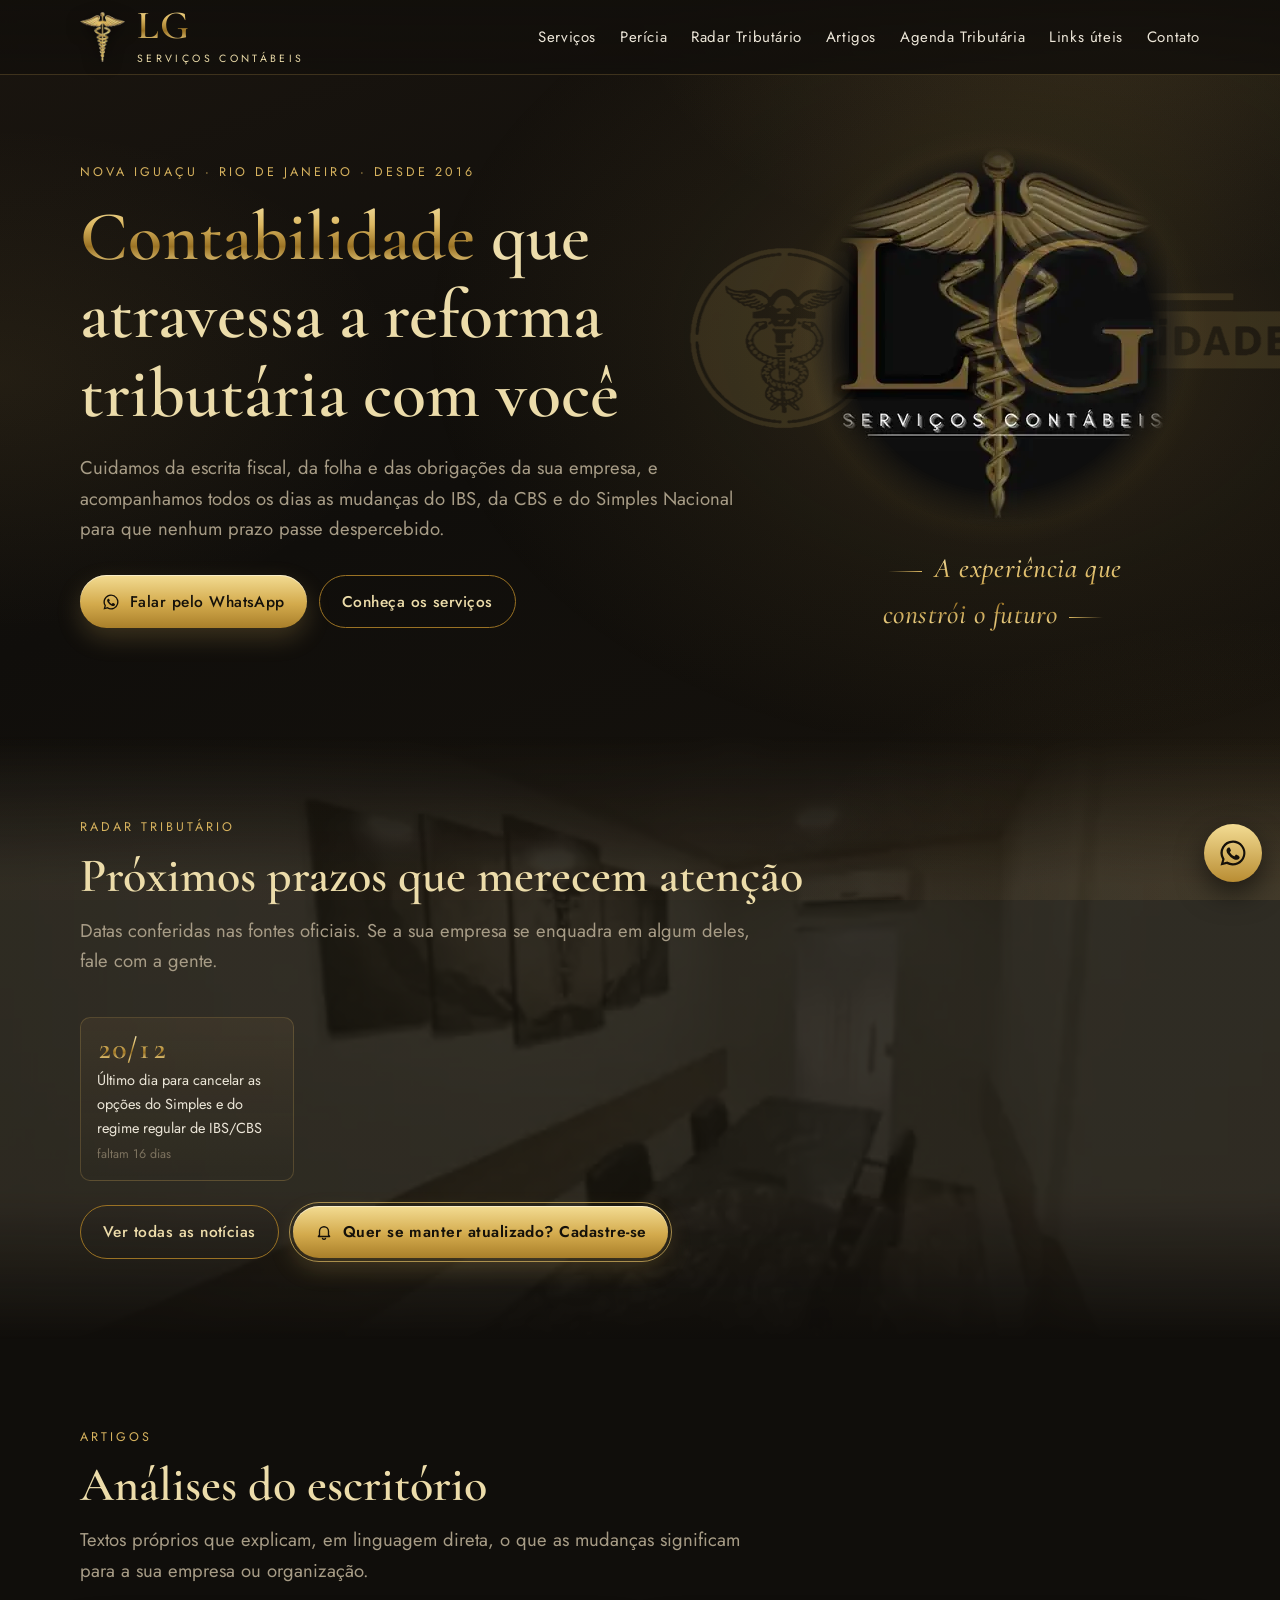
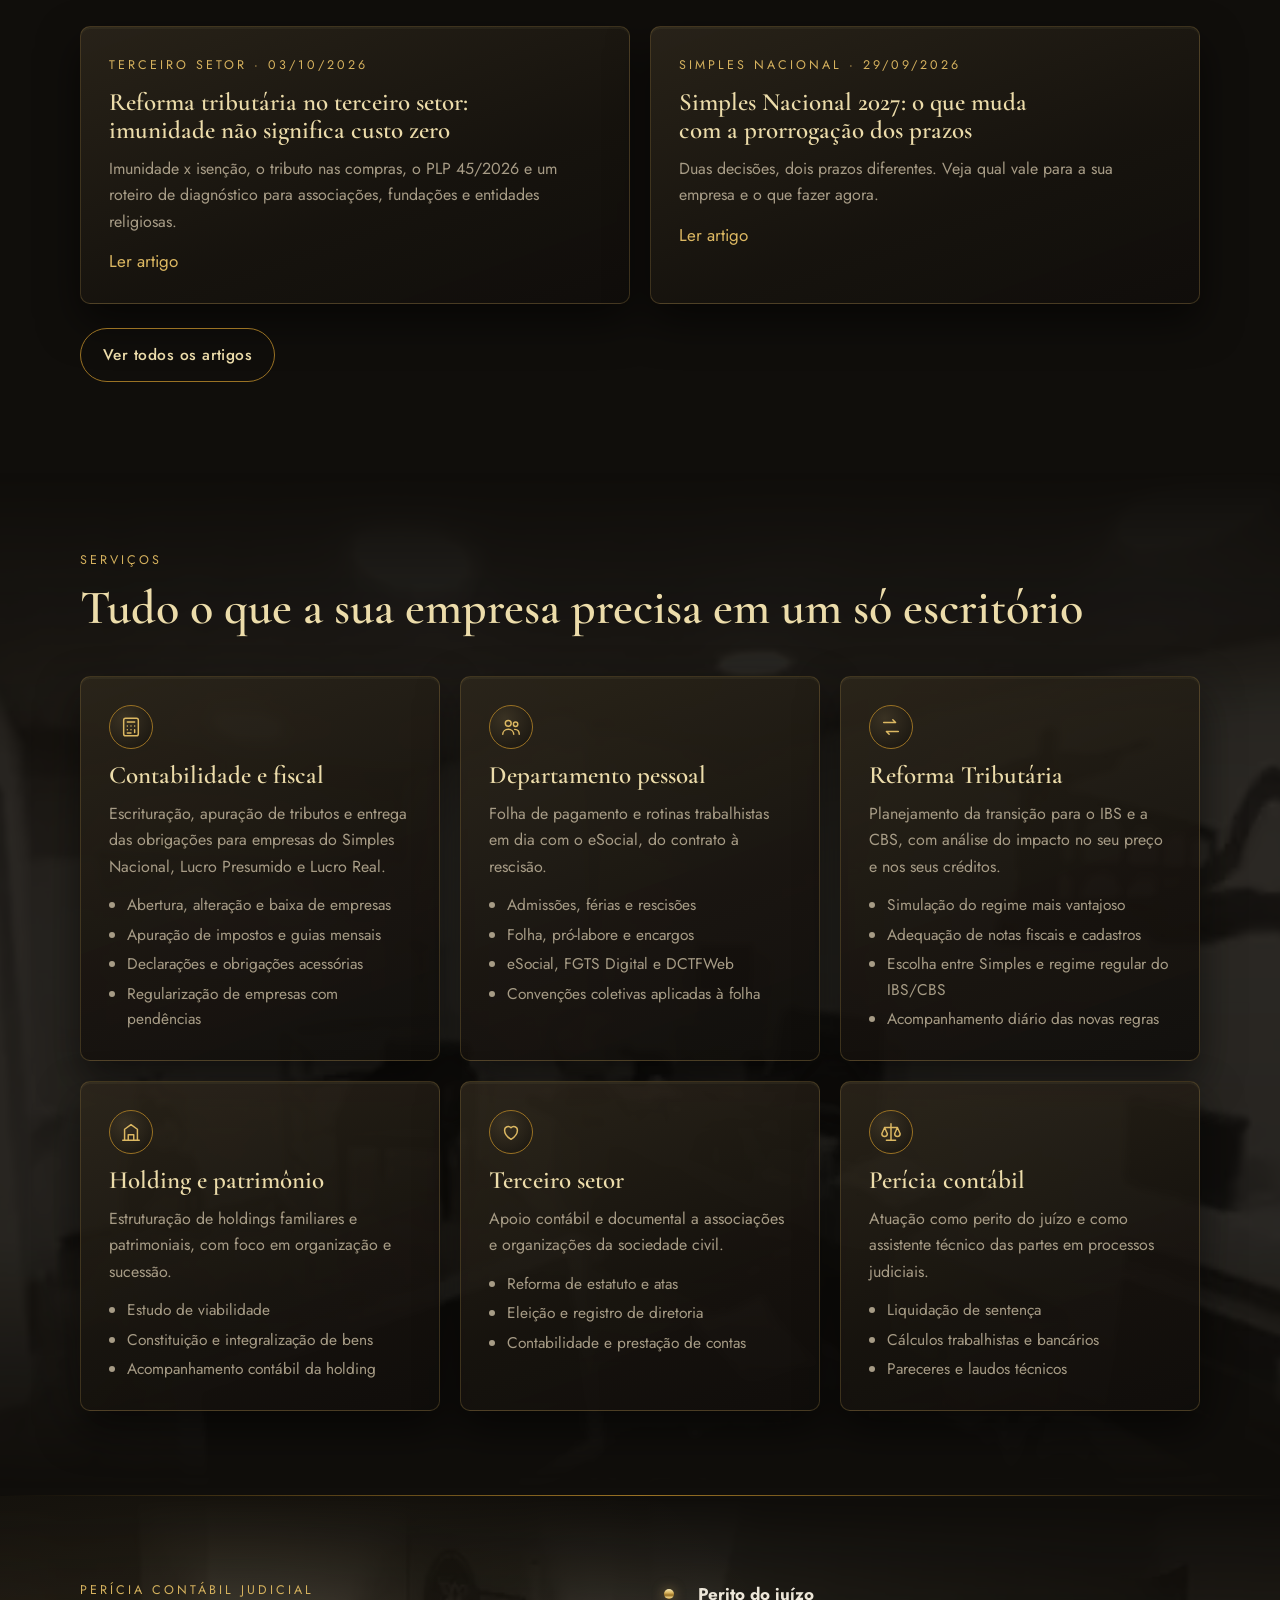
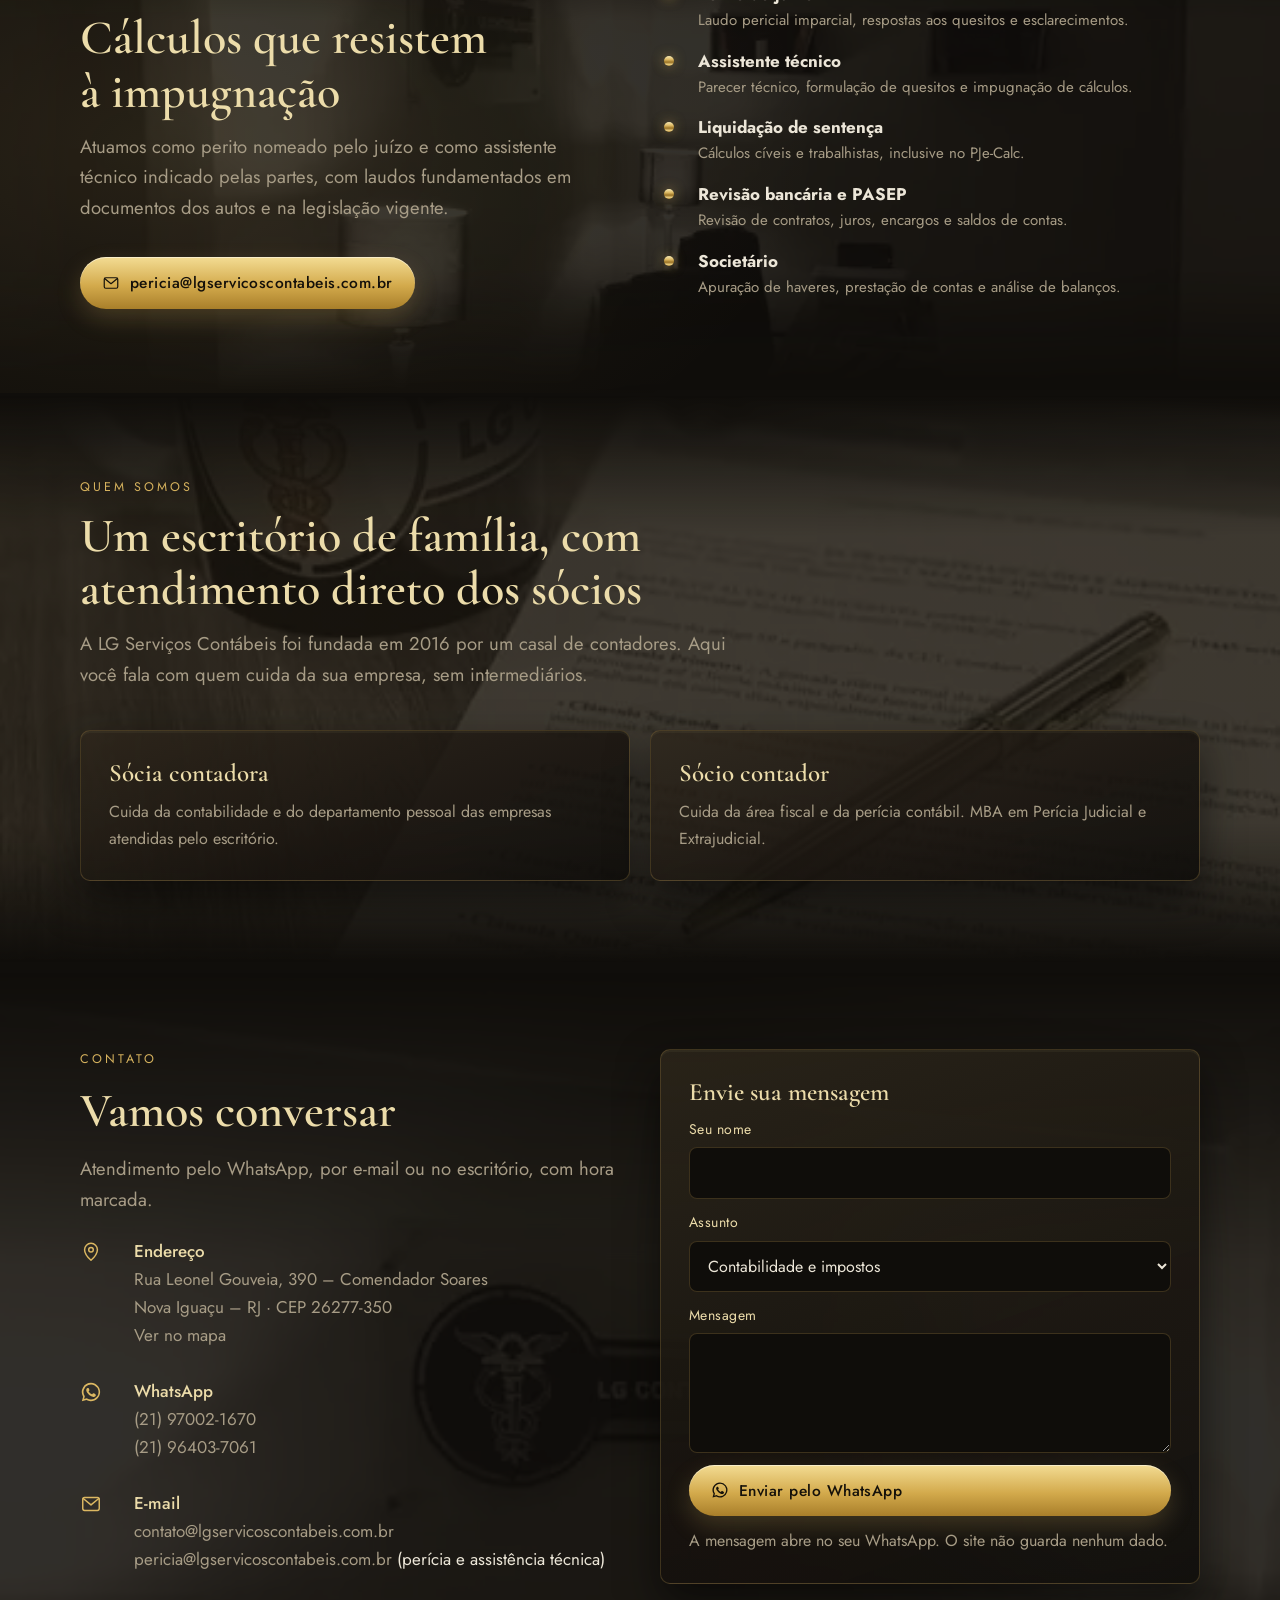
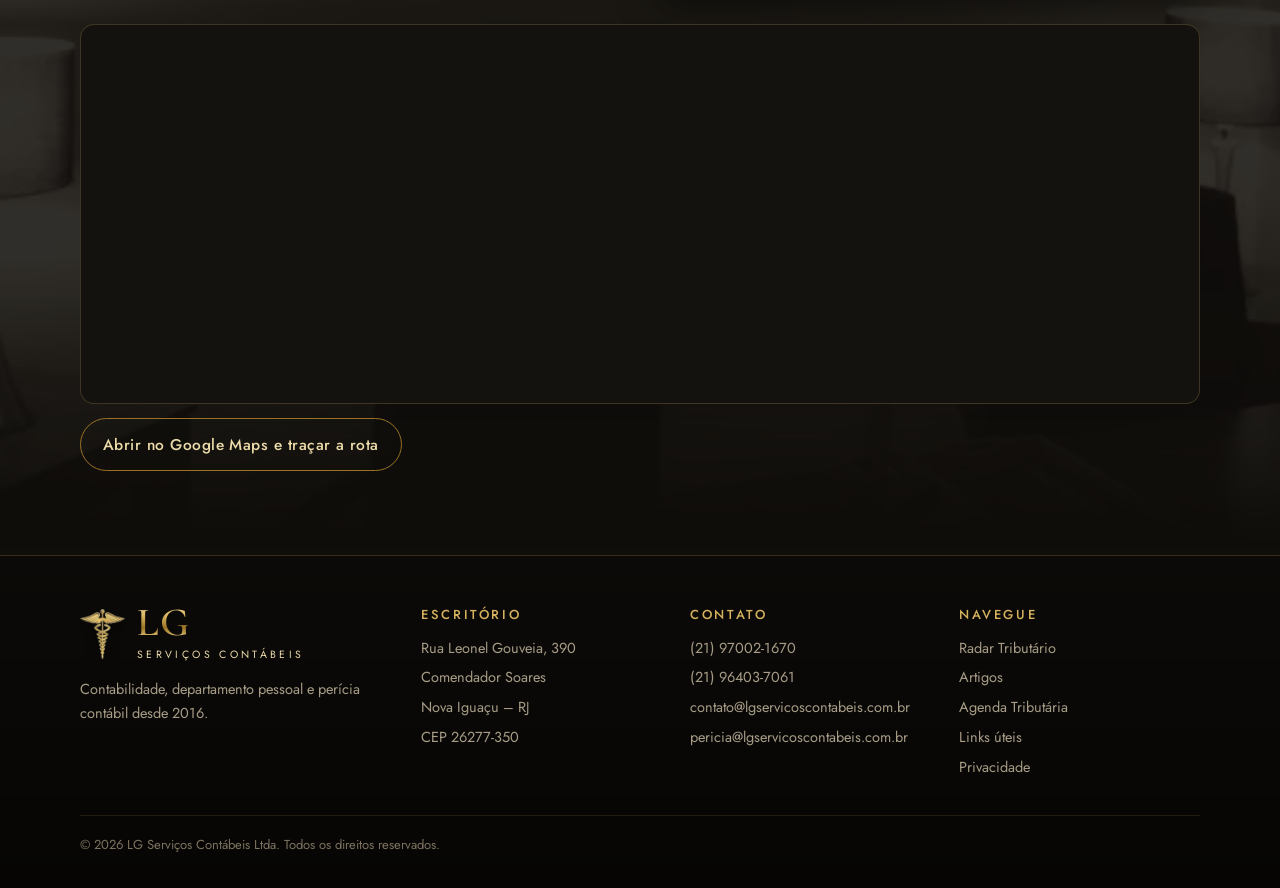
<file: index.html>
<!doctype html>
<html lang="pt-BR">
<head>
<meta charset="utf-8">
<meta name="viewport" content="width=device-width, initial-scale=1, viewport-fit=cover">
<title>LG Serviços Contábeis | Contabilidade em Nova Iguaçu</title>
<meta name="description" content="Escritório de contabilidade em Nova Iguaçu – RJ: contabilidade, departamento pessoal, reforma tributária e perícia contábil judicial.">
<meta name="theme-color" content="#0a0907">
<meta property="og:title" content="LG Serviços Contábeis | Contabilidade em Nova Iguaçu">
<meta property="og:description" content="Escritório de contabilidade em Nova Iguaçu – RJ: contabilidade, departamento pessoal, reforma tributária e perícia contábil judicial.">
<meta property="og:image" content="caduceu.webp">
<meta property="og:locale" content="pt_BR">
<link rel="icon" type="image/png" href="favicon.png">
<link rel="apple-touch-icon" href="favicon.png">
<link rel="preconnect" href="https://fonts.googleapis.com">
<link rel="preconnect" href="https://fonts.gstatic.com" crossorigin>
<link rel="stylesheet" href="https://fonts.googleapis.com/css2?family=Cormorant+Garamond:wght@500;600&family=Jost:wght@400;500&display=swap">
<link rel="stylesheet" href="style.css?v=14">
</head>
<body>
<header class="topbar">
<div class="wrap">
<a class="brand" href="index.html" aria-label="LG Serviços Contábeis – página inicial">
<img src="caduceu.webp" alt="" width="45" height="50">
<span><span class="lg gold-text">LG</span><span class="sub">SERVIÇOS CONTÁBEIS</span></span>
</a>
<button class="menu-btn" type="button" aria-expanded="false" aria-controls="nav">Menu</button>
<nav class="nav" id="nav" aria-label="Principal"><a href="index.html#servicos">Serviços</a><a href="index.html#pericia">Perícia</a><a href="noticias.html">Radar Tributário</a><a href="artigos.html">Artigos</a><a href="agenda.html">Agenda Tributária</a><a href="links.html">Links úteis</a><a href="index.html#contato">Contato</a></nav>
</div>
</header>
<main id="conteudo">

<section class="hero" style="padding:0">
<div class="wrap">
<div>
<span class="eyebrow">Nova Iguaçu · Rio de Janeiro · desde 2016</span>
<h1><span class="gold-text">Contabilidade</span> que atravessa a reforma tributária com você</h1>
<p class="lead">Cuidamos da escrita fiscal, da folha e das obrigações da sua empresa, e acompanhamos todos os dias as mudanças do IBS, da CBS e do Simples Nacional para que nenhum prazo passe despercebido.</p>
<div class="actions">
<a class="btn btn-gold" href="https://wa.me/5521970021670?text=Ol%C3%A1%21%20Vim%20pelo%20site%20da%20LG%20Servi%C3%A7os%20Cont%C3%A1beis%20e%20gostaria%20de%20conversar%20sobre%20os%20servi%C3%A7os%20do%20escrit%C3%B3rio%20para%20a%20minha%20empresa%20ou%20organiza%C3%A7%C3%A3o." target="_blank" rel="noopener"><svg viewBox="0 0 24 24" fill="currentColor"><path d="M12 2a10 10 0 0 0-8.6 15.1L2 22l5-1.3A10 10 0 1 0 12 2zm0 18.2a8.2 8.2 0 0 1-4.2-1.2l-.3-.2-3 .8.8-2.9-.2-.3A8.2 8.2 0 1 1 12 20.2zm4.5-6.1c-.2-.1-1.5-.7-1.7-.8-.2-.1-.4-.1-.6.1l-.8 1c-.1.2-.3.2-.5.1a6.7 6.7 0 0 1-3.3-2.9c-.3-.4.2-.4.7-1.4.1-.2 0-.3 0-.4l-.8-1.8c-.2-.5-.4-.4-.6-.4h-.5a1 1 0 0 0-.7.3 2.9 2.9 0 0 0-.9 2.2 5.1 5.1 0 0 0 1.1 2.7 11.6 11.6 0 0 0 4.4 3.9c1.6.7 2.3.8 3.1.7.5-.1 1.5-.6 1.7-1.2.2-.6.2-1.1.2-1.2-.1-.1-.2-.2-.5-.3z"/></svg> Falar pelo WhatsApp</a>
<a class="btn btn-line" href="#servicos">Conheça os serviços</a>
</div>
</div>
<div class="hero-brand"><div class="hero-logo"><img class="wm" src="logo-antigo.webp" alt="" aria-hidden="true" width="600" height="194"><img class="sym" src="simbolo.webp" alt="Símbolo da LG Serviços Contábeis" width="380" height="380"></div><p class="slogan gold-text">A experiência que constrói o futuro</p></div>
</div>
</section>

<dialog id="cadastro" class="signup-modal" aria-labelledby="cad-titulo">
<div class="signup-card">
<button class="modal-x" type="button" data-fechar aria-label="Fechar">&times;</button>
<div class="signup-text">
<span class="eyebrow">Radar Tributário por e-mail</span>
<h2 id="cad-titulo">Quer se manter atualizado sobre a <span class="gold-text">reforma tributária</span>?</h2>
<p class="lead">Cadastre-se e receba os prazos, as novas regras do IBS, da CBS e do Simples Nacional e o que muda para a sua empresa, explicados pelo escritório.</p>
<ul class="signup-points"><li>Um e-mail por dia útil, só quando houver novidade</li><li>Alertas de prazos e prorrogações</li><li>Sem propaganda. Cancele quando quiser</li></ul>
</div>
<form id="form-radar" class="signup-form" novalidate>
<div class="field"><label for="r-nome">Nome completo</label><input id="r-nome" name="nome" autocomplete="name" required></div>
<div class="field"><label for="r-email">E-mail</label><input id="r-email" name="email" type="email" autocomplete="email" required></div>
<div class="field"><label for="r-perfil">Você é</label><select id="r-perfil" name="perfil" required><option value="" selected disabled>Selecione</option><option>Cliente da LG</option><option>Empresário(a) ou empreendedor(a)</option><option>Profissional da contabilidade</option><option>Outro</option></select></div>
<label class="consent" for="r-lgpd"><input id="r-lgpd" name="lgpd" type="checkbox" required><span>Autorizo a LG Serviços Contábeis a usar meus dados para enviar atualizações e sei que posso cancelar a qualquer momento. <a href="privacidade.html">Política de privacidade</a></span></label>
<button class="btn btn-gold" type="submit">Quero me cadastrar</button>
<p class="note" id="radar-aviso" aria-live="polite">Depois do cadastro, enviamos um e-mail para você confirmar a inscrição.</p>
</form>
</div>
</dialog>

<section id="radar" class="band">
<div class="wrap">
<div class="sec-head"><span class="eyebrow">Radar Tributário</span><h2>Próximos prazos que merecem atenção</h2><p class="lead">Datas conferidas nas fontes oficiais. Se a sua empresa se enquadra em algum deles, fale com a gente.</p></div>
<div class="prazos" id="radar-prazos" data-limite="4"></div>
<div class="radar-actions"><a class="btn btn-line" href="noticias.html">Ver todas as notícias</a><button type="button" class="btn btn-gold btn-cta" data-abrir-cadastro><svg width="18" height="18" viewBox="0 0 24 24" fill="none" stroke="currentColor" stroke-width="1.8" stroke-linecap="round" stroke-linejoin="round" aria-hidden="true"><path d="M6 16V11a6 6 0 0 1 12 0v5l1.5 2h-15z"/><path d="M10 20.5a2.2 2.2 0 0 0 4 0"/></svg> Quer se manter atualizado? Cadastre-se</button></div>
</div>
</section>

<section id="artigos">
<div class="wrap">
<div class="sec-head"><span class="eyebrow">Artigos</span><h2>Análises do escritório</h2><p class="lead">Textos próprios que explicam, em linguagem direta, o que as mudanças significam para a sua empresa ou organização.</p></div>
<div class="grid-2" id="home-artigos" data-limite="4"></div>
<div class="radar-actions"><a class="btn btn-line" href="artigos.html">Ver todos os artigos</a></div>
</div>
</section>

<section id="servicos">
<div class="wrap">
<div class="sec-head"><span class="eyebrow">Serviços</span><h2>Tudo o que a sua empresa precisa em um só escritório</h2></div>
<div class="grid-3">
<article class="card"><span class="ico"><svg viewBox="0 0 24 24" fill="none" stroke="currentColor" stroke-width="1.6" stroke-linecap="round" stroke-linejoin="round"><rect x="4" y="2.5" width="16" height="19" rx="2"/><path d="M8 6.5h8M8 11h.01M12 11h.01M16 11h.01M8 15h.01M12 15h.01M16 15v3M8 18.5h4"/></svg></span><h3>Contabilidade e fiscal</h3><p>Escrituração, apuração de tributos e entrega das obrigações para empresas do Simples Nacional, Lucro Presumido e Lucro Real.</p><ul><li>Abertura, alteração e baixa de empresas</li><li>Apuração de impostos e guias mensais</li><li>Declarações e obrigações acessórias</li><li>Regularização de empresas com pendências</li></ul></article>
<article class="card"><span class="ico"><svg viewBox="0 0 24 24" fill="none" stroke="currentColor" stroke-width="1.6" stroke-linecap="round" stroke-linejoin="round"><circle cx="9" cy="8" r="3.2"/><path d="M3 20c0-3.3 2.7-5.5 6-5.5s6 2.2 6 5.5"/><circle cx="17" cy="9" r="2.4"/><path d="M16 14.6c2.9.1 5 2 5 5.4"/></svg></span><h3>Departamento pessoal</h3><p>Folha de pagamento e rotinas trabalhistas em dia com o eSocial, do contrato à rescisão.</p><ul><li>Admissões, férias e rescisões</li><li>Folha, pró-labore e encargos</li><li>eSocial, FGTS Digital e DCTFWeb</li><li>Convenções coletivas aplicadas à folha</li></ul></article>
<article class="card"><span class="ico"><svg viewBox="0 0 24 24" fill="none" stroke="currentColor" stroke-width="1.6" stroke-linecap="round" stroke-linejoin="round"><path d="M4 7h13l-3-3M20 17H7l3 3"/></svg></span><h3>Reforma Tributária</h3><p>Planejamento da transição para o IBS e a CBS, com análise do impacto no seu preço e nos seus créditos.</p><ul><li>Simulação do regime mais vantajoso</li><li>Adequação de notas fiscais e cadastros</li><li>Escolha entre Simples e regime regular do IBS/CBS</li><li>Acompanhamento diário das novas regras</li></ul></article>
<article class="card"><span class="ico"><svg viewBox="0 0 24 24" fill="none" stroke="currentColor" stroke-width="1.6" stroke-linecap="round" stroke-linejoin="round"><path d="M3 21h18M5 21V9l7-5 7 5v12M9 21v-6h6v6"/></svg></span><h3>Holding e patrimônio</h3><p>Estruturação de holdings familiares e patrimoniais, com foco em organização e sucessão.</p><ul><li>Estudo de viabilidade</li><li>Constituição e integralização de bens</li><li>Acompanhamento contábil da holding</li></ul></article>
<article class="card"><span class="ico"><svg viewBox="0 0 24 24" fill="none" stroke="currentColor" stroke-width="1.6" stroke-linecap="round" stroke-linejoin="round"><path d="M12 20s-7-4.4-7-10a4 4 0 0 1 7-2.6A4 4 0 0 1 19 10c0 5.6-7 10-7 10z"/></svg></span><h3>Terceiro setor</h3><p>Apoio contábil e documental a associações e organizações da sociedade civil.</p><ul><li>Reforma de estatuto e atas</li><li>Eleição e registro de diretoria</li><li>Contabilidade e prestação de contas</li></ul></article>
<article class="card"><span class="ico"><svg viewBox="0 0 24 24" fill="none" stroke="currentColor" stroke-width="1.6" stroke-linecap="round" stroke-linejoin="round"><path d="M12 3v18M7 21h10M5 7h14M5 7l-3 7a3 3 0 0 0 6 0L5 7zM19 7l-3 7a3 3 0 0 0 6 0l-3-7z"/></svg></span><h3>Perícia contábil</h3><p>Atuação como perito do juízo e como assistente técnico das partes em processos judiciais.</p><ul><li>Liquidação de sentença</li><li>Cálculos trabalhistas e bancários</li><li>Pareceres e laudos técnicos</li></ul></article>
</div>
</div>
</section>

<hr class="rule">

<section id="pericia" class="pericia">
<div class="wrap">
<div class="sec-head" style="margin:0">
<span class="eyebrow">Perícia contábil judicial</span>
<h2>Cálculos que resistem à impugnação</h2>
<p class="lead">Atuamos como perito nomeado pelo juízo e como assistente técnico indicado pelas partes, com laudos fundamentados em documentos dos autos e na legislação vigente.</p>
<p style="margin-top:22px"><a class="btn btn-gold" href="mailto:pericia@lgservicoscontabeis.com.br"><svg viewBox="0 0 24 24" fill="none" stroke="currentColor" stroke-width="1.6" stroke-linecap="round" stroke-linejoin="round"><rect x="3" y="5" width="18" height="14" rx="2"/><path d="m3.5 6 8.5 7 8.5-7"/></svg> pericia@lgservicoscontabeis.com.br</a></p>
</div>
<ul class="checklist">
<li><span><b>Perito do juízo</b><small>Laudo pericial imparcial, respostas aos quesitos e esclarecimentos.</small></span></li>
<li><span><b>Assistente técnico</b><small>Parecer técnico, formulação de quesitos e impugnação de cálculos.</small></span></li>
<li><span><b>Liquidação de sentença</b><small>Cálculos cíveis e trabalhistas, inclusive no PJe-Calc.</small></span></li>
<li><span><b>Revisão bancária e PASEP</b><small>Revisão de contratos, juros, encargos e saldos de contas.</small></span></li>
<li><span><b>Societário</b><small>Apuração de haveres, prestação de contas e análise de balanços.</small></span></li>
</ul>
</div>
</section>

<section id="sobre" class="band">
<div class="wrap">
<div class="sec-head"><span class="eyebrow">Quem somos</span><h2>Um escritório de família, com atendimento direto dos sócios</h2><p class="lead">A LG Serviços Contábeis foi fundada em 2016 por um casal de contadores. Aqui você fala com quem cuida da sua empresa, sem intermediários.</p></div>
<div class="grid-2">
<article class="card"><h3>Sócia contadora</h3><p>Cuida da contabilidade e do departamento pessoal das empresas atendidas pelo escritório.</p></article>
<article class="card"><h3>Sócio contador</h3><p>Cuida da área fiscal e da perícia contábil. MBA em Perícia Judicial e Extrajudicial.</p></article>
</div>
</div>
</section>

<section id="contato" class="contact">
<div class="wrap">
<div class="info">
<div class="sec-head" style="margin:0"><span class="eyebrow">Contato</span><h2>Vamos conversar</h2><p class="lead">Atendimento pelo WhatsApp, por e-mail ou no escritório, com hora marcada.</p></div>
<div class="row"><svg viewBox="0 0 24 24" fill="none" stroke="currentColor" stroke-width="1.6" stroke-linecap="round" stroke-linejoin="round"><path d="M12 21s-7-6.2-7-11.5A7 7 0 0 1 19 9.5C19 14.8 12 21 12 21z"/><circle cx="12" cy="9.5" r="2.5"/></svg><div><b>Endereço</b><span>Rua Leonel Gouveia, 390 – Comendador Soares<br>Nova Iguaçu – RJ · CEP 26277-350</span><br><a href="https://www.google.com/maps/search/?api=1&query=Rua+Leonel+Gouveia+390+Comendador+Soares+Nova+Igua%C3%A7u+RJ" target="_blank" rel="noopener">Ver no mapa</a></div></div>
<div class="row"><svg viewBox="0 0 24 24" fill="currentColor"><path d="M12 2a10 10 0 0 0-8.6 15.1L2 22l5-1.3A10 10 0 1 0 12 2zm0 18.2a8.2 8.2 0 0 1-4.2-1.2l-.3-.2-3 .8.8-2.9-.2-.3A8.2 8.2 0 1 1 12 20.2zm4.5-6.1c-.2-.1-1.5-.7-1.7-.8-.2-.1-.4-.1-.6.1l-.8 1c-.1.2-.3.2-.5.1a6.7 6.7 0 0 1-3.3-2.9c-.3-.4.2-.4.7-1.4.1-.2 0-.3 0-.4l-.8-1.8c-.2-.5-.4-.4-.6-.4h-.5a1 1 0 0 0-.7.3 2.9 2.9 0 0 0-.9 2.2 5.1 5.1 0 0 0 1.1 2.7 11.6 11.6 0 0 0 4.4 3.9c1.6.7 2.3.8 3.1.7.5-.1 1.5-.6 1.7-1.2.2-.6.2-1.1.2-1.2-.1-.1-.2-.2-.5-.3z"/></svg><div><b>WhatsApp</b><a href="https://wa.me/5521970021670?text=Ol%C3%A1%21%20Vim%20pelo%20site%20da%20LG%20Servi%C3%A7os%20Cont%C3%A1beis%20e%20gostaria%20de%20conversar%20sobre%20os%20servi%C3%A7os%20do%20escrit%C3%B3rio%20para%20a%20minha%20empresa%20ou%20organiza%C3%A7%C3%A3o." target="_blank" rel="noopener">(21) 97002-1670</a><br><a href="https://wa.me/5521964037061?text=Ol%C3%A1%21%20Vim%20pelo%20site%20da%20LG%20Servi%C3%A7os%20Cont%C3%A1beis%20e%20gostaria%20de%20conversar%20sobre%20os%20servi%C3%A7os%20do%20escrit%C3%B3rio%20para%20a%20minha%20empresa%20ou%20organiza%C3%A7%C3%A3o." target="_blank" rel="noopener">(21) 96403-7061</a></div></div>
<div class="row"><svg viewBox="0 0 24 24" fill="none" stroke="currentColor" stroke-width="1.6" stroke-linecap="round" stroke-linejoin="round"><rect x="3" y="5" width="18" height="14" rx="2"/><path d="m3.5 6 8.5 7 8.5-7"/></svg><div><b>E-mail</b><a href="mailto:contato@lgservicoscontabeis.com.br">contato@lgservicoscontabeis.com.br</a><br><a href="mailto:pericia@lgservicoscontabeis.com.br">pericia@lgservicoscontabeis.com.br</a> (perícia e assistência técnica)</div></div>
</div>
<form id="form-contato" class="card" novalidate>
<h3>Envie sua mensagem</h3>
<div class="field"><label for="nome">Seu nome</label><input id="nome" name="nome" autocomplete="name" required></div>
<div class="field"><label for="assunto">Assunto</label><select id="assunto" name="assunto"><option>Contabilidade e impostos</option><option>Departamento pessoal</option><option>Abertura de empresa</option><option>Reforma tributária</option><option>Perícia ou assistência técnica</option><option>Outro assunto</option></select></div>
<div class="field"><label for="mensagem">Mensagem</label><textarea id="mensagem" name="mensagem" required></textarea></div>
<button class="btn btn-gold" type="submit"><svg viewBox="0 0 24 24" fill="currentColor"><path d="M12 2a10 10 0 0 0-8.6 15.1L2 22l5-1.3A10 10 0 1 0 12 2zm0 18.2a8.2 8.2 0 0 1-4.2-1.2l-.3-.2-3 .8.8-2.9-.2-.3A8.2 8.2 0 1 1 12 20.2zm4.5-6.1c-.2-.1-1.5-.7-1.7-.8-.2-.1-.4-.1-.6.1l-.8 1c-.1.2-.3.2-.5.1a6.7 6.7 0 0 1-3.3-2.9c-.3-.4.2-.4.7-1.4.1-.2 0-.3 0-.4l-.8-1.8c-.2-.5-.4-.4-.6-.4h-.5a1 1 0 0 0-.7.3 2.9 2.9 0 0 0-.9 2.2 5.1 5.1 0 0 0 1.1 2.7 11.6 11.6 0 0 0 4.4 3.9c1.6.7 2.3.8 3.1.7.5-.1 1.5-.6 1.7-1.2.2-.6.2-1.1.2-1.2-.1-.1-.2-.2-.5-.3z"/></svg> Enviar pelo WhatsApp</button>
<p class="note" id="form-aviso" aria-live="polite">A mensagem abre no seu WhatsApp. O site não guarda nenhum dado.</p>
</form>
<div class="map-box"><iframe title="Mapa do escritório da LG Serviços Contábeis" src="https://maps.google.com/maps?q=Rua%20Leonel%20Gouveia%2C%20390%20-%20Comendador%20Soares%2C%20Nova%20Igua%C3%A7u%20-%20RJ%2C%2026277-350&amp;z=16&amp;hl=pt-BR&amp;output=embed" loading="lazy" referrerpolicy="no-referrer-when-downgrade" allowfullscreen></iframe><a class="btn btn-line" href="https://www.google.com/maps/search/?api=1&amp;query=Rua+Leonel+Gouveia+390+Comendador+Soares+Nova+Igua%C3%A7u+RJ" target="_blank" rel="noopener">Abrir no Google Maps e traçar a rota</a></div>
</div>
</section>

</main>
<footer>
<div class="wrap">
<div class="cols">
<div>
<a class="brand" href="index.html"><img src="caduceu.webp" alt="" width="45" height="50"><span><span class="lg gold-text">LG</span><span class="sub">SERVIÇOS CONTÁBEIS</span></span></a>
<p style="margin-top:14px">Contabilidade, departamento pessoal e perícia contábil desde 2016.</p>
</div>
<div><h4>Escritório</h4><ul><li>Rua Leonel Gouveia, 390</li><li>Comendador Soares</li><li>Nova Iguaçu – RJ</li><li>CEP 26277-350</li></ul></div>
<div><h4>Contato</h4><ul><li><a href="https://wa.me/5521970021670?text=Ol%C3%A1%21%20Vim%20pelo%20site%20da%20LG%20Servi%C3%A7os%20Cont%C3%A1beis%20e%20gostaria%20de%20conversar%20sobre%20os%20servi%C3%A7os%20do%20escrit%C3%B3rio%20para%20a%20minha%20empresa%20ou%20organiza%C3%A7%C3%A3o." target="_blank" rel="noopener">(21) 97002-1670</a></li><li><a href="https://wa.me/5521964037061?text=Ol%C3%A1%21%20Vim%20pelo%20site%20da%20LG%20Servi%C3%A7os%20Cont%C3%A1beis%20e%20gostaria%20de%20conversar%20sobre%20os%20servi%C3%A7os%20do%20escrit%C3%B3rio%20para%20a%20minha%20empresa%20ou%20organiza%C3%A7%C3%A3o." target="_blank" rel="noopener">(21) 96403-7061</a></li><li><a href="mailto:contato@lgservicoscontabeis.com.br">contato@lgservicoscontabeis.com.br</a></li><li><a href="mailto:pericia@lgservicoscontabeis.com.br">pericia@lgservicoscontabeis.com.br</a></li></ul></div>
<div><h4>Navegue</h4><ul><li><a href="noticias.html">Radar Tributário</a></li><li><a href="artigos.html">Artigos</a></li><li><a href="agenda.html">Agenda Tributária</a></li><li><a href="links.html">Links úteis</a></li><li><a href="privacidade.html">Privacidade</a></li></ul></div>
</div>
<div class="legal"><span>© <span id="ano">2026</span> LG Serviços Contábeis Ltda. Todos os direitos reservados.</span></div>
</div>
</footer>
<a class="wa-float" href="https://wa.me/5521970021670?text=Ol%C3%A1%21%20Vim%20pelo%20site%20da%20LG%20Servi%C3%A7os%20Cont%C3%A1beis%20e%20gostaria%20de%20conversar%20sobre%20os%20servi%C3%A7os%20do%20escrit%C3%B3rio%20para%20a%20minha%20empresa%20ou%20organiza%C3%A7%C3%A3o." target="_blank" rel="noopener" aria-label="Falar com o escritório pelo WhatsApp"><svg viewBox="0 0 24 24" fill="currentColor"><path d="M12 2a10 10 0 0 0-8.6 15.1L2 22l5-1.3A10 10 0 1 0 12 2zm0 18.2a8.2 8.2 0 0 1-4.2-1.2l-.3-.2-3 .8.8-2.9-.2-.3A8.2 8.2 0 1 1 12 20.2zm4.5-6.1c-.2-.1-1.5-.7-1.7-.8-.2-.1-.4-.1-.6.1l-.8 1c-.1.2-.3.2-.5.1a6.7 6.7 0 0 1-3.3-2.9c-.3-.4.2-.4.7-1.4.1-.2 0-.3 0-.4l-.8-1.8c-.2-.5-.4-.4-.6-.4h-.5a1 1 0 0 0-.7.3 2.9 2.9 0 0 0-.9 2.2 5.1 5.1 0 0 0 1.1 2.7 11.6 11.6 0 0 0 4.4 3.9c1.6.7 2.3.8 3.1.7.5-.1 1.5-.6 1.7-1.2.2-.6.2-1.1.2-1.2-.1-.1-.2-.2-.5-.3z"/></svg></a>
<script src="main.js?v=22" defer></script>
</body>
</html>
</file>
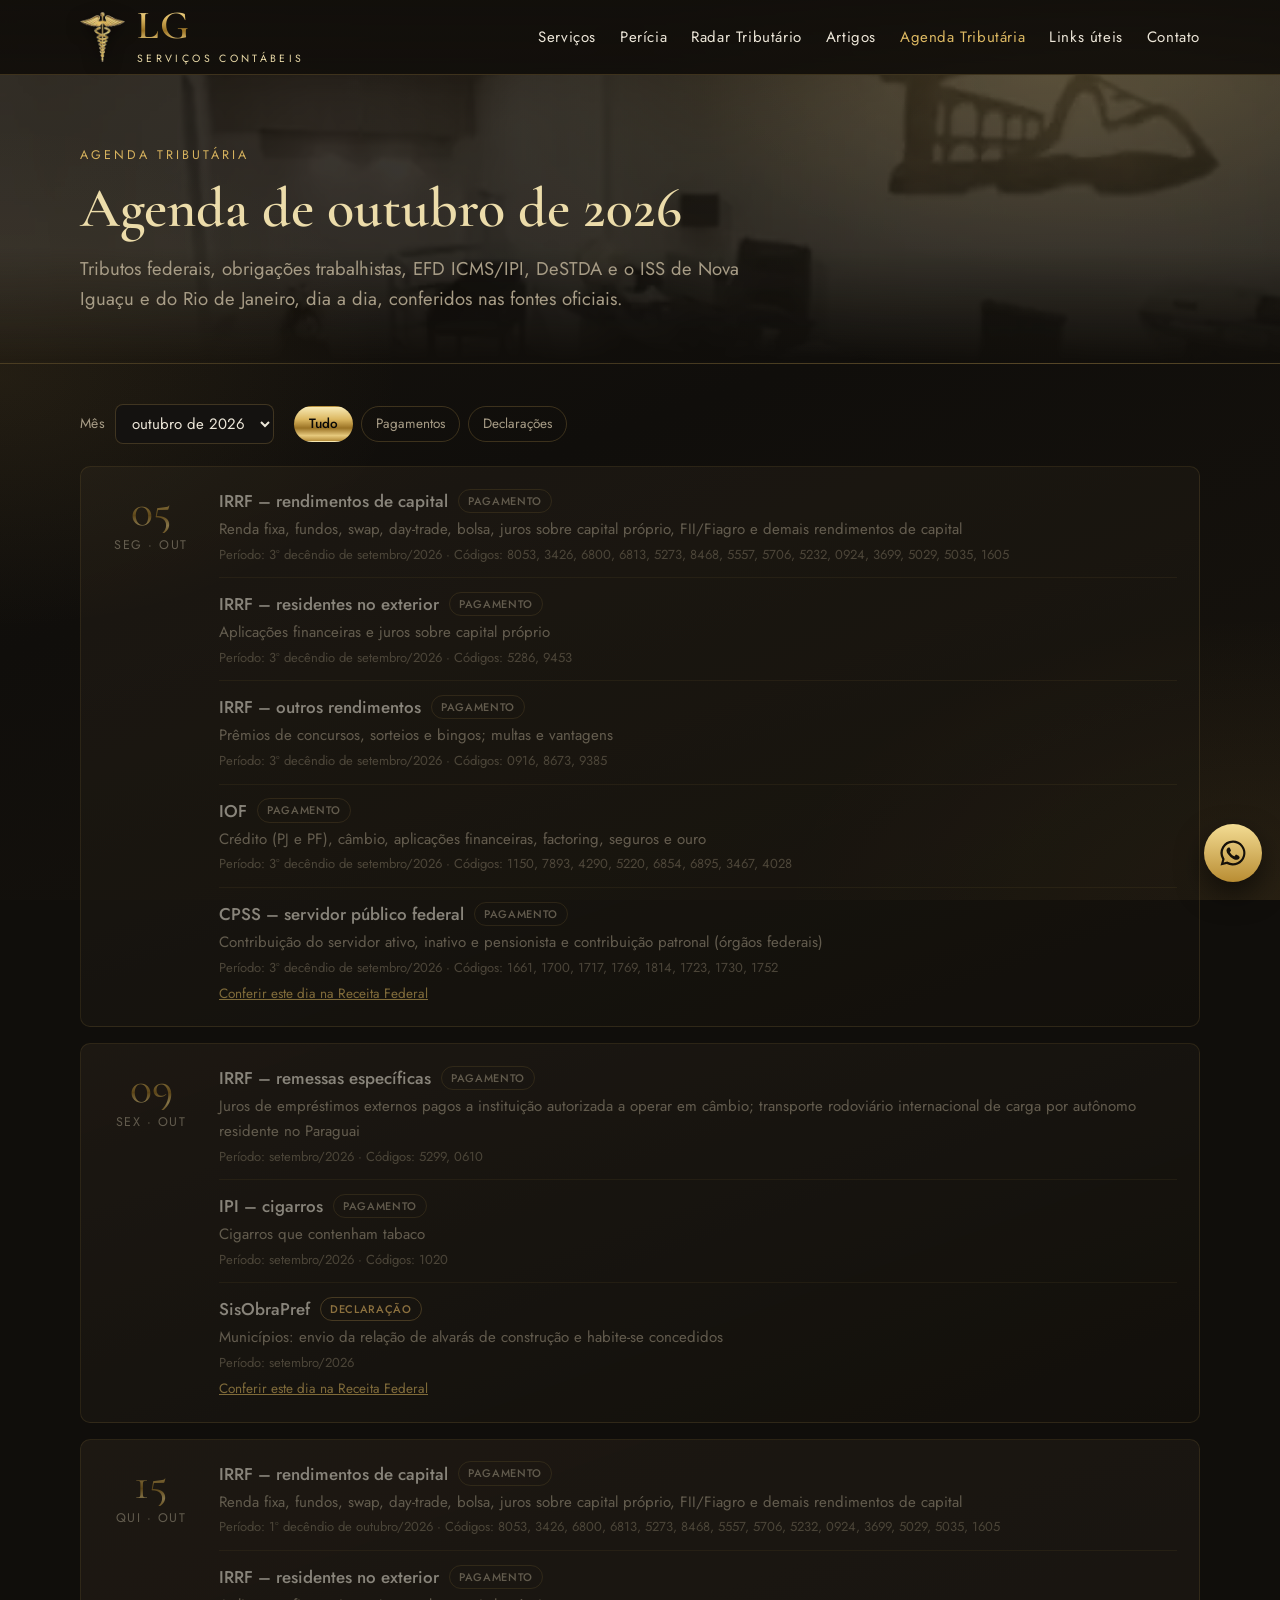
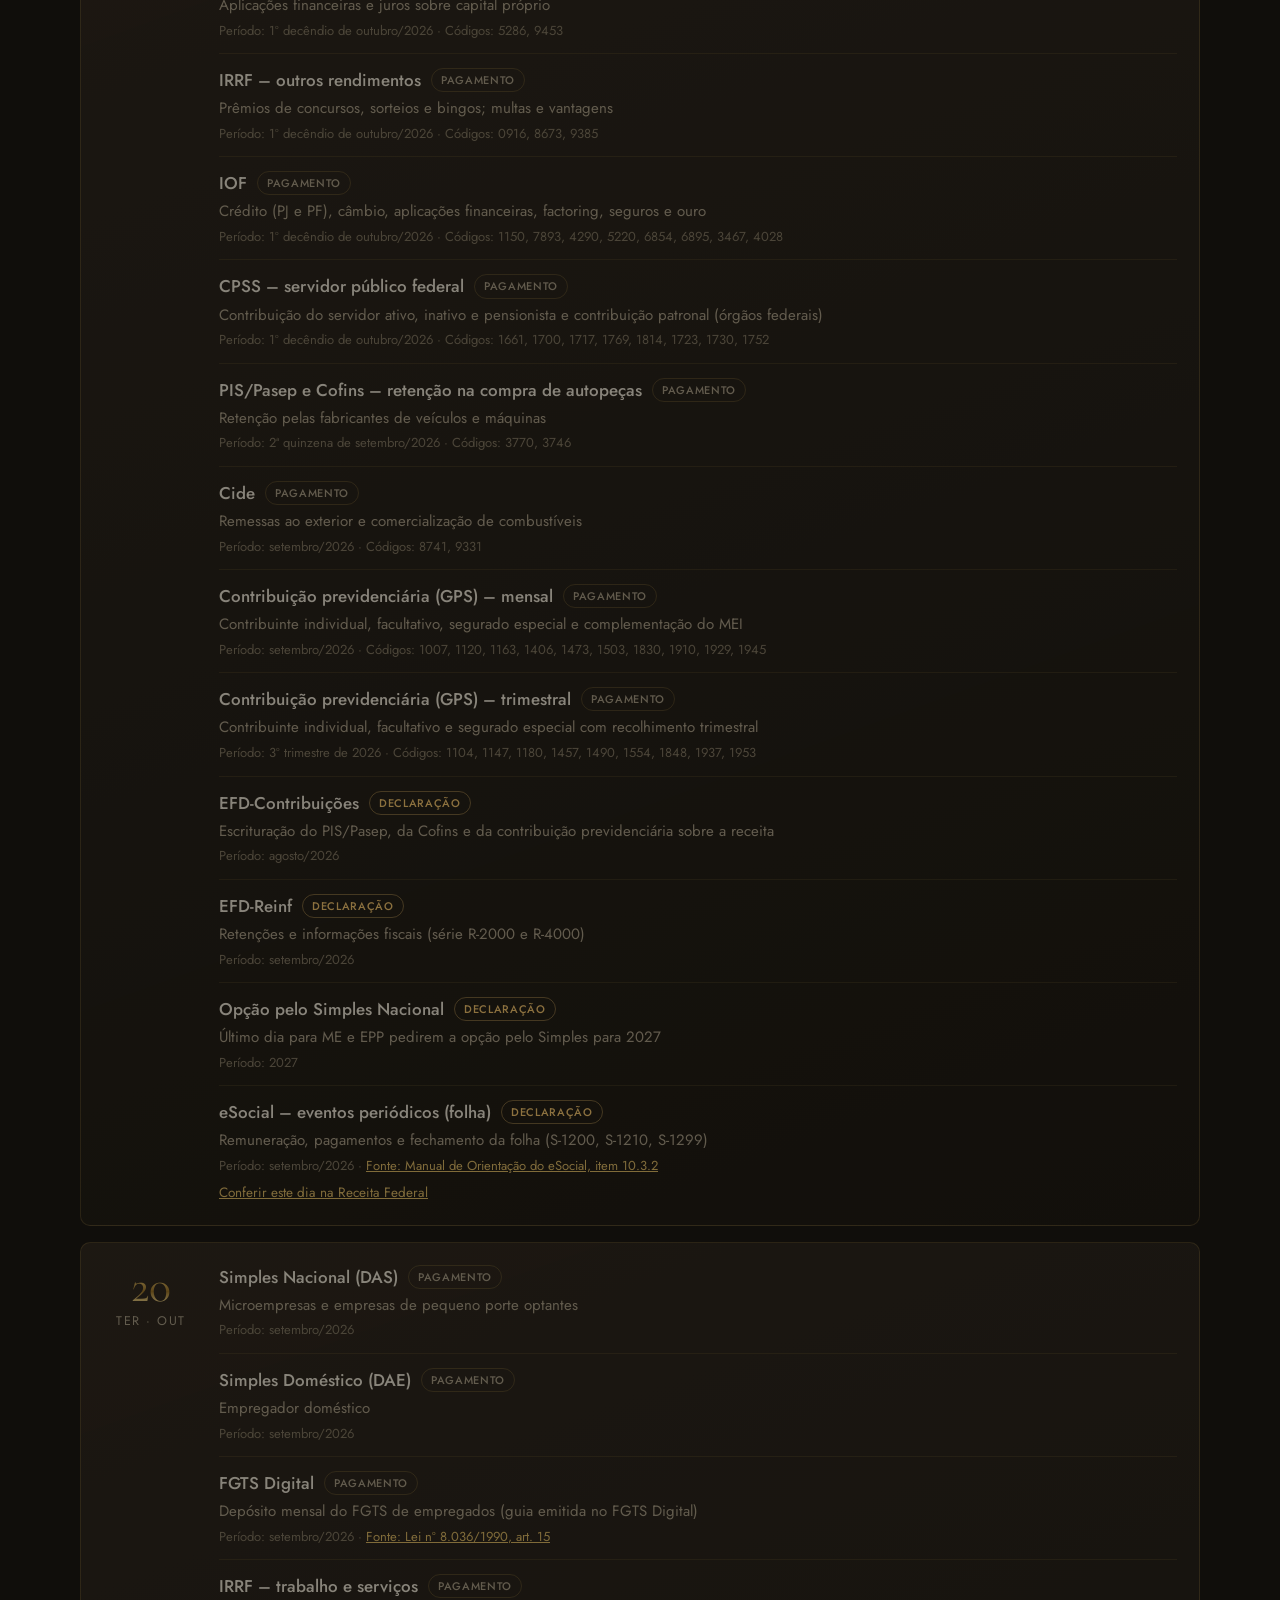
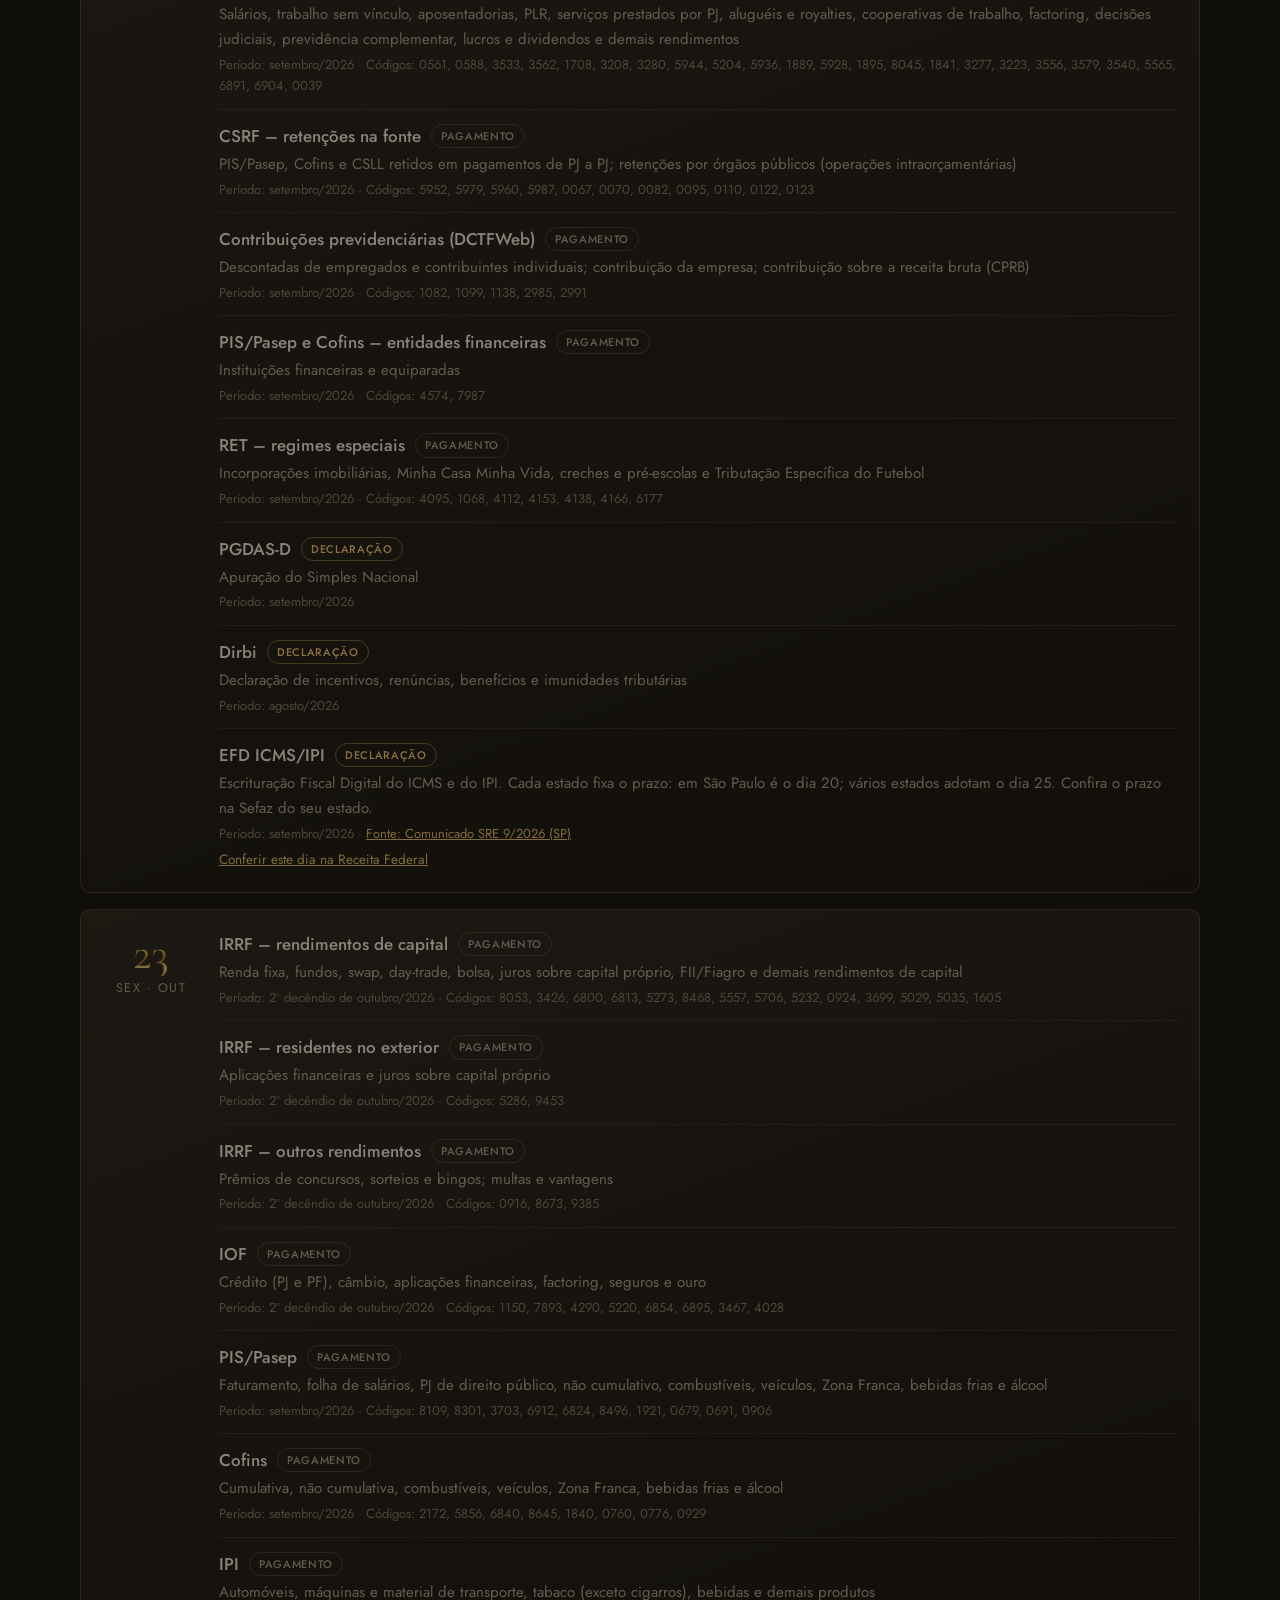
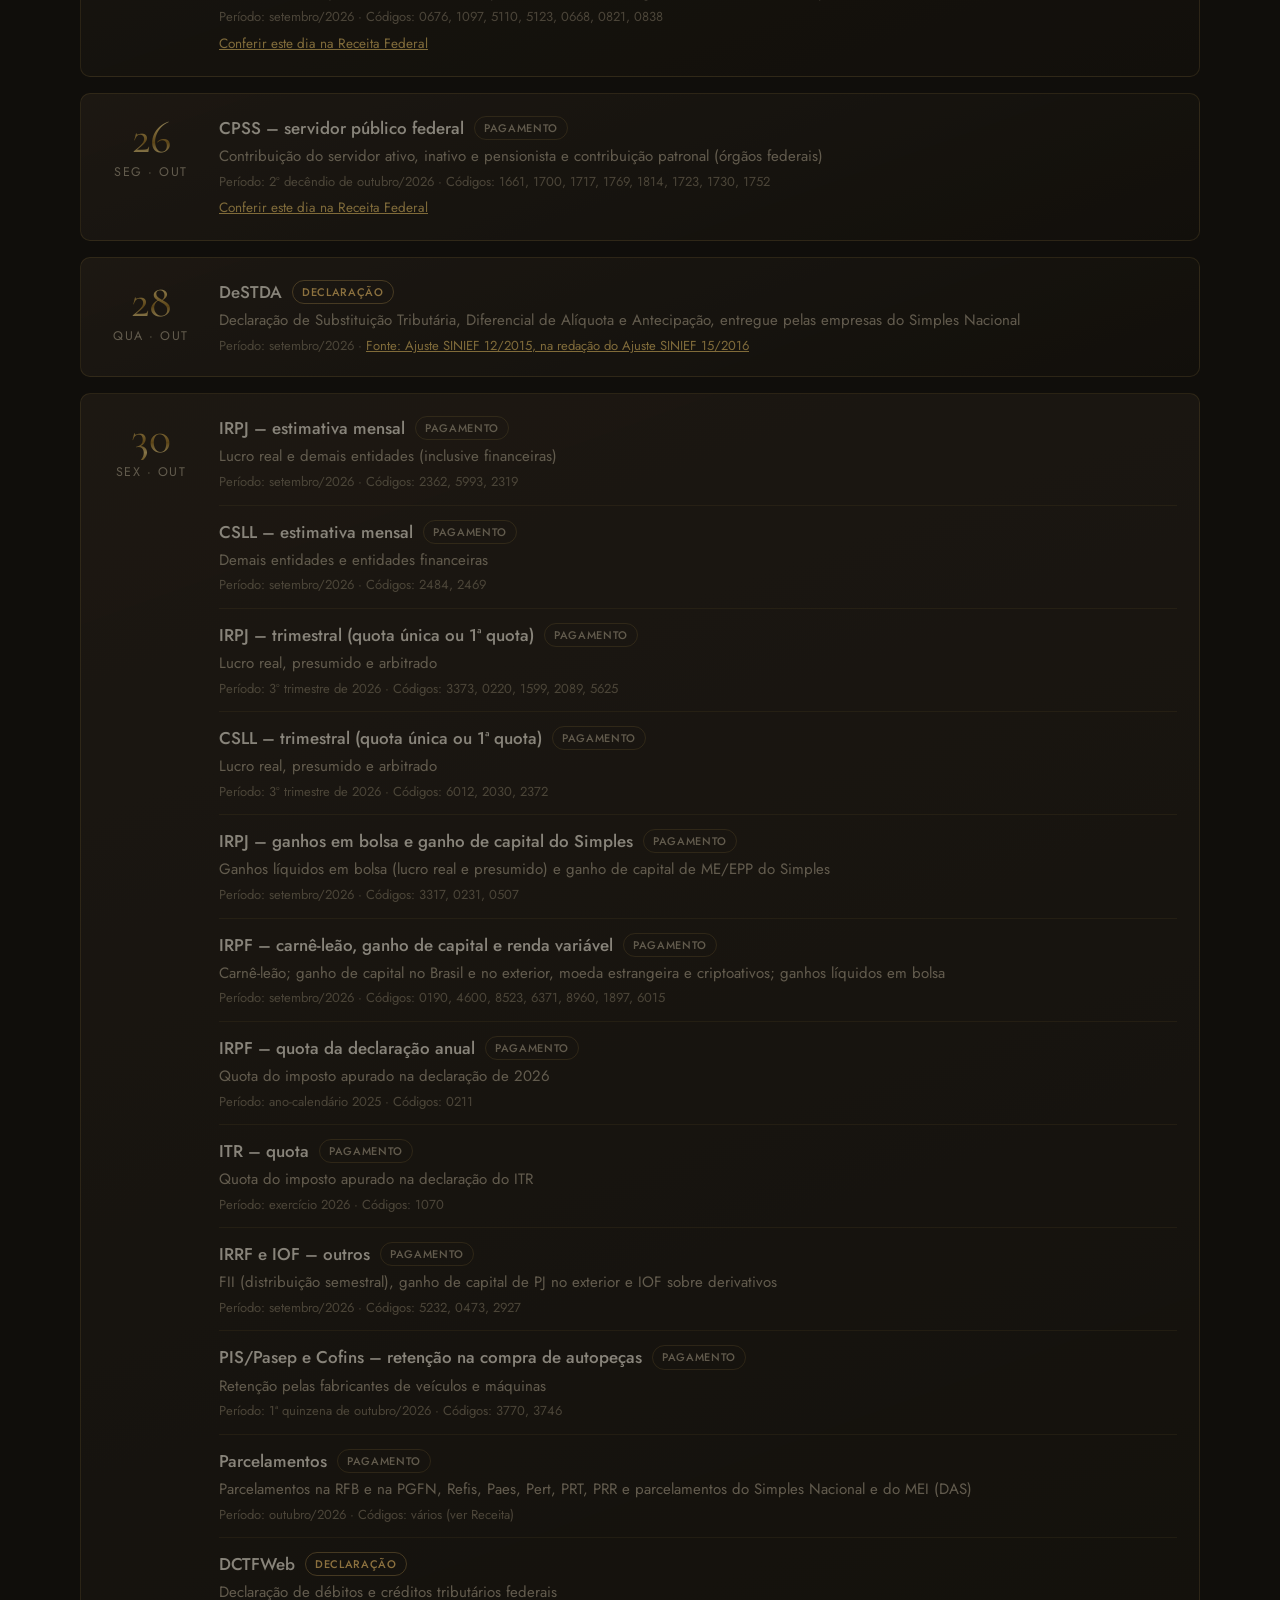
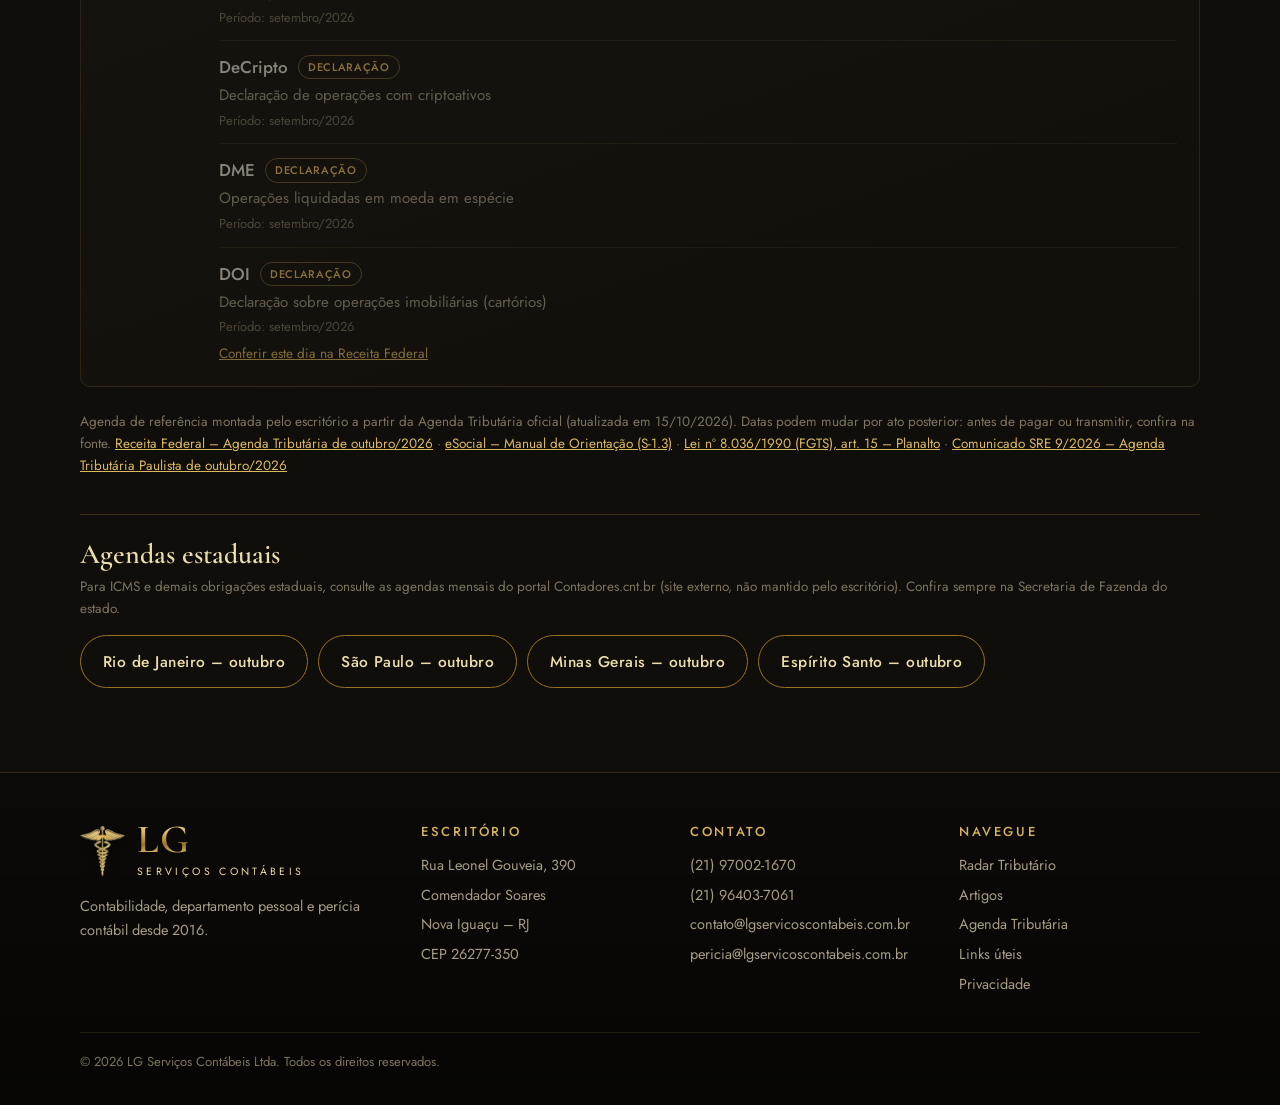
<file: agenda.html>
<!doctype html>
<html lang="pt-BR">
<head>
<meta charset="utf-8">
<meta name="viewport" content="width=device-width, initial-scale=1, viewport-fit=cover">
<title>Agenda Tributária | LG Serviços Contábeis</title>
<meta name="description" content="Agenda tributária do mês: vencimentos de tributos federais, do ISS de Nova Iguaçu e do Rio de Janeiro e prazos de declarações, organizados por dia pela LG Serviços Contábeis.">
<meta name="theme-color" content="#0a0907">
<meta property="og:title" content="Agenda Tributária | LG Serviços Contábeis">
<meta property="og:description" content="Agenda tributária do mês: vencimentos de tributos federais e prazos de declarações, organizados por dia pela LG Serviços Contábeis.">
<meta property="og:image" content="caduceu.webp">
<meta property="og:locale" content="pt_BR">
<link rel="icon" type="image/png" href="favicon.png">
<link rel="apple-touch-icon" href="favicon.png">
<link rel="preconnect" href="https://fonts.googleapis.com">
<link rel="preconnect" href="https://fonts.gstatic.com" crossorigin>
<link rel="stylesheet" href="https://fonts.googleapis.com/css2?family=Cormorant+Garamond:wght@500;600&family=Jost:wght@400;500&display=swap">
<link rel="stylesheet" href="style.css?v=14">
</head>
<body>
<header class="topbar">
<div class="wrap">
<a class="brand" href="index.html" aria-label="LG Serviços Contábeis – página inicial">
<img src="caduceu.webp" alt="" width="45" height="50">
<span><span class="lg gold-text">LG</span><span class="sub">SERVIÇOS CONTÁBEIS</span></span>
</a>
<button class="menu-btn" type="button" aria-expanded="false" aria-controls="nav">Menu</button>
<nav class="nav" id="nav" aria-label="Principal"><a href="index.html#servicos">Serviços</a><a href="index.html#pericia">Perícia</a><a href="noticias.html">Radar Tributário</a><a href="artigos.html">Artigos</a><a href="agenda.html" aria-current="page">Agenda Tributária</a><a href="links.html">Links úteis</a><a href="index.html#contato">Contato</a></nav>
</div>
</header>
<main id="conteudo">

<div class="page-head ph-escritorio"><div class="wrap"><span class="eyebrow">Agenda Tributária</span><h1 id="ag-titulo">Vencimentos do mês</h1><p class="lead">Tributos federais, obrigações trabalhistas, EFD ICMS/IPI, DeSTDA e o ISS de Nova Iguaçu e do Rio de Janeiro, dia a dia, conferidos nas fontes oficiais.</p></div></div>
<section style="padding-block:40px 84px"><div class="wrap">
<div class="ag-barra">
<label class="ag-mes" for="ag-mes"><span>Mês</span><select id="ag-mes"></select></label>
<div class="editorias" id="ag-filtros" role="group" aria-label="Filtrar por tipo"></div>
</div>
<div id="ag-lista" class="ag-lista"><p class="note">Carregando a agenda...</p></div>
<div class="note ag-rodape" id="ag-rodape"></div>
<div class="ag-estados" id="ag-estados"><h2>Agendas estaduais</h2><p class="note">Para ICMS e demais obrigações estaduais, consulte as agendas mensais do portal Contadores.cnt.br (site externo, não mantido pelo escritório). Confira sempre na Secretaria de Fazenda do estado.</p><div class="ag-links"></div></div>
</div></section>

</main>
<footer>
<div class="wrap">
<div class="cols">
<div>
<a class="brand" href="index.html"><img src="caduceu.webp" alt="" width="45" height="50"><span><span class="lg gold-text">LG</span><span class="sub">SERVIÇOS CONTÁBEIS</span></span></a>
<p style="margin-top:14px">Contabilidade, departamento pessoal e perícia contábil desde 2016.</p>
</div>
<div><h4>Escritório</h4><ul><li>Rua Leonel Gouveia, 390</li><li>Comendador Soares</li><li>Nova Iguaçu – RJ</li><li>CEP 26277-350</li></ul></div>
<div><h4>Contato</h4><ul><li><a href="https://wa.me/5521970021670?text=Ol%C3%A1%21%20Vim%20pelo%20site%20da%20LG%20Servi%C3%A7os%20Cont%C3%A1beis%20e%20gostaria%20de%20conversar%20sobre%20os%20servi%C3%A7os%20do%20escrit%C3%B3rio%20para%20a%20minha%20empresa%20ou%20organiza%C3%A7%C3%A3o." target="_blank" rel="noopener">(21) 97002-1670</a></li><li><a href="https://wa.me/5521964037061?text=Ol%C3%A1%21%20Vim%20pelo%20site%20da%20LG%20Servi%C3%A7os%20Cont%C3%A1beis%20e%20gostaria%20de%20conversar%20sobre%20os%20servi%C3%A7os%20do%20escrit%C3%B3rio%20para%20a%20minha%20empresa%20ou%20organiza%C3%A7%C3%A3o." target="_blank" rel="noopener">(21) 96403-7061</a></li><li><a href="mailto:contato@lgservicoscontabeis.com.br">contato@lgservicoscontabeis.com.br</a></li><li><a href="mailto:pericia@lgservicoscontabeis.com.br">pericia@lgservicoscontabeis.com.br</a></li></ul></div>
<div><h4>Navegue</h4><ul><li><a href="noticias.html">Radar Tributário</a></li><li><a href="artigos.html">Artigos</a></li><li><a href="agenda.html">Agenda Tributária</a></li><li><a href="links.html">Links úteis</a></li><li><a href="privacidade.html">Privacidade</a></li></ul></div>
</div>
<div class="legal"><span>© <span id="ano">2026</span> LG Serviços Contábeis Ltda. Todos os direitos reservados.</span></div>
</div>
</footer>
<a class="wa-float" href="https://wa.me/5521970021670?text=Ol%C3%A1%21%20Vim%20pelo%20site%20da%20LG%20Servi%C3%A7os%20Cont%C3%A1beis%20e%20gostaria%20de%20conversar%20sobre%20os%20servi%C3%A7os%20do%20escrit%C3%B3rio%20para%20a%20minha%20empresa%20ou%20organiza%C3%A7%C3%A3o." target="_blank" rel="noopener" aria-label="Falar com o escritório pelo WhatsApp"><svg viewBox="0 0 24 24" fill="currentColor"><path d="M12 2a10 10 0 0 0-8.6 15.1L2 22l5-1.3A10 10 0 1 0 12 2zm0 18.2a8.2 8.2 0 0 1-4.2-1.2l-.3-.2-3 .8.8-2.9-.2-.3A8.2 8.2 0 1 1 12 20.2zm4.5-6.1c-.2-.1-1.5-.7-1.7-.8-.2-.1-.4-.1-.6.1l-.8 1c-.1.2-.3.2-.5.1a6.7 6.7 0 0 1-3.3-2.9c-.3-.4.2-.4.7-1.4.1-.2 0-.3 0-.4l-.8-1.8c-.2-.5-.4-.4-.6-.4h-.5a1 1 0 0 0-.7.3 2.9 2.9 0 0 0-.9 2.2 5.1 5.1 0 0 0 1.1 2.7 11.6 11.6 0 0 0 4.4 3.9c1.6.7 2.3.8 3.1.7.5-.1 1.5-.6 1.7-1.2.2-.6.2-1.1.2-1.2-.1-.1-.2-.2-.5-.3z"/></svg></a>
<script src="main.js?v=22" defer></script>
</body>
</html>
</file>
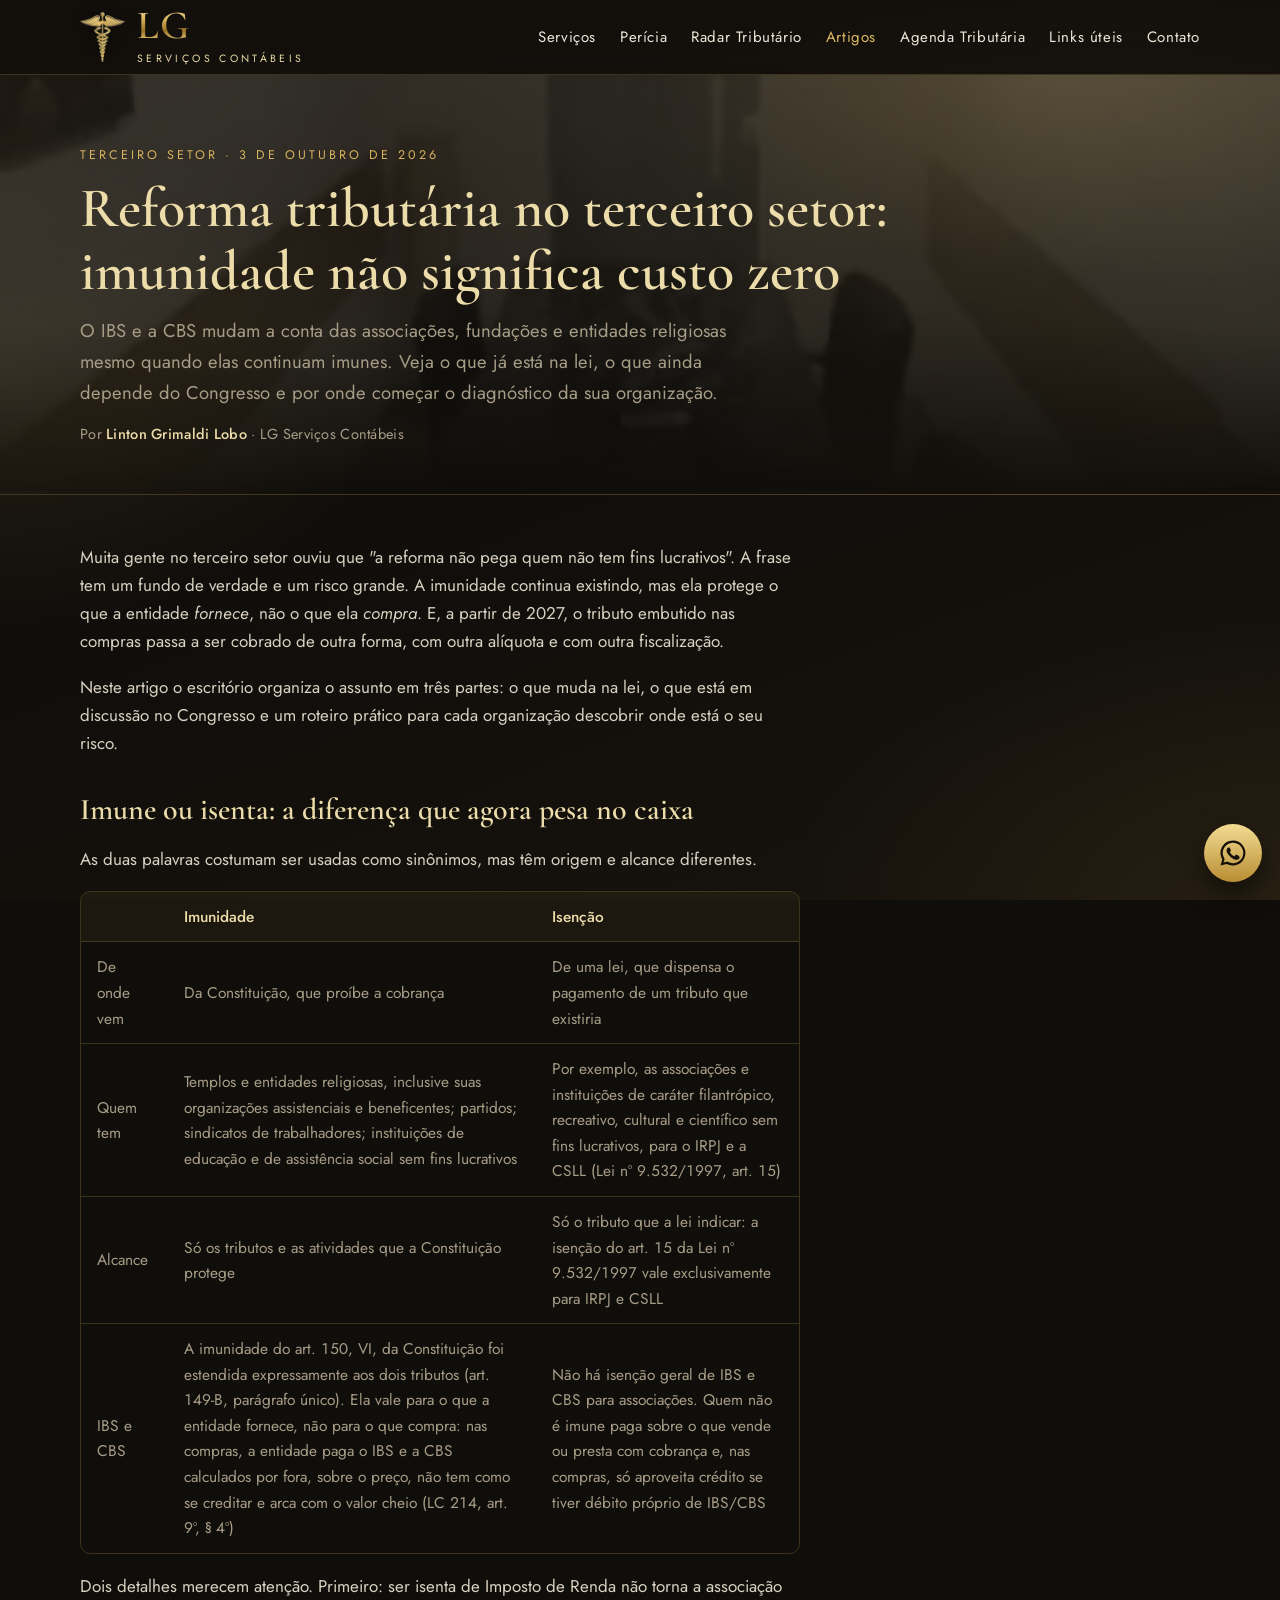
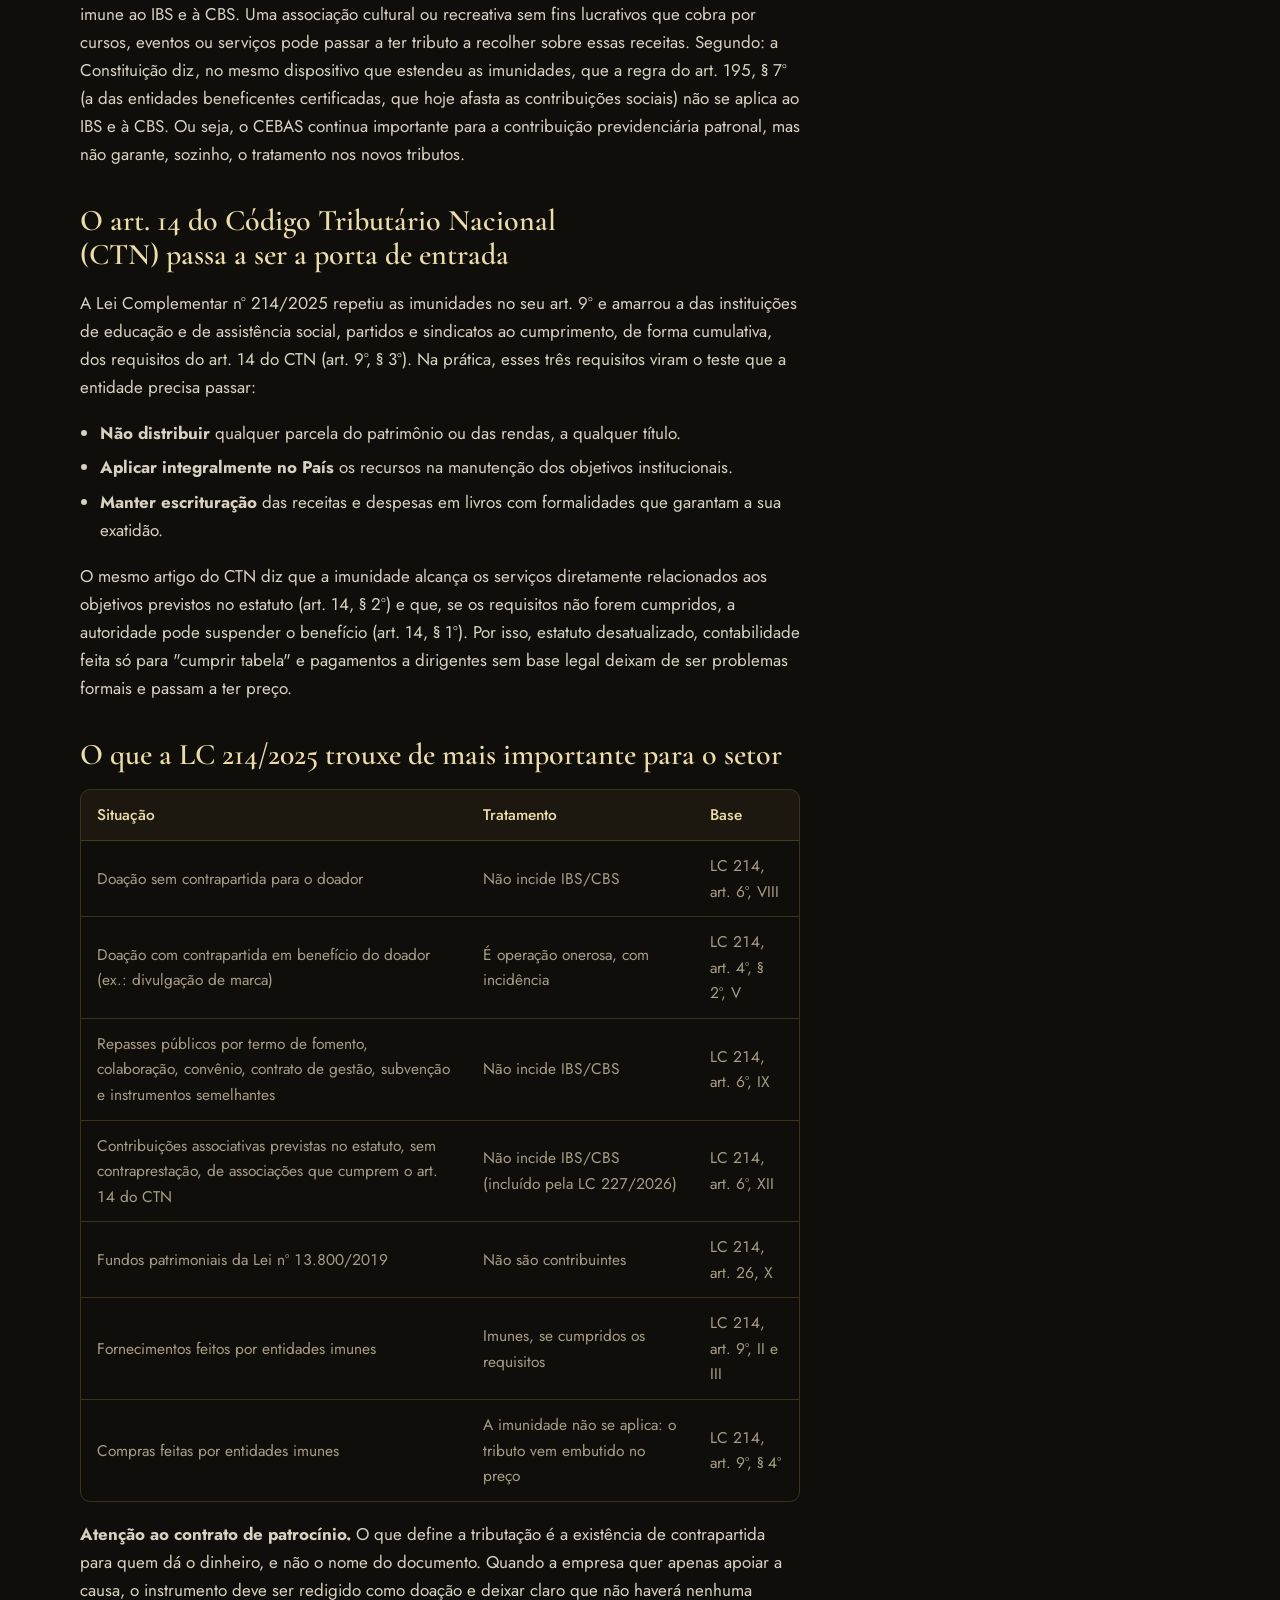
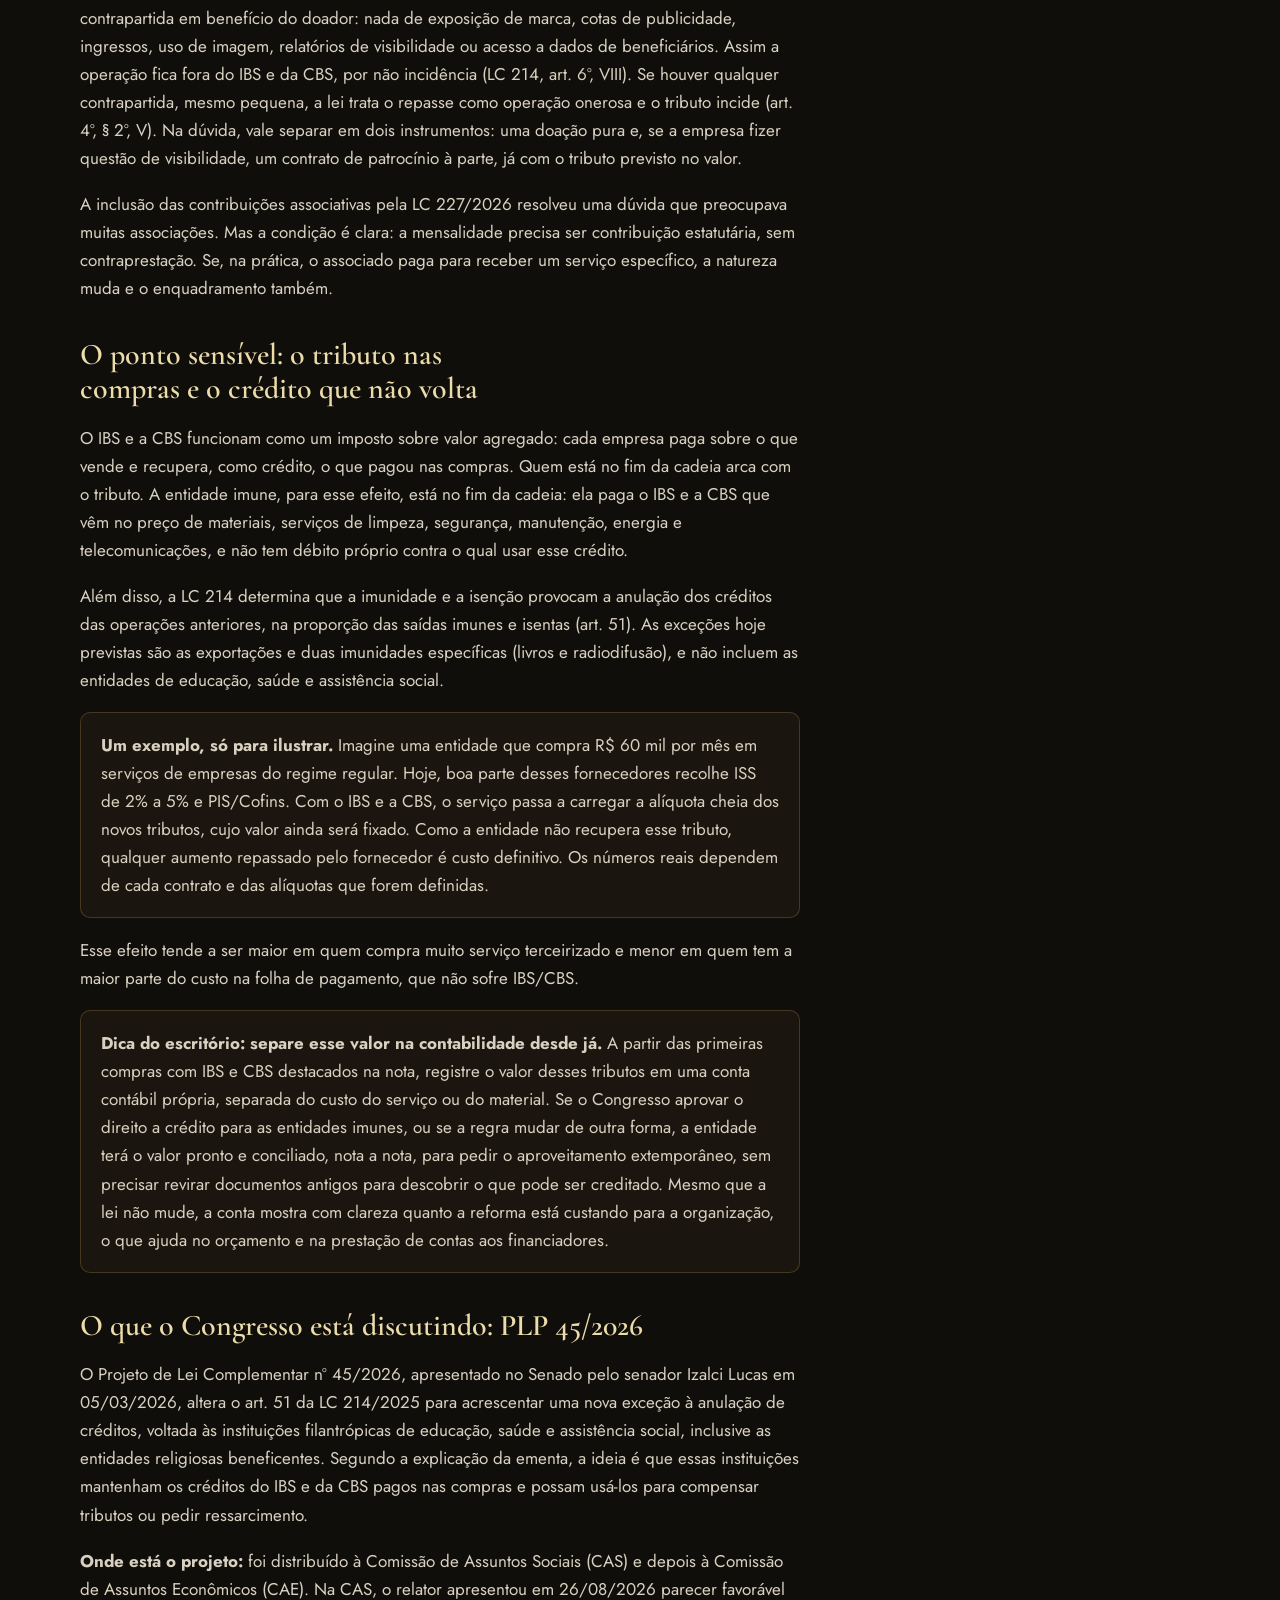
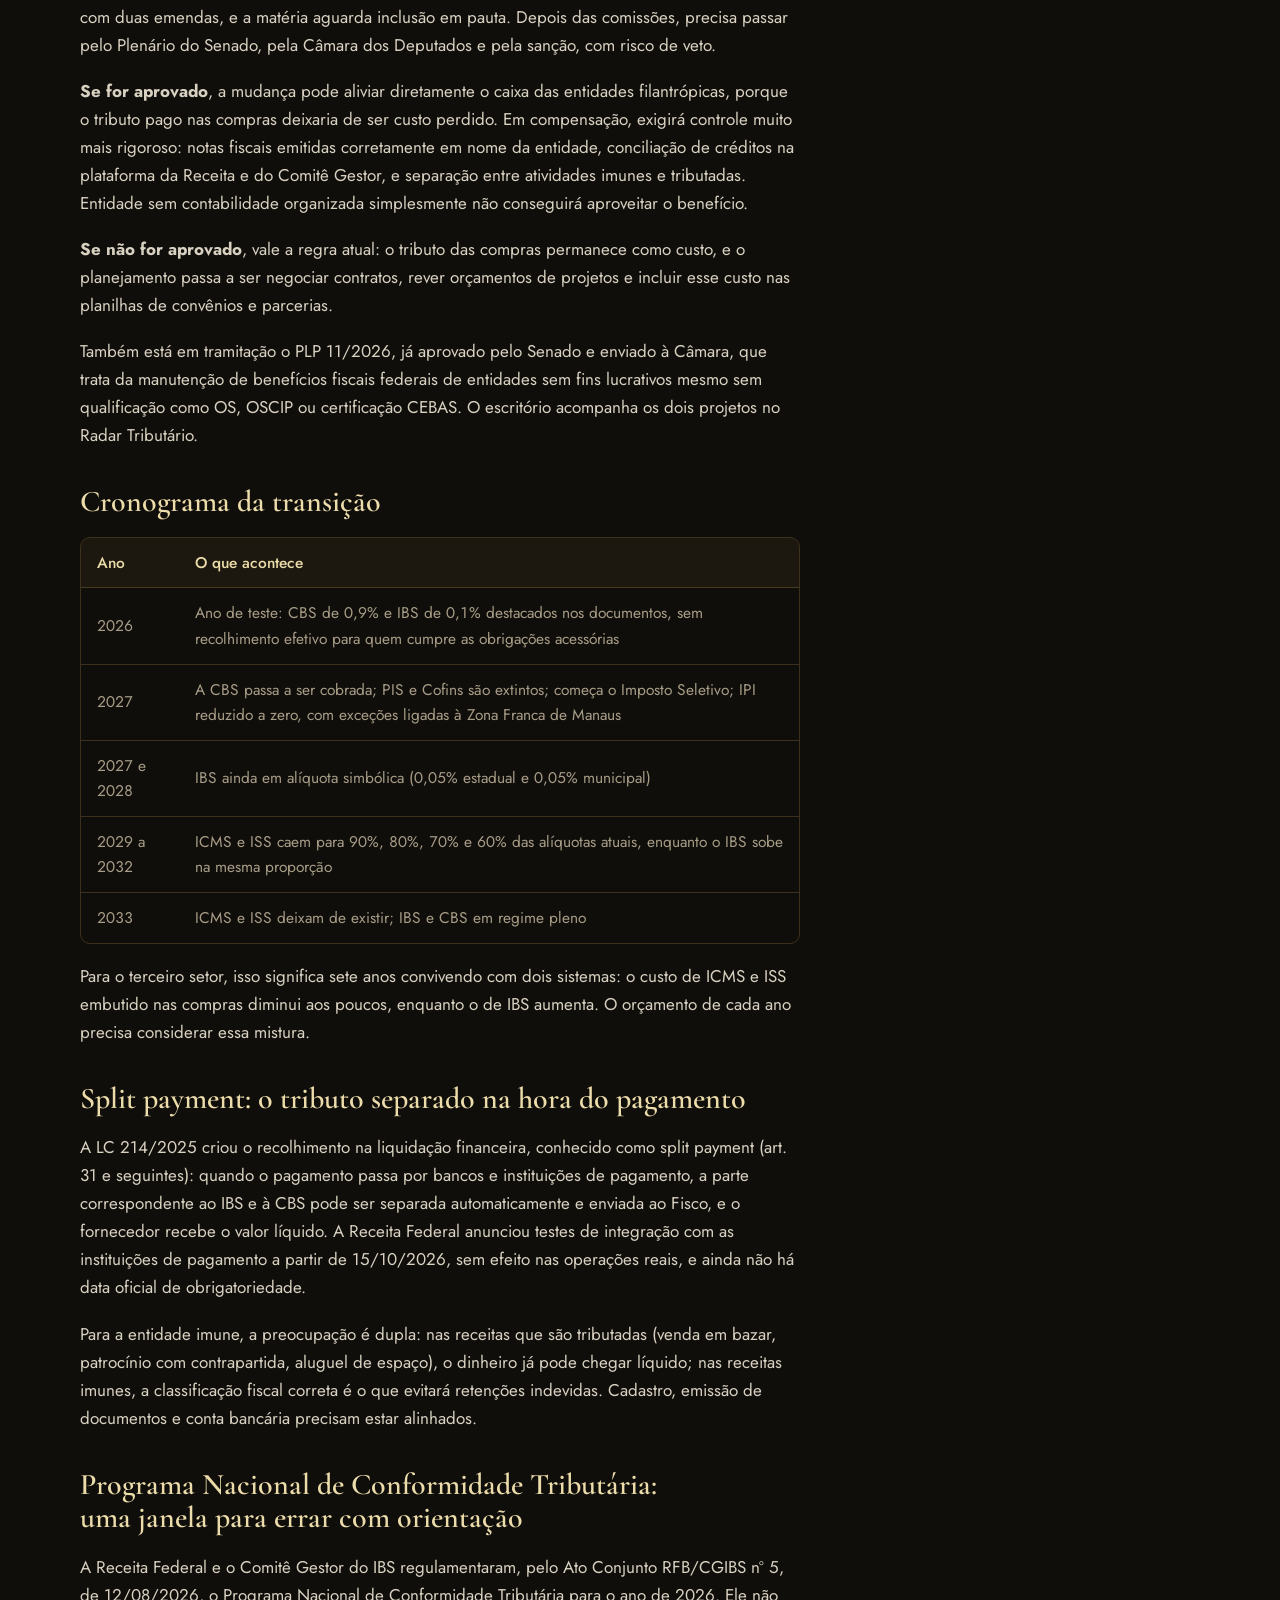
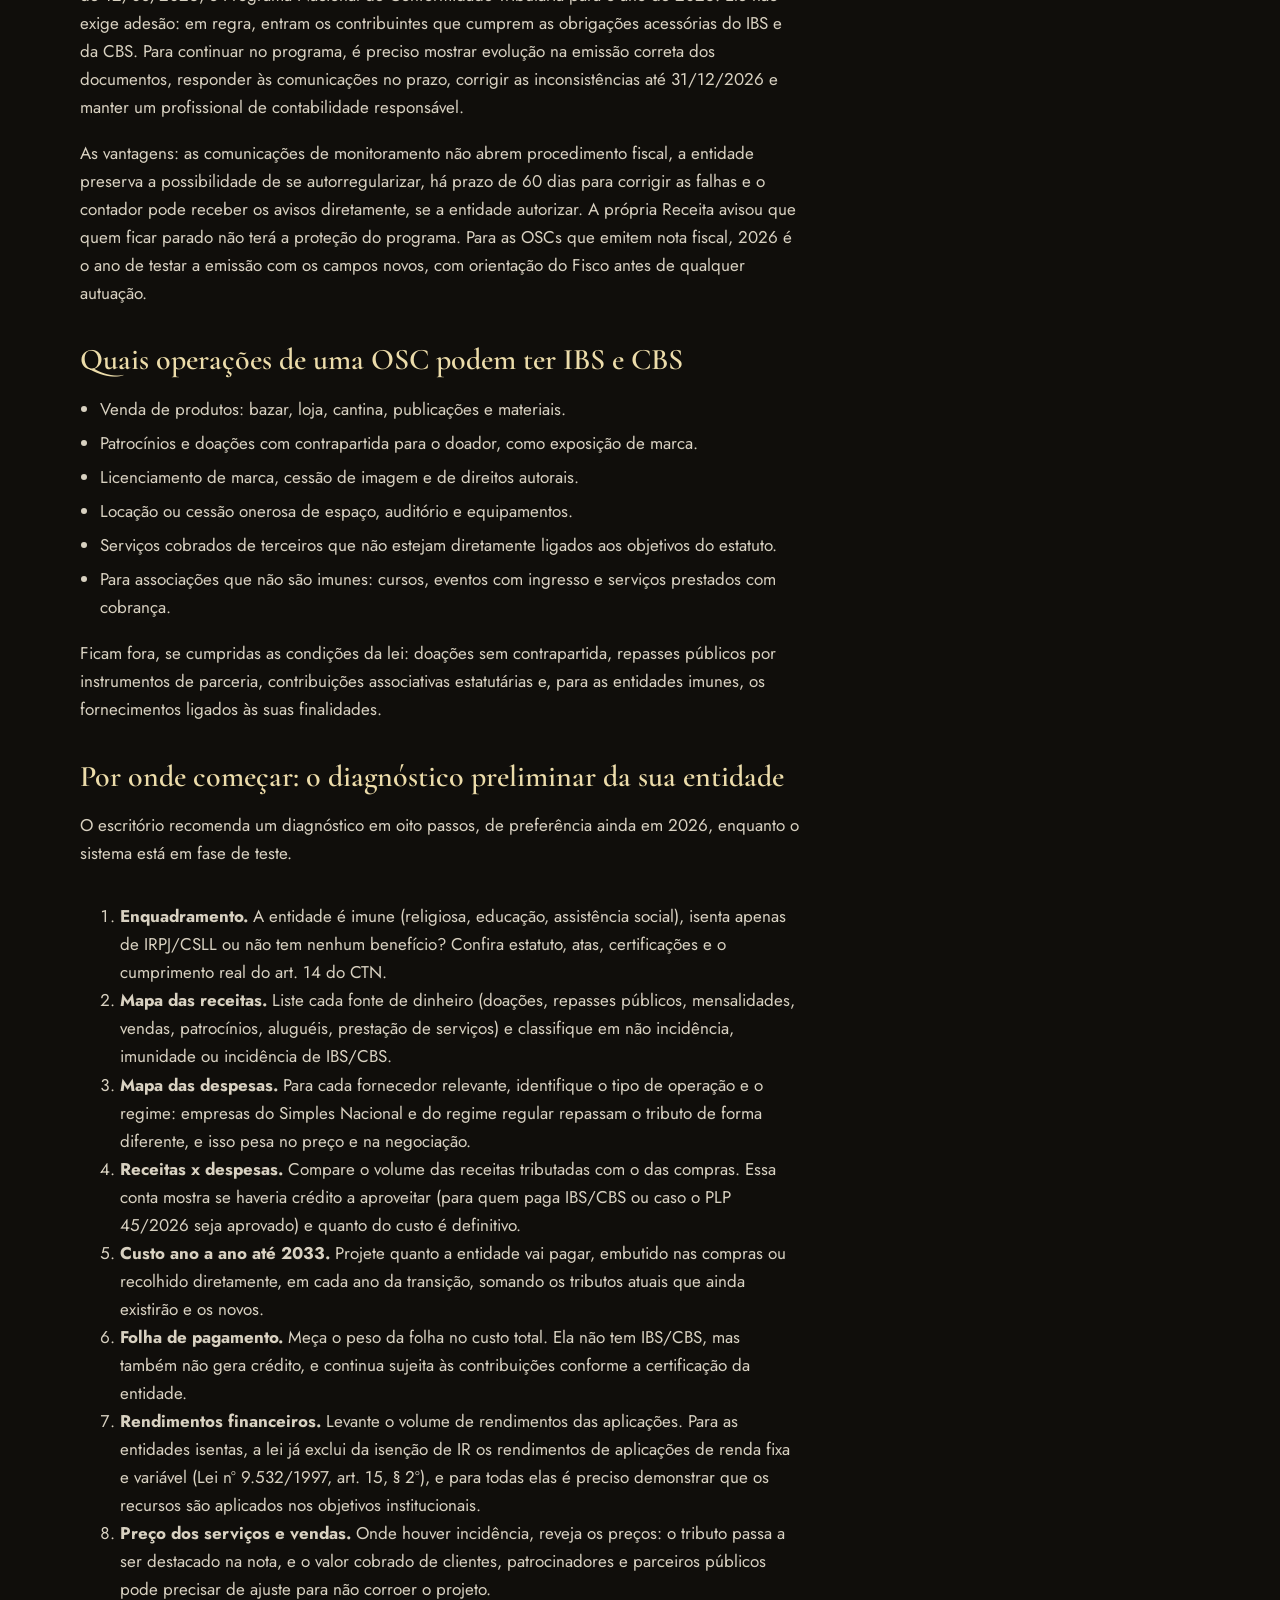
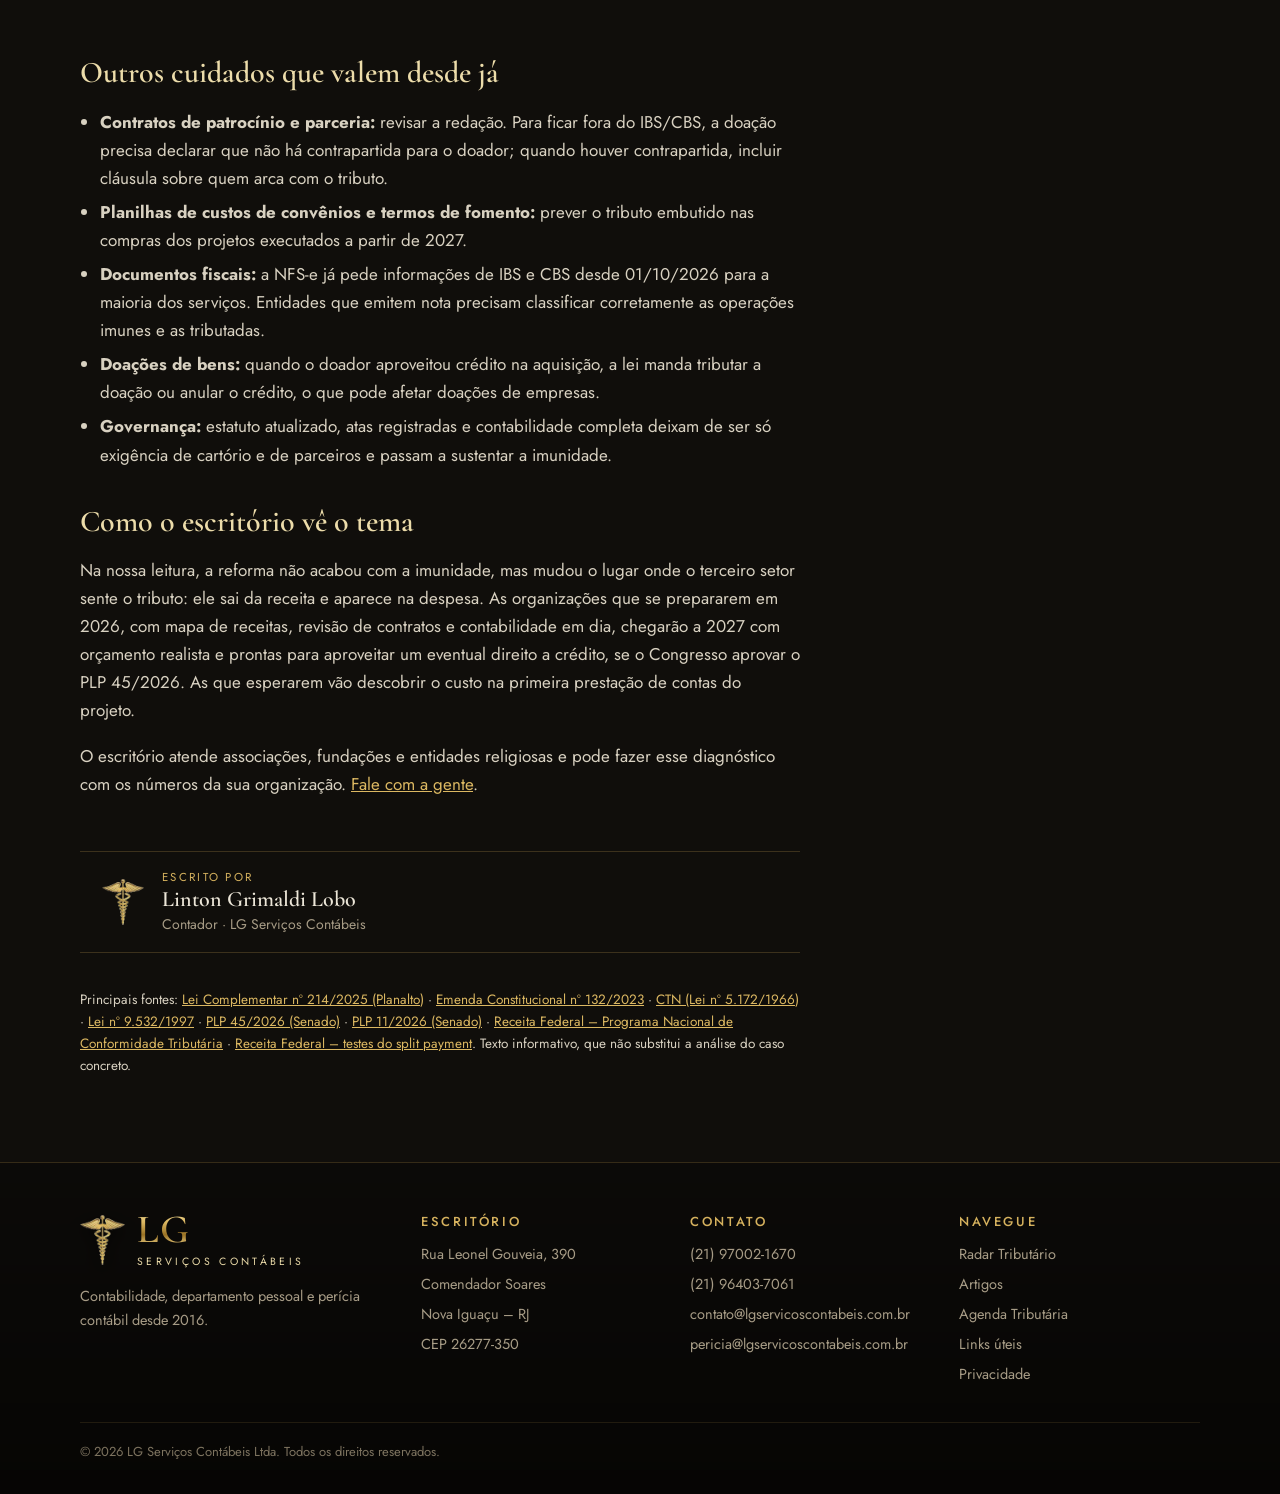
<file: artigo-reforma-tributaria-terceiro-setor.html>
<!doctype html>
<html lang="pt-BR">
<head>
<meta charset="utf-8">
<meta name="viewport" content="width=device-width, initial-scale=1, viewport-fit=cover">
<title>Reforma tributária no terceiro setor: imunidade não significa custo zero | LG Serviços Contábeis</title>
<meta name="description" content="Como o IBS e a CBS afetam associações, fundações e entidades religiosas: imunidade x isenção, crédito nas compras, PLP 45/2026, cronograma, split payment e roteiro de diagnóstico.">
<meta name="theme-color" content="#0a0907">
<meta property="og:title" content="Reforma tributária no terceiro setor | LG Serviços Contábeis">
<meta property="og:description" content="Como o IBS e a CBS afetam associações, fundações e entidades religiosas: imunidade x isenção, crédito nas compras, PLP 45/2026, cronograma, split payment e roteiro de diagnóstico.">
<meta property="og:image" content="caduceu.webp">
<meta property="og:locale" content="pt_BR">
<link rel="icon" type="image/png" href="favicon.png">
<link rel="apple-touch-icon" href="favicon.png">
<link rel="preconnect" href="https://fonts.googleapis.com">
<link rel="preconnect" href="https://fonts.gstatic.com" crossorigin>
<link rel="stylesheet" href="https://fonts.googleapis.com/css2?family=Cormorant+Garamond:wght@500;600&family=Jost:wght@400;500&display=swap">
<link rel="stylesheet" href="style.css?v=14">
</head>
<body>
<header class="topbar">
<div class="wrap">
<a class="brand" href="index.html" aria-label="LG Serviços Contábeis – página inicial">
<img src="caduceu.webp" alt="" width="45" height="50">
<span><span class="lg gold-text">LG</span><span class="sub">SERVIÇOS CONTÁBEIS</span></span>
</a>
<button class="menu-btn" type="button" aria-expanded="false" aria-controls="nav">Menu</button>
<nav class="nav" id="nav" aria-label="Principal"><a href="index.html#servicos">Serviços</a><a href="index.html#pericia">Perícia</a><a href="noticias.html">Radar Tributário</a><a href="artigos.html" aria-current="page">Artigos</a><a href="agenda.html">Agenda Tributária</a><a href="links.html">Links úteis</a><a href="index.html#contato">Contato</a></nav>
</div>
</header>
<main id="conteudo">

<div class="page-head ph-reuniao"><div class="wrap"><span class="eyebrow">Terceiro setor · 3 de outubro de 2026</span><h1>Reforma tributária no terceiro setor: imunidade não significa custo zero</h1><p class="lead">O IBS e a CBS mudam a conta das associações, fundações e entidades religiosas mesmo quando elas continuam imunes. Veja o que já está na lei, o que ainda depende do Congresso e por onde começar o diagnóstico da sua organização.</p><p class="byline">Por <strong>Linton Grimaldi Lobo</strong> · LG Serviços Contábeis</p></div></div>
<section style="padding-block:48px 84px"><div class="wrap"><div class="prose">

<p>Muita gente no terceiro setor ouviu que "a reforma não pega quem não tem fins lucrativos". A frase tem um fundo de verdade e um risco grande. A imunidade continua existindo, mas ela protege o que a entidade <em>fornece</em>, não o que ela <em>compra</em>. E, a partir de 2027, o tributo embutido nas compras passa a ser cobrado de outra forma, com outra alíquota e com outra fiscalização.</p>
<p>Neste artigo o escritório organiza o assunto em três partes: o que muda na lei, o que está em discussão no Congresso e um roteiro prático para cada organização descobrir onde está o seu risco.</p>

<h2>Imune ou isenta: a diferença que agora pesa no caixa</h2>
<p>As duas palavras costumam ser usadas como sinônimos, mas têm origem e alcance diferentes.</p>
<div class="table-wrap"><table><thead><tr><th></th><th>Imunidade</th><th>Isenção</th></tr></thead><tbody>
<tr><td>De onde vem</td><td>Da Constituição, que proíbe a cobrança</td><td>De uma lei, que dispensa o pagamento de um tributo que existiria</td></tr>
<tr><td>Quem tem</td><td>Templos e entidades religiosas, inclusive suas organizações assistenciais e beneficentes; partidos; sindicatos de trabalhadores; instituições de educação e de assistência social sem fins lucrativos</td><td>Por exemplo, as associações e instituições de caráter filantrópico, recreativo, cultural e científico sem fins lucrativos, para o IRPJ e a CSLL (Lei nº 9.532/1997, art. 15)</td></tr>
<tr><td>Alcance</td><td>Só os tributos e as atividades que a Constituição protege</td><td>Só o tributo que a lei indicar: a isenção do art. 15 da Lei nº 9.532/1997 vale exclusivamente para IRPJ e CSLL</td></tr>
<tr><td>IBS e CBS</td><td>A imunidade do art. 150, VI, da Constituição foi estendida expressamente aos dois tributos (art. 149-B, parágrafo único). Ela vale para o que a entidade fornece, não para o que compra: nas compras, a entidade paga o IBS e a CBS calculados por fora, sobre o preço, não tem como se creditar e arca com o valor cheio (LC 214, art. 9º, § 4º)</td><td>Não há isenção geral de IBS e CBS para associações. Quem não é imune paga sobre o que vende ou presta com cobrança e, nas compras, só aproveita crédito se tiver débito próprio de IBS/CBS</td></tr>
</tbody></table></div>
<p>Dois detalhes merecem atenção. Primeiro: ser isenta de Imposto de Renda não torna a associação imune ao IBS e à CBS. Uma associação cultural ou recreativa sem fins lucrativos que cobra por cursos, eventos ou serviços pode passar a ter tributo a recolher sobre essas receitas. Segundo: a Constituição diz, no mesmo dispositivo que estendeu as imunidades, que a regra do art. 195, § 7º (a das entidades beneficentes certificadas, que hoje afasta as contribuições sociais) não se aplica ao IBS e à CBS. Ou seja, o CEBAS continua importante para a contribuição previdenciária patronal, mas não garante, sozinho, o tratamento nos novos tributos.</p>

<h2>O art. 14 do Código Tributário Nacional (CTN) passa a ser a porta de entrada</h2>
<p>A Lei Complementar nº 214/2025 repetiu as imunidades no seu art. 9º e amarrou a das instituições de educação e de assistência social, partidos e sindicatos ao cumprimento, de forma cumulativa, dos requisitos do art. 14 do CTN (art. 9º, § 3º). Na prática, esses três requisitos viram o teste que a entidade precisa passar:</p>
<ul>
<li><strong>Não distribuir</strong> qualquer parcela do patrimônio ou das rendas, a qualquer título.</li>
<li><strong>Aplicar integralmente no País</strong> os recursos na manutenção dos objetivos institucionais.</li>
<li><strong>Manter escrituração</strong> das receitas e despesas em livros com formalidades que garantam a sua exatidão.</li>
</ul>
<p>O mesmo artigo do CTN diz que a imunidade alcança os serviços diretamente relacionados aos objetivos previstos no estatuto (art. 14, § 2º) e que, se os requisitos não forem cumpridos, a autoridade pode suspender o benefício (art. 14, § 1º). Por isso, estatuto desatualizado, contabilidade feita só para "cumprir tabela" e pagamentos a dirigentes sem base legal deixam de ser problemas formais e passam a ter preço.</p>

<h2>O que a LC 214/2025 trouxe de mais importante para o setor</h2>
<div class="table-wrap"><table><thead><tr><th>Situação</th><th>Tratamento</th><th>Base</th></tr></thead><tbody>
<tr><td>Doação sem contrapartida para o doador</td><td>Não incide IBS/CBS</td><td>LC 214, art. 6º, VIII</td></tr>
<tr><td>Doação com contrapartida em benefício do doador (ex.: divulgação de marca)</td><td>É operação onerosa, com incidência</td><td>LC 214, art. 4º, § 2º, V</td></tr>
<tr><td>Repasses públicos por termo de fomento, colaboração, convênio, contrato de gestão, subvenção e instrumentos semelhantes</td><td>Não incide IBS/CBS</td><td>LC 214, art. 6º, IX</td></tr>
<tr><td>Contribuições associativas previstas no estatuto, sem contraprestação, de associações que cumprem o art. 14 do CTN</td><td>Não incide IBS/CBS (incluído pela LC 227/2026)</td><td>LC 214, art. 6º, XII</td></tr>
<tr><td>Fundos patrimoniais da Lei nº 13.800/2019</td><td>Não são contribuintes</td><td>LC 214, art. 26, X</td></tr>
<tr><td>Fornecimentos feitos por entidades imunes</td><td>Imunes, se cumpridos os requisitos</td><td>LC 214, art. 9º, II e III</td></tr>
<tr><td>Compras feitas por entidades imunes</td><td>A imunidade não se aplica: o tributo vem embutido no preço</td><td>LC 214, art. 9º, § 4º</td></tr>
</tbody></table></div>
<p><strong>Atenção ao contrato de patrocínio.</strong> O que define a tributação é a existência de contrapartida para quem dá o dinheiro, e não o nome do documento. Quando a empresa quer apenas apoiar a causa, o instrumento deve ser redigido como doação e deixar claro que não haverá nenhuma contrapartida em benefício do doador: nada de exposição de marca, cotas de publicidade, ingressos, uso de imagem, relatórios de visibilidade ou acesso a dados de beneficiários. Assim a operação fica fora do IBS e da CBS, por não incidência (LC 214, art. 6º, VIII). Se houver qualquer contrapartida, mesmo pequena, a lei trata o repasse como operação onerosa e o tributo incide (art. 4º, § 2º, V). Na dúvida, vale separar em dois instrumentos: uma doação pura e, se a empresa fizer questão de visibilidade, um contrato de patrocínio à parte, já com o tributo previsto no valor.</p>
<p>A inclusão das contribuições associativas pela LC 227/2026 resolveu uma dúvida que preocupava muitas associações. Mas a condição é clara: a mensalidade precisa ser contribuição estatutária, sem contraprestação. Se, na prática, o associado paga para receber um serviço específico, a natureza muda e o enquadramento também.</p>

<h2>O ponto sensível: o tributo nas compras e o crédito que não volta</h2>
<p>O IBS e a CBS funcionam como um imposto sobre valor agregado: cada empresa paga sobre o que vende e recupera, como crédito, o que pagou nas compras. Quem está no fim da cadeia arca com o tributo. A entidade imune, para esse efeito, está no fim da cadeia: ela paga o IBS e a CBS que vêm no preço de materiais, serviços de limpeza, segurança, manutenção, energia e telecomunicações, e não tem débito próprio contra o qual usar esse crédito.</p>
<p>Além disso, a LC 214 determina que a imunidade e a isenção provocam a anulação dos créditos das operações anteriores, na proporção das saídas imunes e isentas (art. 51). As exceções hoje previstas são as exportações e duas imunidades específicas (livros e radiodifusão), e não incluem as entidades de educação, saúde e assistência social.</p>
<div class="box"><p><strong>Um exemplo, só para ilustrar.</strong> Imagine uma entidade que compra R$ 60 mil por mês em serviços de empresas do regime regular. Hoje, boa parte desses fornecedores recolhe ISS de 2% a 5% e PIS/Cofins. Com o IBS e a CBS, o serviço passa a carregar a alíquota cheia dos novos tributos, cujo valor ainda será fixado. Como a entidade não recupera esse tributo, qualquer aumento repassado pelo fornecedor é custo definitivo. Os números reais dependem de cada contrato e das alíquotas que forem definidas.</p></div>
<p>Esse efeito tende a ser maior em quem compra muito serviço terceirizado e menor em quem tem a maior parte do custo na folha de pagamento, que não sofre IBS/CBS.</p>
<div class="box"><p><strong>Dica do escritório: separe esse valor na contabilidade desde já.</strong> A partir das primeiras compras com IBS e CBS destacados na nota, registre o valor desses tributos em uma conta contábil própria, separada do custo do serviço ou do material. Se o Congresso aprovar o direito a crédito para as entidades imunes, ou se a regra mudar de outra forma, a entidade terá o valor pronto e conciliado, nota a nota, para pedir o aproveitamento extemporâneo, sem precisar revirar documentos antigos para descobrir o que pode ser creditado. Mesmo que a lei não mude, a conta mostra com clareza quanto a reforma está custando para a organização, o que ajuda no orçamento e na prestação de contas aos financiadores.</p></div>

<h2>O que o Congresso está discutindo: PLP 45/2026</h2>
<p>O Projeto de Lei Complementar nº 45/2026, apresentado no Senado pelo senador Izalci Lucas em 05/03/2026, altera o art. 51 da LC 214/2025 para acrescentar uma nova exceção à anulação de créditos, voltada às instituições filantrópicas de educação, saúde e assistência social, inclusive as entidades religiosas beneficentes. Segundo a explicação da ementa, a ideia é que essas instituições mantenham os créditos do IBS e da CBS pagos nas compras e possam usá-los para compensar tributos ou pedir ressarcimento.</p>
<p><strong>Onde está o projeto:</strong> foi distribuído à Comissão de Assuntos Sociais (CAS) e depois à Comissão de Assuntos Econômicos (CAE). Na CAS, o relator apresentou em 26/08/2026 parecer favorável com duas emendas, e a matéria aguarda inclusão em pauta. Depois das comissões, precisa passar pelo Plenário do Senado, pela Câmara dos Deputados e pela sanção, com risco de veto.</p>
<p><strong>Se for aprovado</strong>, a mudança pode aliviar diretamente o caixa das entidades filantrópicas, porque o tributo pago nas compras deixaria de ser custo perdido. Em compensação, exigirá controle muito mais rigoroso: notas fiscais emitidas corretamente em nome da entidade, conciliação de créditos na plataforma da Receita e do Comitê Gestor, e separação entre atividades imunes e tributadas. Entidade sem contabilidade organizada simplesmente não conseguirá aproveitar o benefício.</p>
<p><strong>Se não for aprovado</strong>, vale a regra atual: o tributo das compras permanece como custo, e o planejamento passa a ser negociar contratos, rever orçamentos de projetos e incluir esse custo nas planilhas de convênios e parcerias.</p>
<p>Também está em tramitação o PLP 11/2026, já aprovado pelo Senado e enviado à Câmara, que trata da manutenção de benefícios fiscais federais de entidades sem fins lucrativos mesmo sem qualificação como OS, OSCIP ou certificação CEBAS. O escritório acompanha os dois projetos no Radar Tributário.</p>

<h2>Cronograma da transição</h2>
<div class="table-wrap"><table><thead><tr><th>Ano</th><th>O que acontece</th></tr></thead><tbody>
<tr><td>2026</td><td>Ano de teste: CBS de 0,9% e IBS de 0,1% destacados nos documentos, sem recolhimento efetivo para quem cumpre as obrigações acessórias</td></tr>
<tr><td>2027</td><td>A CBS passa a ser cobrada; PIS e Cofins são extintos; começa o Imposto Seletivo; IPI reduzido a zero, com exceções ligadas à Zona Franca de Manaus</td></tr>
<tr><td>2027 e 2028</td><td>IBS ainda em alíquota simbólica (0,05% estadual e 0,05% municipal)</td></tr>
<tr><td>2029 a 2032</td><td>ICMS e ISS caem para 90%, 80%, 70% e 60% das alíquotas atuais, enquanto o IBS sobe na mesma proporção</td></tr>
<tr><td>2033</td><td>ICMS e ISS deixam de existir; IBS e CBS em regime pleno</td></tr>
</tbody></table></div>
<p>Para o terceiro setor, isso significa sete anos convivendo com dois sistemas: o custo de ICMS e ISS embutido nas compras diminui aos poucos, enquanto o de IBS aumenta. O orçamento de cada ano precisa considerar essa mistura.</p>

<h2>Split payment: o tributo separado na hora do pagamento</h2>
<p>A LC 214/2025 criou o recolhimento na liquidação financeira, conhecido como split payment (art. 31 e seguintes): quando o pagamento passa por bancos e instituições de pagamento, a parte correspondente ao IBS e à CBS pode ser separada automaticamente e enviada ao Fisco, e o fornecedor recebe o valor líquido. A Receita Federal anunciou testes de integração com as instituições de pagamento a partir de 15/10/2026, sem efeito nas operações reais, e ainda não há data oficial de obrigatoriedade.</p>
<p>Para a entidade imune, a preocupação é dupla: nas receitas que são tributadas (venda em bazar, patrocínio com contrapartida, aluguel de espaço), o dinheiro já pode chegar líquido; nas receitas imunes, a classificação fiscal correta é o que evitará retenções indevidas. Cadastro, emissão de documentos e conta bancária precisam estar alinhados.</p>

<h2>Programa Nacional de Conformidade Tributária: uma janela para errar com orientação</h2>
<p>A Receita Federal e o Comitê Gestor do IBS regulamentaram, pelo Ato Conjunto RFB/CGIBS nº 5, de 12/08/2026, o Programa Nacional de Conformidade Tributária para o ano de 2026. Ele não exige adesão: em regra, entram os contribuintes que cumprem as obrigações acessórias do IBS e da CBS. Para continuar no programa, é preciso mostrar evolução na emissão correta dos documentos, responder às comunicações no prazo, corrigir as inconsistências até 31/12/2026 e manter um profissional de contabilidade responsável.</p>
<p>As vantagens: as comunicações de monitoramento não abrem procedimento fiscal, a entidade preserva a possibilidade de se autorregularizar, há prazo de 60 dias para corrigir as falhas e o contador pode receber os avisos diretamente, se a entidade autorizar. A própria Receita avisou que quem ficar parado não terá a proteção do programa. Para as OSCs que emitem nota fiscal, 2026 é o ano de testar a emissão com os campos novos, com orientação do Fisco antes de qualquer autuação.</p>

<h2>Quais operações de uma OSC podem ter IBS e CBS</h2>
<ul>
<li>Venda de produtos: bazar, loja, cantina, publicações e materiais.</li>
<li>Patrocínios e doações com contrapartida para o doador, como exposição de marca.</li>
<li>Licenciamento de marca, cessão de imagem e de direitos autorais.</li>
<li>Locação ou cessão onerosa de espaço, auditório e equipamentos.</li>
<li>Serviços cobrados de terceiros que não estejam diretamente ligados aos objetivos do estatuto.</li>
<li>Para associações que não são imunes: cursos, eventos com ingresso e serviços prestados com cobrança.</li>
</ul>
<p>Ficam fora, se cumpridas as condições da lei: doações sem contrapartida, repasses públicos por instrumentos de parceria, contribuições associativas estatutárias e, para as entidades imunes, os fornecimentos ligados às suas finalidades.</p>

<h2>Por onde começar: o diagnóstico preliminar da sua entidade</h2>
<p>O escritório recomenda um diagnóstico em oito passos, de preferência ainda em 2026, enquanto o sistema está em fase de teste.</p>
<ol>
<li><strong>Enquadramento.</strong> A entidade é imune (religiosa, educação, assistência social), isenta apenas de IRPJ/CSLL ou não tem nenhum benefício? Confira estatuto, atas, certificações e o cumprimento real do art. 14 do CTN.</li>
<li><strong>Mapa das receitas.</strong> Liste cada fonte de dinheiro (doações, repasses públicos, mensalidades, vendas, patrocínios, aluguéis, prestação de serviços) e classifique em não incidência, imunidade ou incidência de IBS/CBS.</li>
<li><strong>Mapa das despesas.</strong> Para cada fornecedor relevante, identifique o tipo de operação e o regime: empresas do Simples Nacional e do regime regular repassam o tributo de forma diferente, e isso pesa no preço e na negociação.</li>
<li><strong>Receitas x despesas.</strong> Compare o volume das receitas tributadas com o das compras. Essa conta mostra se haveria crédito a aproveitar (para quem paga IBS/CBS ou caso o PLP 45/2026 seja aprovado) e quanto do custo é definitivo.</li>
<li><strong>Custo ano a ano até 2033.</strong> Projete quanto a entidade vai pagar, embutido nas compras ou recolhido diretamente, em cada ano da transição, somando os tributos atuais que ainda existirão e os novos.</li>
<li><strong>Folha de pagamento.</strong> Meça o peso da folha no custo total. Ela não tem IBS/CBS, mas também não gera crédito, e continua sujeita às contribuições conforme a certificação da entidade.</li>
<li><strong>Rendimentos financeiros.</strong> Levante o volume de rendimentos das aplicações. Para as entidades isentas, a lei já exclui da isenção de IR os rendimentos de aplicações de renda fixa e variável (Lei nº 9.532/1997, art. 15, § 2º), e para todas elas é preciso demonstrar que os recursos são aplicados nos objetivos institucionais.</li>
<li><strong>Preço dos serviços e vendas.</strong> Onde houver incidência, reveja os preços: o tributo passa a ser destacado na nota, e o valor cobrado de clientes, patrocinadores e parceiros públicos pode precisar de ajuste para não corroer o projeto.</li>
</ol>

<h2>Outros cuidados que valem desde já</h2>
<ul>
<li><strong>Contratos de patrocínio e parceria:</strong> revisar a redação. Para ficar fora do IBS/CBS, a doação precisa declarar que não há contrapartida para o doador; quando houver contrapartida, incluir cláusula sobre quem arca com o tributo.</li>
<li><strong>Planilhas de custos de convênios e termos de fomento:</strong> prever o tributo embutido nas compras dos projetos executados a partir de 2027.</li>
<li><strong>Documentos fiscais:</strong> a NFS-e já pede informações de IBS e CBS desde 01/10/2026 para a maioria dos serviços. Entidades que emitem nota precisam classificar corretamente as operações imunes e as tributadas.</li>
<li><strong>Doações de bens:</strong> quando o doador aproveitou crédito na aquisição, a lei manda tributar a doação ou anular o crédito, o que pode afetar doações de empresas.</li>
<li><strong>Governança:</strong> estatuto atualizado, atas registradas e contabilidade completa deixam de ser só exigência de cartório e de parceiros e passam a sustentar a imunidade.</li>
</ul>

<h2>Como o escritório vê o tema</h2>
<p>Na nossa leitura, a reforma não acabou com a imunidade, mas mudou o lugar onde o terceiro setor sente o tributo: ele sai da receita e aparece na despesa. As organizações que se prepararem em 2026, com mapa de receitas, revisão de contratos e contabilidade em dia, chegarão a 2027 com orçamento realista e prontas para aproveitar um eventual direito a crédito, se o Congresso aprovar o PLP 45/2026. As que esperarem vão descobrir o custo na primeira prestação de contas do projeto.</p>
<p>O escritório atende associações, fundações e entidades religiosas e pode fazer esse diagnóstico com os números da sua organização. <a href="index.html#contato">Fale com a gente</a>.</p>

<div class="assinatura"><img src="caduceu.webp" alt="" width="46" height="46"><div><span class="ass-rot">Escrito por</span><strong>Linton Grimaldi Lobo</strong><span>Contador · LG Serviços Contábeis</span></div></div>
<p class="note">Principais fontes: <a href="https://www.planalto.gov.br/ccivil_03/leis/lcp/lcp214compilado.htm" target="_blank" rel="noopener">Lei Complementar nº 214/2025 (Planalto)</a> · <a href="https://www.planalto.gov.br/ccivil_03/constituicao/emendas/emc/emc132.htm" target="_blank" rel="noopener">Emenda Constitucional nº 132/2023</a> · <a href="https://www.planalto.gov.br/ccivil_03/leis/l5172compilado.htm" target="_blank" rel="noopener">CTN (Lei nº 5.172/1966)</a> · <a href="https://www.planalto.gov.br/ccivil_03/leis/l9532.htm" target="_blank" rel="noopener">Lei nº 9.532/1997</a> · <a href="https://www25.senado.leg.br/web/atividade/materias/-/materia/172921" target="_blank" rel="noopener">PLP 45/2026 (Senado)</a> · <a href="https://www25.senado.leg.br/web/atividade/materias/-/materia/172550" target="_blank" rel="noopener">PLP 11/2026 (Senado)</a> · <a href="https://www.gov.br/receitafederal/pt-br/assuntos/noticias/2026/agosto/receita-federal-e-cgibs-regulamentam-programa-nacional-de-conformidade-tributaria-para-apoiar-adaptacao-a-reforma-tributaria-no-ano-de-2026" target="_blank" rel="noopener">Receita Federal – Programa Nacional de Conformidade Tributária</a> · <a href="https://www.gov.br/receitafederal/pt-br/assuntos/noticias/2026/setembro/comunicado-5" target="_blank" rel="noopener">Receita Federal – testes do split payment</a>. Texto informativo, que não substitui a análise do caso concreto.</p>
</div></div></section>

</main>



<footer>
<div class="wrap">
<div class="cols">
<div>
<a class="brand" href="index.html"><img src="caduceu.webp" alt="" width="45" height="50"><span><span class="lg gold-text">LG</span><span class="sub">SERVIÇOS CONTÁBEIS</span></span></a>
<p style="margin-top:14px">Contabilidade, departamento pessoal e perícia contábil desde 2016.</p>
</div>
<div><h4>Escritório</h4><ul><li>Rua Leonel Gouveia, 390</li><li>Comendador Soares</li><li>Nova Iguaçu – RJ</li><li>CEP 26277-350</li></ul></div>
<div><h4>Contato</h4><ul><li><a href="https://wa.me/5521970021670?text=Ol%C3%A1%21%20Vim%20pelo%20site%20da%20LG%20Servi%C3%A7os%20Cont%C3%A1beis%20e%20gostaria%20de%20conversar%20sobre%20os%20servi%C3%A7os%20do%20escrit%C3%B3rio%20para%20a%20minha%20empresa%20ou%20organiza%C3%A7%C3%A3o." target="_blank" rel="noopener">(21) 97002-1670</a></li><li><a href="https://wa.me/5521964037061?text=Ol%C3%A1%21%20Vim%20pelo%20site%20da%20LG%20Servi%C3%A7os%20Cont%C3%A1beis%20e%20gostaria%20de%20conversar%20sobre%20os%20servi%C3%A7os%20do%20escrit%C3%B3rio%20para%20a%20minha%20empresa%20ou%20organiza%C3%A7%C3%A3o." target="_blank" rel="noopener">(21) 96403-7061</a></li><li><a href="mailto:contato@lgservicoscontabeis.com.br">contato@lgservicoscontabeis.com.br</a></li><li><a href="mailto:pericia@lgservicoscontabeis.com.br">pericia@lgservicoscontabeis.com.br</a></li></ul></div>
<div><h4>Navegue</h4><ul><li><a href="noticias.html">Radar Tributário</a></li><li><a href="artigos.html">Artigos</a></li><li><a href="agenda.html">Agenda Tributária</a></li><li><a href="links.html">Links úteis</a></li><li><a href="privacidade.html">Privacidade</a></li></ul></div>
</div>
<div class="legal"><span>© <span id="ano">2026</span> LG Serviços Contábeis Ltda. Todos os direitos reservados.</span></div>
</div>
</footer>
<a class="wa-float" href="https://wa.me/5521970021670?text=Ol%C3%A1%21%20Vim%20pelo%20site%20da%20LG%20Servi%C3%A7os%20Cont%C3%A1beis%20e%20gostaria%20de%20conversar%20sobre%20os%20servi%C3%A7os%20do%20escrit%C3%B3rio%20para%20a%20minha%20empresa%20ou%20organiza%C3%A7%C3%A3o." target="_blank" rel="noopener" aria-label="Falar com o escritório pelo WhatsApp"><svg viewBox="0 0 24 24" fill="currentColor"><path d="M12 2a10 10 0 0 0-8.6 15.1L2 22l5-1.3A10 10 0 1 0 12 2zm0 18.2a8.2 8.2 0 0 1-4.2-1.2l-.3-.2-3 .8.8-2.9-.2-.3A8.2 8.2 0 1 1 12 20.2zm4.5-6.1c-.2-.1-1.5-.7-1.7-.8-.2-.1-.4-.1-.6.1l-.8 1c-.1.2-.3.2-.5.1a6.7 6.7 0 0 1-3.3-2.9c-.3-.4.2-.4.7-1.4.1-.2 0-.3 0-.4l-.8-1.8c-.2-.5-.4-.4-.6-.4h-.5a1 1 0 0 0-.7.3 2.9 2.9 0 0 0-.9 2.2 5.1 5.1 0 0 0 1.1 2.7 11.6 11.6 0 0 0 4.4 3.9c1.6.7 2.3.8 3.1.7.5-.1 1.5-.6 1.7-1.2.2-.6.2-1.1.2-1.2-.1-.1-.2-.2-.5-.3z"/></svg></a>
<script src="main.js?v=22" defer></script>
</body>
</html>
</file>
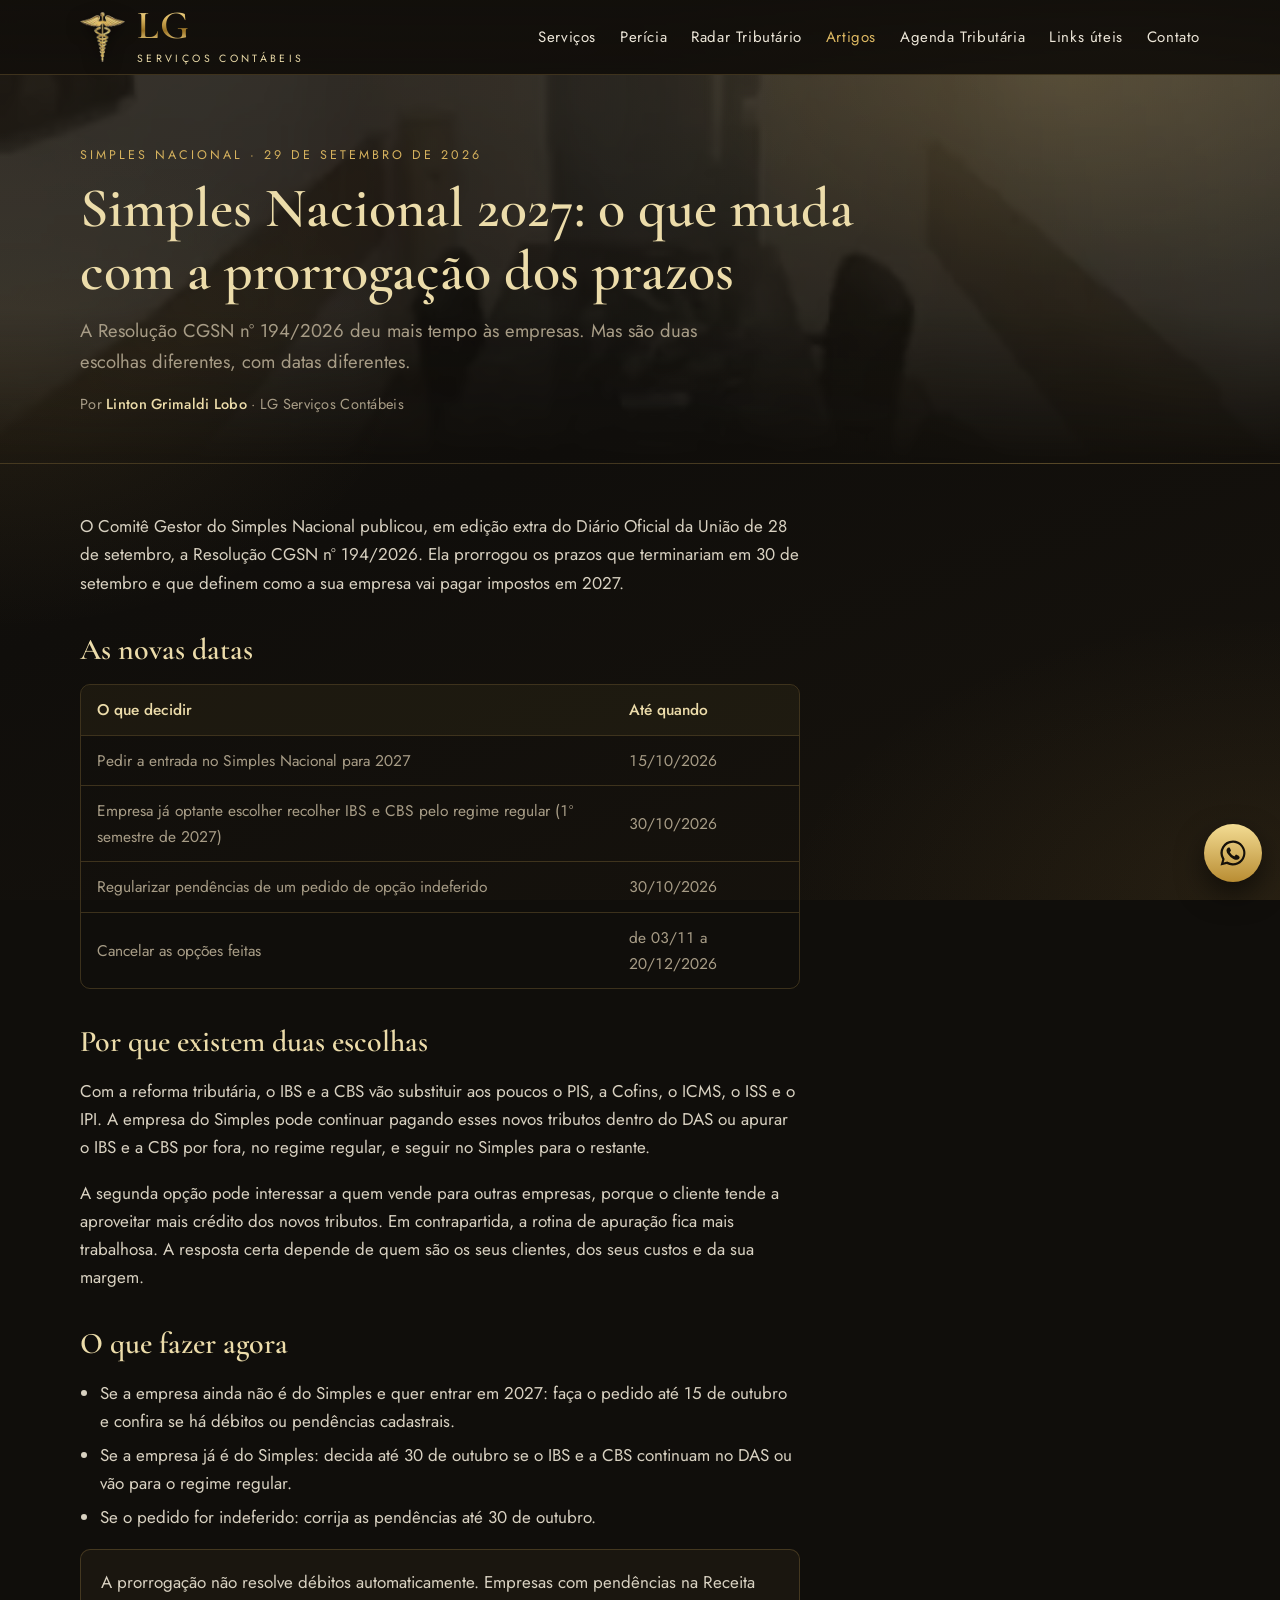
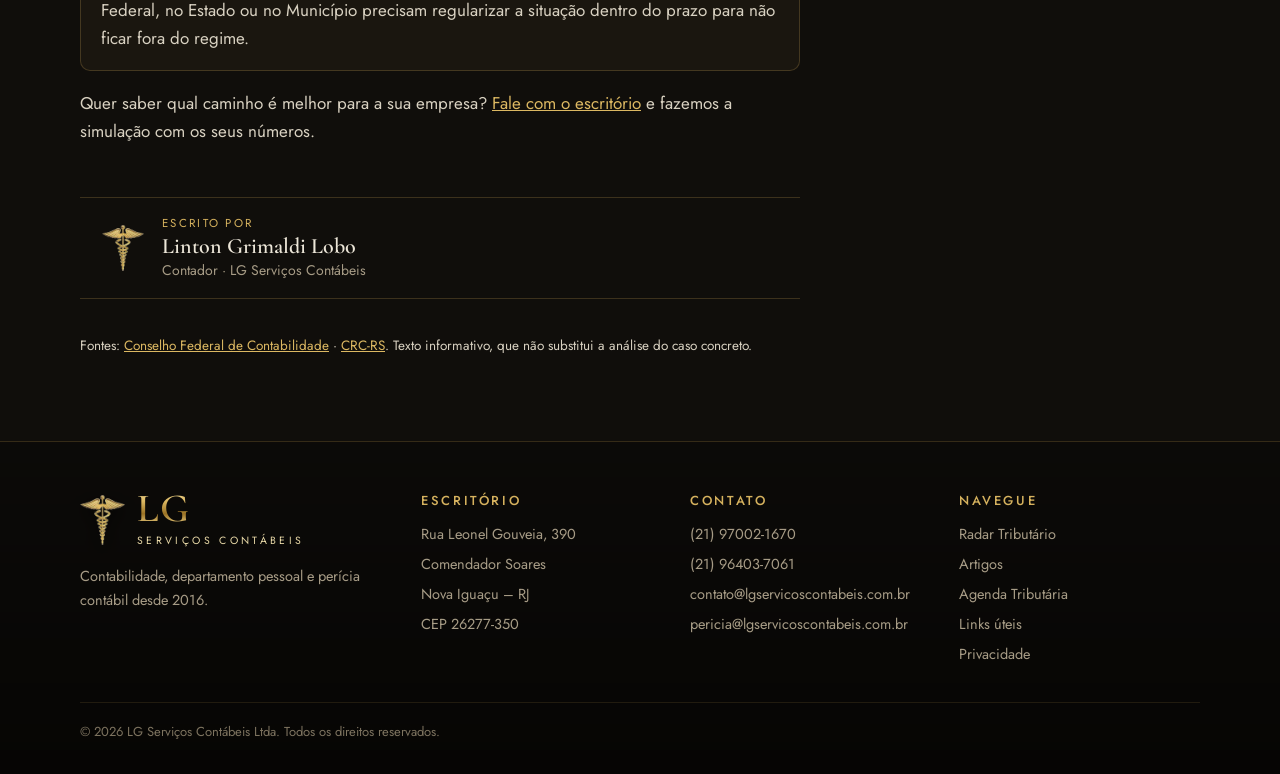
<file: artigo-simples-2027.html>
<!doctype html>
<html lang="pt-BR">
<head>
<meta charset="utf-8">
<meta name="viewport" content="width=device-width, initial-scale=1, viewport-fit=cover">
<title>Simples Nacional 2027: prazos prorrogados | LG Serviços Contábeis</title>
<meta name="description" content="Resolução CGSN nº 194/2026 prorroga a opção pelo Simples Nacional para 15/10 e a escolha do regime regular de IBS/CBS para 30/10/2026.">
<meta name="theme-color" content="#0a0907">
<meta property="og:title" content="Simples Nacional 2027: prazos prorrogados | LG Serviços Contábeis">
<meta property="og:description" content="Resolução CGSN nº 194/2026 prorroga a opção pelo Simples Nacional para 15/10 e a escolha do regime regular de IBS/CBS para 30/10/2026.">
<meta property="og:image" content="caduceu.webp">
<meta property="og:locale" content="pt_BR">
<link rel="icon" type="image/png" href="favicon.png">
<link rel="apple-touch-icon" href="favicon.png">
<link rel="preconnect" href="https://fonts.googleapis.com">
<link rel="preconnect" href="https://fonts.gstatic.com" crossorigin>
<link rel="stylesheet" href="https://fonts.googleapis.com/css2?family=Cormorant+Garamond:wght@500;600&family=Jost:wght@400;500&display=swap">
<link rel="stylesheet" href="style.css?v=14">
</head>
<body>
<header class="topbar">
<div class="wrap">
<a class="brand" href="index.html" aria-label="LG Serviços Contábeis – página inicial">
<img src="caduceu.webp" alt="" width="45" height="50">
<span><span class="lg gold-text">LG</span><span class="sub">SERVIÇOS CONTÁBEIS</span></span>
</a>
<button class="menu-btn" type="button" aria-expanded="false" aria-controls="nav">Menu</button>
<nav class="nav" id="nav" aria-label="Principal"><a href="index.html#servicos">Serviços</a><a href="index.html#pericia">Perícia</a><a href="noticias.html">Radar Tributário</a><a href="artigos.html" aria-current="page">Artigos</a><a href="agenda.html">Agenda Tributária</a><a href="links.html">Links úteis</a><a href="index.html#contato">Contato</a></nav>
</div>
</header>
<main id="conteudo">

<div class="page-head ph-reuniao"><div class="wrap"><span class="eyebrow">Simples Nacional · 29 de setembro de 2026</span><h1>Simples Nacional 2027: o que muda com a prorrogação dos prazos</h1><p class="lead">A Resolução CGSN nº 194/2026 deu mais tempo às empresas. Mas são duas escolhas diferentes, com datas diferentes.</p><p class="byline">Por <strong>Linton Grimaldi Lobo</strong> · LG Serviços Contábeis</p></div></div>
<section style="padding-block:48px 84px"><div class="wrap"><div class="prose">
<p>O Comitê Gestor do Simples Nacional publicou, em edição extra do Diário Oficial da União de 28 de setembro, a Resolução CGSN nº 194/2026. Ela prorrogou os prazos que terminariam em 30 de setembro e que definem como a sua empresa vai pagar impostos em 2027.</p>
<h2>As novas datas</h2>
<div class="table-wrap"><table><thead><tr><th>O que decidir</th><th>Até quando</th></tr></thead><tbody>
<tr><td>Pedir a entrada no Simples Nacional para 2027</td><td>15/10/2026</td></tr>
<tr><td>Empresa já optante escolher recolher IBS e CBS pelo regime regular (1º semestre de 2027)</td><td>30/10/2026</td></tr>
<tr><td>Regularizar pendências de um pedido de opção indeferido</td><td>30/10/2026</td></tr>
<tr><td>Cancelar as opções feitas</td><td>de 03/11 a 20/12/2026</td></tr>
</tbody></table></div>
<h2>Por que existem duas escolhas</h2>
<p>Com a reforma tributária, o IBS e a CBS vão substituir aos poucos o PIS, a Cofins, o ICMS, o ISS e o IPI. A empresa do Simples pode continuar pagando esses novos tributos dentro do DAS ou apurar o IBS e a CBS por fora, no regime regular, e seguir no Simples para o restante.</p>
<p>A segunda opção pode interessar a quem vende para outras empresas, porque o cliente tende a aproveitar mais crédito dos novos tributos. Em contrapartida, a rotina de apuração fica mais trabalhosa. A resposta certa depende de quem são os seus clientes, dos seus custos e da sua margem.</p>
<h2>O que fazer agora</h2>
<ul>
<li>Se a empresa ainda não é do Simples e quer entrar em 2027: faça o pedido até 15 de outubro e confira se há débitos ou pendências cadastrais.</li>
<li>Se a empresa já é do Simples: decida até 30 de outubro se o IBS e a CBS continuam no DAS ou vão para o regime regular.</li>
<li>Se o pedido for indeferido: corrija as pendências até 30 de outubro.</li>
</ul>
<div class="box"><p>A prorrogação não resolve débitos automaticamente. Empresas com pendências na Receita Federal, no Estado ou no Município precisam regularizar a situação dentro do prazo para não ficar fora do regime.</p></div>
<p>Quer saber qual caminho é melhor para a sua empresa? <a href="index.html#contato">Fale com o escritório</a> e fazemos a simulação com os seus números.</p>
<div class="assinatura"><img src="caduceu.webp" alt="" width="46" height="46"><div><span class="ass-rot">Escrito por</span><strong>Linton Grimaldi Lobo</strong><span>Contador · LG Serviços Contábeis</span></div></div>
<p class="note">Fontes: <a href="https://cfc.org.br/noticias/cgsn-prorroga-prazos-do-simples-nacional-e-do-regime-de-ibs-e-cbs/" target="_blank" rel="noopener">Conselho Federal de Contabilidade</a> · <a href="https://www.crcrs.org.br/noticias/?p=35065" target="_blank" rel="noopener">CRC-RS</a>. Texto informativo, que não substitui a análise do caso concreto.</p>
</div></div></section>

</main>
<footer>
<div class="wrap">
<div class="cols">
<div>
<a class="brand" href="index.html"><img src="caduceu.webp" alt="" width="45" height="50"><span><span class="lg gold-text">LG</span><span class="sub">SERVIÇOS CONTÁBEIS</span></span></a>
<p style="margin-top:14px">Contabilidade, departamento pessoal e perícia contábil desde 2016.</p>
</div>
<div><h4>Escritório</h4><ul><li>Rua Leonel Gouveia, 390</li><li>Comendador Soares</li><li>Nova Iguaçu – RJ</li><li>CEP 26277-350</li></ul></div>
<div><h4>Contato</h4><ul><li><a href="https://wa.me/5521970021670?text=Ol%C3%A1%21%20Vim%20pelo%20site%20da%20LG%20Servi%C3%A7os%20Cont%C3%A1beis%20e%20gostaria%20de%20conversar%20sobre%20os%20servi%C3%A7os%20do%20escrit%C3%B3rio%20para%20a%20minha%20empresa%20ou%20organiza%C3%A7%C3%A3o." target="_blank" rel="noopener">(21) 97002-1670</a></li><li><a href="https://wa.me/5521964037061?text=Ol%C3%A1%21%20Vim%20pelo%20site%20da%20LG%20Servi%C3%A7os%20Cont%C3%A1beis%20e%20gostaria%20de%20conversar%20sobre%20os%20servi%C3%A7os%20do%20escrit%C3%B3rio%20para%20a%20minha%20empresa%20ou%20organiza%C3%A7%C3%A3o." target="_blank" rel="noopener">(21) 96403-7061</a></li><li><a href="mailto:contato@lgservicoscontabeis.com.br">contato@lgservicoscontabeis.com.br</a></li><li><a href="mailto:pericia@lgservicoscontabeis.com.br">pericia@lgservicoscontabeis.com.br</a></li></ul></div>
<div><h4>Navegue</h4><ul><li><a href="noticias.html">Radar Tributário</a></li><li><a href="artigos.html">Artigos</a></li><li><a href="agenda.html">Agenda Tributária</a></li><li><a href="links.html">Links úteis</a></li><li><a href="privacidade.html">Privacidade</a></li></ul></div>
</div>
<div class="legal"><span>© <span id="ano">2026</span> LG Serviços Contábeis Ltda. Todos os direitos reservados.</span></div>
</div>
</footer>
<a class="wa-float" href="https://wa.me/5521970021670?text=Ol%C3%A1%21%20Vim%20pelo%20site%20da%20LG%20Servi%C3%A7os%20Cont%C3%A1beis%20e%20gostaria%20de%20conversar%20sobre%20os%20servi%C3%A7os%20do%20escrit%C3%B3rio%20para%20a%20minha%20empresa%20ou%20organiza%C3%A7%C3%A3o." target="_blank" rel="noopener" aria-label="Falar com o escritório pelo WhatsApp"><svg viewBox="0 0 24 24" fill="currentColor"><path d="M12 2a10 10 0 0 0-8.6 15.1L2 22l5-1.3A10 10 0 1 0 12 2zm0 18.2a8.2 8.2 0 0 1-4.2-1.2l-.3-.2-3 .8.8-2.9-.2-.3A8.2 8.2 0 1 1 12 20.2zm4.5-6.1c-.2-.1-1.5-.7-1.7-.8-.2-.1-.4-.1-.6.1l-.8 1c-.1.2-.3.2-.5.1a6.7 6.7 0 0 1-3.3-2.9c-.3-.4.2-.4.7-1.4.1-.2 0-.3 0-.4l-.8-1.8c-.2-.5-.4-.4-.6-.4h-.5a1 1 0 0 0-.7.3 2.9 2.9 0 0 0-.9 2.2 5.1 5.1 0 0 0 1.1 2.7 11.6 11.6 0 0 0 4.4 3.9c1.6.7 2.3.8 3.1.7.5-.1 1.5-.6 1.7-1.2.2-.6.2-1.1.2-1.2-.1-.1-.2-.2-.5-.3z"/></svg></a>
<script src="main.js?v=22" defer></script>
</body>
</html>
</file>
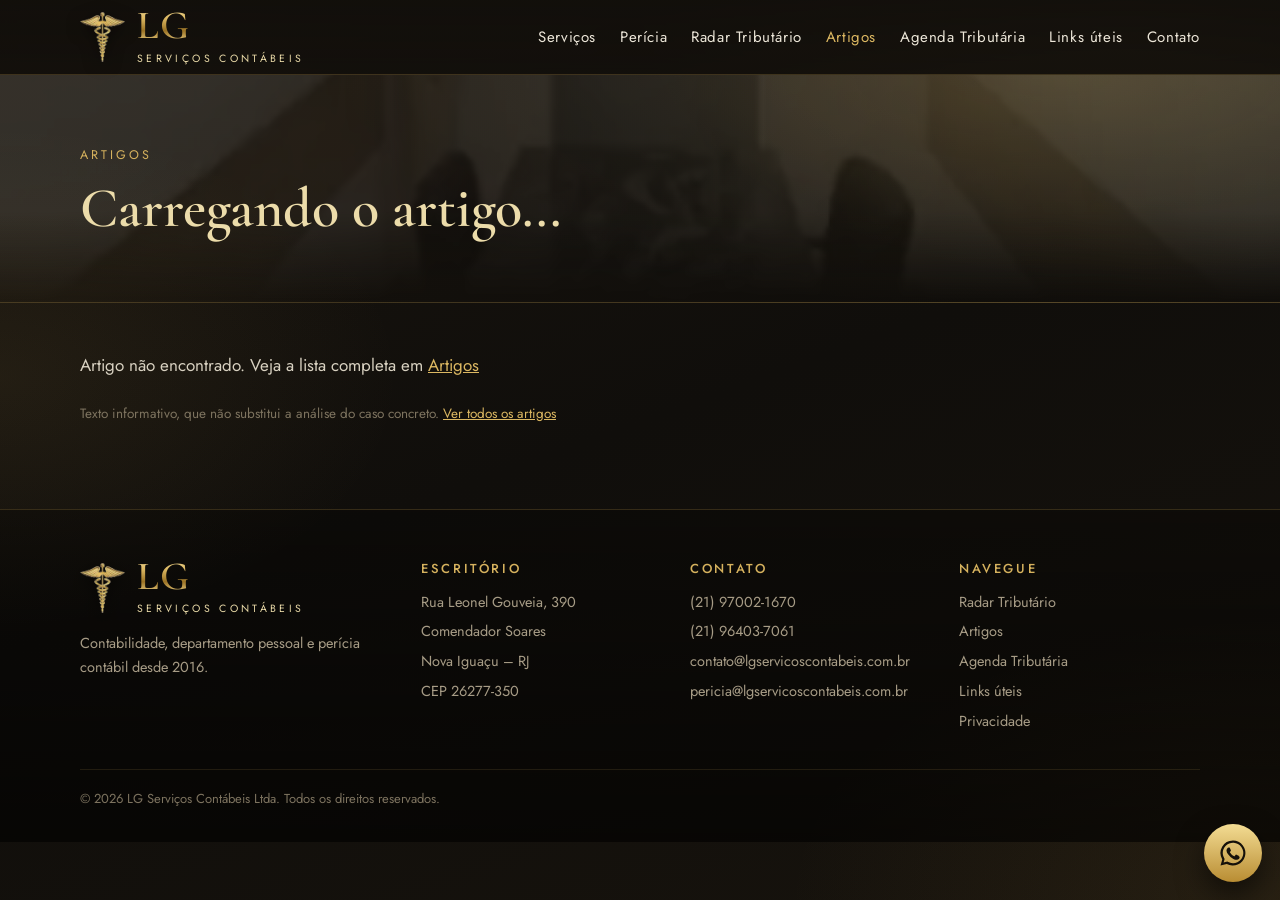
<file: artigo.html>
<!doctype html>
<html lang="pt-BR">
<head>
<meta charset="utf-8">
<meta name="viewport" content="width=device-width, initial-scale=1, viewport-fit=cover">
<title>Artigo | LG Serviços Contábeis</title>
<meta name="description" content="Análise da LG Serviços Contábeis.">
<meta name="theme-color" content="#0a0907">
<meta property="og:title" content="Artigo | LG Serviços Contábeis">
<meta property="og:description" content="Análise da LG Serviços Contábeis.">
<meta property="og:image" content="caduceu.webp">
<meta property="og:locale" content="pt_BR">
<link rel="icon" type="image/png" href="favicon.png">
<link rel="apple-touch-icon" href="favicon.png">
<link rel="preconnect" href="https://fonts.googleapis.com">
<link rel="preconnect" href="https://fonts.gstatic.com" crossorigin>
<link rel="stylesheet" href="https://fonts.googleapis.com/css2?family=Cormorant+Garamond:wght@500;600&family=Jost:wght@400;500&display=swap">
<link rel="stylesheet" href="style.css?v=14">
</head>
<body>
<header class="topbar">
<div class="wrap">
<a class="brand" href="index.html" aria-label="LG Serviços Contábeis – página inicial">
<img src="caduceu.webp" alt="" width="45" height="50">
<span><span class="lg gold-text">LG</span><span class="sub">SERVIÇOS CONTÁBEIS</span></span>
</a>
<button class="menu-btn" type="button" aria-expanded="false" aria-controls="nav">Menu</button>
<nav class="nav" id="nav" aria-label="Principal"><a href="index.html#servicos">Serviços</a><a href="index.html#pericia">Perícia</a><a href="noticias.html">Radar Tributário</a><a href="artigos.html" aria-current="page">Artigos</a><a href="agenda.html">Agenda Tributária</a><a href="links.html">Links úteis</a><a href="index.html#contato">Contato</a></nav>
</div>
</header>
<main id="conteudo">

<div class="page-head ph-reuniao"><div class="wrap"><span class="eyebrow" id="artigo-eyebrow">Artigos</span><h1 id="artigo-titulo">Carregando o artigo...</h1><p class="lead" id="artigo-lead"></p><p class="byline" id="artigo-byline" hidden>Por <strong>Linton Grimaldi Lobo</strong> · LG Serviços Contábeis</p></div></div>
<section style="padding-block:48px 84px"><div class="wrap"><div class="prose" id="artigo-dinamico"><p class="note">Carregando...</p></div>
<div class="assinatura" id="artigo-assinatura" hidden><img src="caduceu.webp" alt="" width="46" height="46"><div><span class="ass-rot">Escrito por</span><strong>Linton Grimaldi Lobo</strong><span>Contador · LG Serviços Contábeis</span></div></div>
<p class="note" style="margin-top:24px;max-width:720px">Texto informativo, que não substitui a análise do caso concreto. <a href="artigos.html">Ver todos os artigos</a></p></div></section>

</main>
<footer>
<div class="wrap">
<div class="cols">
<div>
<a class="brand" href="index.html"><img src="caduceu.webp" alt="" width="45" height="50"><span><span class="lg gold-text">LG</span><span class="sub">SERVIÇOS CONTÁBEIS</span></span></a>
<p style="margin-top:14px">Contabilidade, departamento pessoal e perícia contábil desde 2016.</p>
</div>
<div><h4>Escritório</h4><ul><li>Rua Leonel Gouveia, 390</li><li>Comendador Soares</li><li>Nova Iguaçu – RJ</li><li>CEP 26277-350</li></ul></div>
<div><h4>Contato</h4><ul><li><a href="https://wa.me/5521970021670?text=Ol%C3%A1%21%20Vim%20pelo%20site%20da%20LG%20Servi%C3%A7os%20Cont%C3%A1beis%20e%20gostaria%20de%20conversar%20sobre%20os%20servi%C3%A7os%20do%20escrit%C3%B3rio%20para%20a%20minha%20empresa%20ou%20organiza%C3%A7%C3%A3o." target="_blank" rel="noopener">(21) 97002-1670</a></li><li><a href="https://wa.me/5521964037061?text=Ol%C3%A1%21%20Vim%20pelo%20site%20da%20LG%20Servi%C3%A7os%20Cont%C3%A1beis%20e%20gostaria%20de%20conversar%20sobre%20os%20servi%C3%A7os%20do%20escrit%C3%B3rio%20para%20a%20minha%20empresa%20ou%20organiza%C3%A7%C3%A3o." target="_blank" rel="noopener">(21) 96403-7061</a></li><li><a href="mailto:contato@lgservicoscontabeis.com.br">contato@lgservicoscontabeis.com.br</a></li><li><a href="mailto:pericia@lgservicoscontabeis.com.br">pericia@lgservicoscontabeis.com.br</a></li></ul></div>
<div><h4>Navegue</h4><ul><li><a href="noticias.html">Radar Tributário</a></li><li><a href="artigos.html">Artigos</a></li><li><a href="agenda.html">Agenda Tributária</a></li><li><a href="links.html">Links úteis</a></li><li><a href="privacidade.html">Privacidade</a></li></ul></div>
</div>
<div class="legal"><span>© <span id="ano">2026</span> LG Serviços Contábeis Ltda. Todos os direitos reservados.</span></div>
</div>
</footer>
<a class="wa-float" href="https://wa.me/5521970021670?text=Ol%C3%A1%21%20Vim%20pelo%20site%20da%20LG%20Servi%C3%A7os%20Cont%C3%A1beis%20e%20gostaria%20de%20conversar%20sobre%20os%20servi%C3%A7os%20do%20escrit%C3%B3rio%20para%20a%20minha%20empresa%20ou%20organiza%C3%A7%C3%A3o." target="_blank" rel="noopener" aria-label="Falar com o escritório pelo WhatsApp"><svg viewBox="0 0 24 24" fill="currentColor"><path d="M12 2a10 10 0 0 0-8.6 15.1L2 22l5-1.3A10 10 0 1 0 12 2zm0 18.2a8.2 8.2 0 0 1-4.2-1.2l-.3-.2-3 .8.8-2.9-.2-.3A8.2 8.2 0 1 1 12 20.2zm4.5-6.1c-.2-.1-1.5-.7-1.7-.8-.2-.1-.4-.1-.6.1l-.8 1c-.1.2-.3.2-.5.1a6.7 6.7 0 0 1-3.3-2.9c-.3-.4.2-.4.7-1.4.1-.2 0-.3 0-.4l-.8-1.8c-.2-.5-.4-.4-.6-.4h-.5a1 1 0 0 0-.7.3 2.9 2.9 0 0 0-.9 2.2 5.1 5.1 0 0 0 1.1 2.7 11.6 11.6 0 0 0 4.4 3.9c1.6.7 2.3.8 3.1.7.5-.1 1.5-.6 1.7-1.2.2-.6.2-1.1.2-1.2-.1-.1-.2-.2-.5-.3z"/></svg></a>
<script src="main.js?v=22" defer></script>
</body>
</html>
</file>
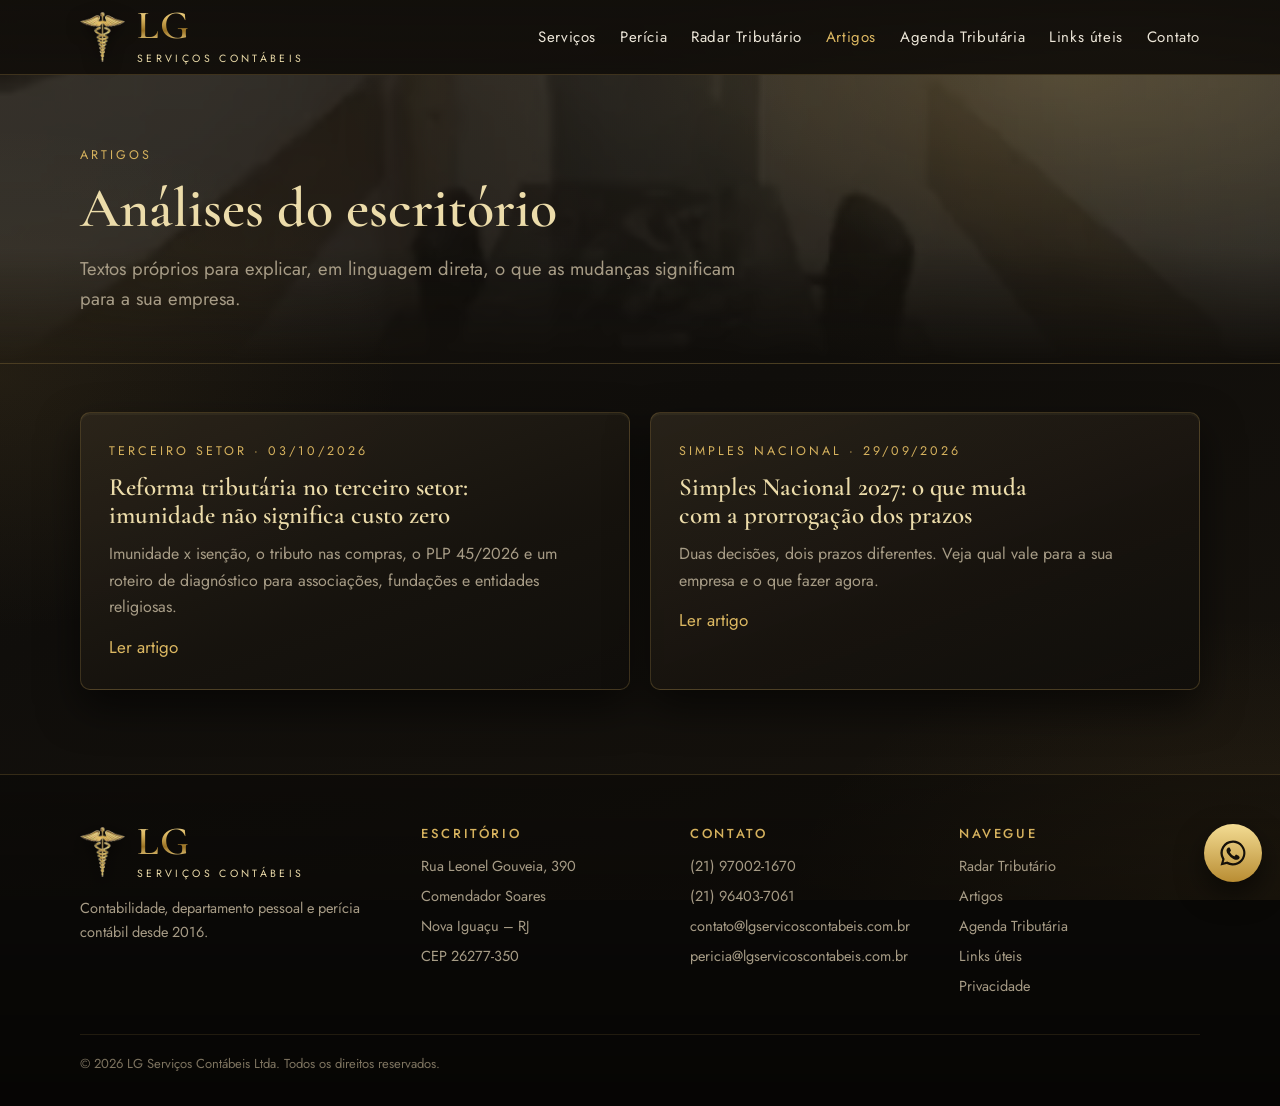
<file: artigos.html>
<!doctype html>
<html lang="pt-BR">
<head>
<meta charset="utf-8">
<meta name="viewport" content="width=device-width, initial-scale=1, viewport-fit=cover">
<title>Artigos | LG Serviços Contábeis</title>
<meta name="description" content="Artigos da LG Serviços Contábeis sobre reforma tributária, Simples Nacional, terceiro setor e rotinas das empresas.">
<meta name="theme-color" content="#0a0907">
<meta property="og:title" content="Artigos | LG Serviços Contábeis">
<meta property="og:description" content="Artigos da LG Serviços Contábeis sobre reforma tributária, Simples Nacional, terceiro setor e rotinas das empresas.">
<meta property="og:image" content="caduceu.webp">
<meta property="og:locale" content="pt_BR">
<link rel="icon" type="image/png" href="favicon.png">
<link rel="apple-touch-icon" href="favicon.png">
<link rel="preconnect" href="https://fonts.googleapis.com">
<link rel="preconnect" href="https://fonts.gstatic.com" crossorigin>
<link rel="stylesheet" href="https://fonts.googleapis.com/css2?family=Cormorant+Garamond:wght@500;600&family=Jost:wght@400;500&display=swap">
<link rel="stylesheet" href="style.css?v=14">
</head>
<body>
<header class="topbar">
<div class="wrap">
<a class="brand" href="index.html" aria-label="LG Serviços Contábeis – página inicial">
<img src="caduceu.webp" alt="" width="45" height="50">
<span><span class="lg gold-text">LG</span><span class="sub">SERVIÇOS CONTÁBEIS</span></span>
</a>
<button class="menu-btn" type="button" aria-expanded="false" aria-controls="nav">Menu</button>
<nav class="nav" id="nav" aria-label="Principal"><a href="index.html#servicos">Serviços</a><a href="index.html#pericia">Perícia</a><a href="noticias.html">Radar Tributário</a><a href="artigos.html" aria-current="page">Artigos</a><a href="agenda.html">Agenda Tributária</a><a href="links.html">Links úteis</a><a href="index.html#contato">Contato</a></nav>
</div>
</header>
<main id="conteudo">

<div class="page-head ph-reuniao"><div class="wrap"><span class="eyebrow">Artigos</span><h1>Análises do escritório</h1><p class="lead">Textos próprios para explicar, em linguagem direta, o que as mudanças significam para a sua empresa.</p></div></div>
<section style="padding-block:48px 84px"><div class="wrap"><div class="grid-2" id="lista-artigos">
<a class="card" href="artigo-reforma-tributaria-terceiro-setor.html" style="text-decoration:none;color:inherit"><span class="eyebrow">Terceiro setor · 03/10/2026</span><h3>Reforma tributária no terceiro setor: imunidade não significa custo zero</h3><p>Imunidade x isenção, o tributo nas compras, o PLP 45/2026 e um roteiro de diagnóstico para associações, fundações e entidades religiosas.</p><span style="color:var(--gold-2)">Ler artigo</span></a>
<a class="card" href="artigo-simples-2027.html" style="text-decoration:none;color:inherit"><span class="eyebrow">Simples Nacional · 29/09/2026</span><h3>Simples Nacional 2027: o que muda com a prorrogação dos prazos</h3><p>Duas decisões, dois prazos diferentes. Veja qual vale para a sua empresa e o que fazer agora.</p><span style="color:var(--gold-2)">Ler artigo</span></a>
</div></div></section>

</main>
<footer>
<div class="wrap">
<div class="cols">
<div>
<a class="brand" href="index.html"><img src="caduceu.webp" alt="" width="45" height="50"><span><span class="lg gold-text">LG</span><span class="sub">SERVIÇOS CONTÁBEIS</span></span></a>
<p style="margin-top:14px">Contabilidade, departamento pessoal e perícia contábil desde 2016.</p>
</div>
<div><h4>Escritório</h4><ul><li>Rua Leonel Gouveia, 390</li><li>Comendador Soares</li><li>Nova Iguaçu – RJ</li><li>CEP 26277-350</li></ul></div>
<div><h4>Contato</h4><ul><li><a href="https://wa.me/5521970021670?text=Ol%C3%A1%21%20Vim%20pelo%20site%20da%20LG%20Servi%C3%A7os%20Cont%C3%A1beis%20e%20gostaria%20de%20conversar%20sobre%20os%20servi%C3%A7os%20do%20escrit%C3%B3rio%20para%20a%20minha%20empresa%20ou%20organiza%C3%A7%C3%A3o." target="_blank" rel="noopener">(21) 97002-1670</a></li><li><a href="https://wa.me/5521964037061?text=Ol%C3%A1%21%20Vim%20pelo%20site%20da%20LG%20Servi%C3%A7os%20Cont%C3%A1beis%20e%20gostaria%20de%20conversar%20sobre%20os%20servi%C3%A7os%20do%20escrit%C3%B3rio%20para%20a%20minha%20empresa%20ou%20organiza%C3%A7%C3%A3o." target="_blank" rel="noopener">(21) 96403-7061</a></li><li><a href="mailto:contato@lgservicoscontabeis.com.br">contato@lgservicoscontabeis.com.br</a></li><li><a href="mailto:pericia@lgservicoscontabeis.com.br">pericia@lgservicoscontabeis.com.br</a></li></ul></div>
<div><h4>Navegue</h4><ul><li><a href="noticias.html">Radar Tributário</a></li><li><a href="artigos.html">Artigos</a></li><li><a href="agenda.html">Agenda Tributária</a></li><li><a href="links.html">Links úteis</a></li><li><a href="privacidade.html">Privacidade</a></li></ul></div>
</div>
<div class="legal"><span>© <span id="ano">2026</span> LG Serviços Contábeis Ltda. Todos os direitos reservados.</span></div>
</div>
</footer>
<a class="wa-float" href="https://wa.me/5521970021670?text=Ol%C3%A1%21%20Vim%20pelo%20site%20da%20LG%20Servi%C3%A7os%20Cont%C3%A1beis%20e%20gostaria%20de%20conversar%20sobre%20os%20servi%C3%A7os%20do%20escrit%C3%B3rio%20para%20a%20minha%20empresa%20ou%20organiza%C3%A7%C3%A3o." target="_blank" rel="noopener" aria-label="Falar com o escritório pelo WhatsApp"><svg viewBox="0 0 24 24" fill="currentColor"><path d="M12 2a10 10 0 0 0-8.6 15.1L2 22l5-1.3A10 10 0 1 0 12 2zm0 18.2a8.2 8.2 0 0 1-4.2-1.2l-.3-.2-3 .8.8-2.9-.2-.3A8.2 8.2 0 1 1 12 20.2zm4.5-6.1c-.2-.1-1.5-.7-1.7-.8-.2-.1-.4-.1-.6.1l-.8 1c-.1.2-.3.2-.5.1a6.7 6.7 0 0 1-3.3-2.9c-.3-.4.2-.4.7-1.4.1-.2 0-.3 0-.4l-.8-1.8c-.2-.5-.4-.4-.6-.4h-.5a1 1 0 0 0-.7.3 2.9 2.9 0 0 0-.9 2.2 5.1 5.1 0 0 0 1.1 2.7 11.6 11.6 0 0 0 4.4 3.9c1.6.7 2.3.8 3.1.7.5-.1 1.5-.6 1.7-1.2.2-.6.2-1.1.2-1.2-.1-.1-.2-.2-.5-.3z"/></svg></a>
<script src="main.js?v=22" defer></script>
</body>
</html>
</file>
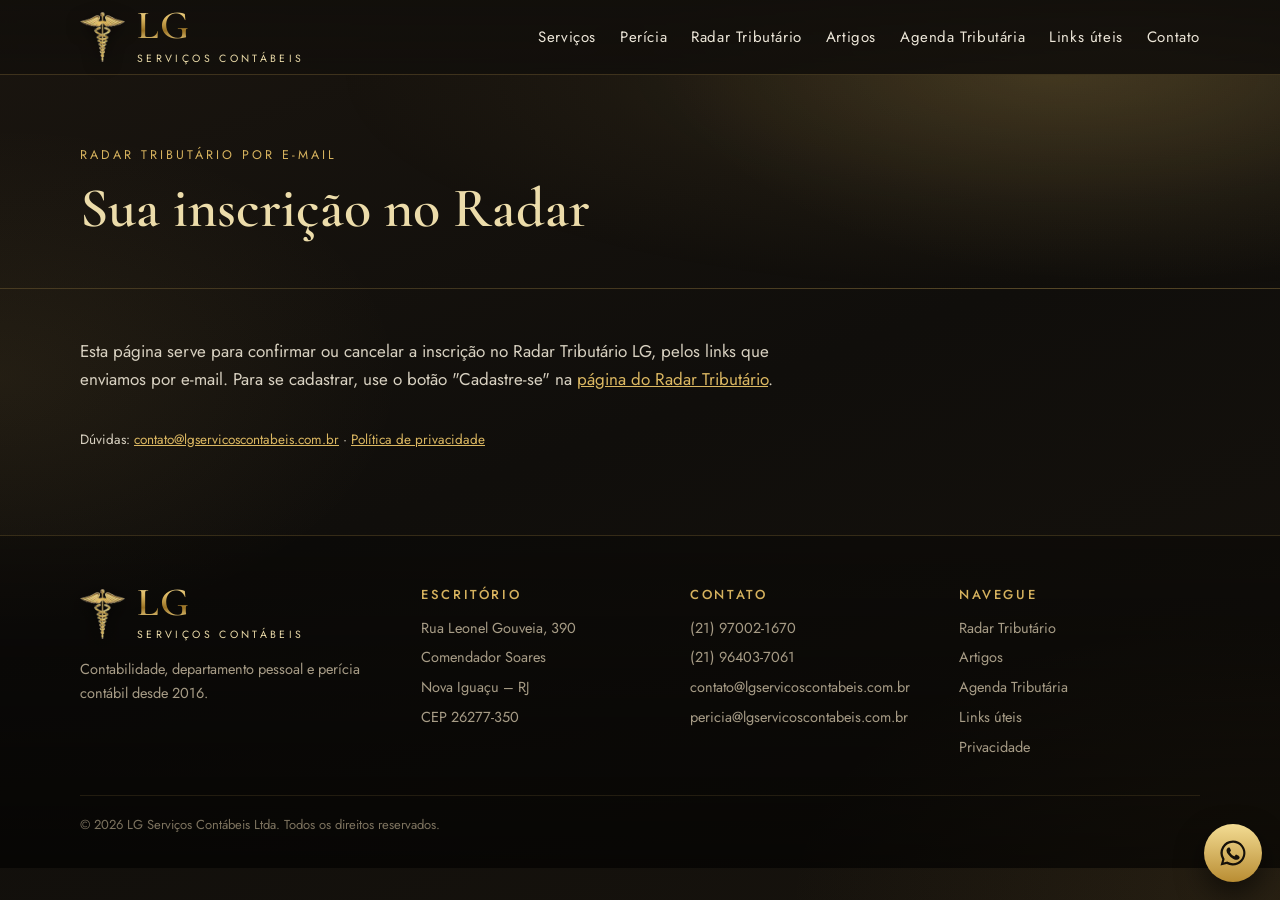
<file: inscricao.html>
<!doctype html>
<html lang="pt-BR">
<head>
<meta charset="utf-8">
<meta name="viewport" content="width=device-width, initial-scale=1, viewport-fit=cover">
<title>Inscrição no Radar | LG Serviços Contábeis</title>
<meta name="robots" content="noindex">
<meta name="description" content="Confirme ou cancele a sua inscrição no Radar Tributário LG por e-mail.">
<meta name="theme-color" content="#0a0907">
<meta property="og:title" content="Inscrição no Radar | LG Serviços Contábeis">
<meta property="og:description" content="Confirme ou cancele a sua inscrição no Radar Tributário LG por e-mail.">
<meta property="og:image" content="caduceu.webp">
<meta property="og:locale" content="pt_BR">
<link rel="icon" type="image/png" href="favicon.png">
<link rel="apple-touch-icon" href="favicon.png">
<link rel="preconnect" href="https://fonts.googleapis.com">
<link rel="preconnect" href="https://fonts.gstatic.com" crossorigin>
<link rel="stylesheet" href="https://fonts.googleapis.com/css2?family=Cormorant+Garamond:wght@500;600&family=Jost:wght@400;500&display=swap">
<link rel="stylesheet" href="style.css?v=14">
</head>
<body>
<header class="topbar">
<div class="wrap">
<a class="brand" href="index.html" aria-label="LG Serviços Contábeis – página inicial">
<img src="caduceu.webp" alt="" width="45" height="50">
<span><span class="lg gold-text">LG</span><span class="sub">SERVIÇOS CONTÁBEIS</span></span>
</a>
<button class="menu-btn" type="button" aria-expanded="false" aria-controls="nav">Menu</button>
<nav class="nav" id="nav" aria-label="Principal"><a href="index.html#servicos">Serviços</a><a href="index.html#pericia">Perícia</a><a href="noticias.html">Radar Tributário</a><a href="artigos.html">Artigos</a><a href="agenda.html">Agenda Tributária</a><a href="links.html">Links úteis</a><a href="index.html#contato">Contato</a></nav>
</div>
</header>
<main id="conteudo">

<div class="page-head"><div class="wrap"><span class="eyebrow">Radar Tributário por e-mail</span><h1 id="insc-titulo">Sua inscrição no Radar</h1></div></div>
<section style="padding-block:48px 84px"><div class="wrap"><div class="prose" id="inscricao-box">
<p id="insc-texto">Esta página serve para confirmar ou cancelar a inscrição no Radar Tributário LG, pelos links que enviamos por e-mail. Para se cadastrar, use o botão "Cadastre-se" na <a href="noticias.html">página do Radar Tributário</a>.</p>
<p id="insc-acao" style="display:none"><button class="btn btn-gold" type="button" id="insc-botao">Confirmar</button></p>
<p class="note" id="insc-msg" aria-live="polite"></p>
<p class="note">Dúvidas: <a href="mailto:contato@lgservicoscontabeis.com.br">contato@lgservicoscontabeis.com.br</a> · <a href="privacidade.html">Política de privacidade</a></p>
</div></div></section>

</main>
<footer>
<div class="wrap">
<div class="cols">
<div>
<a class="brand" href="index.html"><img src="caduceu.webp" alt="" width="45" height="50"><span><span class="lg gold-text">LG</span><span class="sub">SERVIÇOS CONTÁBEIS</span></span></a>
<p style="margin-top:14px">Contabilidade, departamento pessoal e perícia contábil desde 2016.</p>
</div>
<div><h4>Escritório</h4><ul><li>Rua Leonel Gouveia, 390</li><li>Comendador Soares</li><li>Nova Iguaçu – RJ</li><li>CEP 26277-350</li></ul></div>
<div><h4>Contato</h4><ul><li><a href="https://wa.me/5521970021670?text=Ol%C3%A1%21%20Vim%20pelo%20site%20da%20LG%20Servi%C3%A7os%20Cont%C3%A1beis%20e%20gostaria%20de%20conversar%20sobre%20os%20servi%C3%A7os%20do%20escrit%C3%B3rio%20para%20a%20minha%20empresa%20ou%20organiza%C3%A7%C3%A3o." target="_blank" rel="noopener">(21) 97002-1670</a></li><li><a href="https://wa.me/5521964037061?text=Ol%C3%A1%21%20Vim%20pelo%20site%20da%20LG%20Servi%C3%A7os%20Cont%C3%A1beis%20e%20gostaria%20de%20conversar%20sobre%20os%20servi%C3%A7os%20do%20escrit%C3%B3rio%20para%20a%20minha%20empresa%20ou%20organiza%C3%A7%C3%A3o." target="_blank" rel="noopener">(21) 96403-7061</a></li><li><a href="mailto:contato@lgservicoscontabeis.com.br">contato@lgservicoscontabeis.com.br</a></li><li><a href="mailto:pericia@lgservicoscontabeis.com.br">pericia@lgservicoscontabeis.com.br</a></li></ul></div>
<div><h4>Navegue</h4><ul><li><a href="noticias.html">Radar Tributário</a></li><li><a href="artigos.html">Artigos</a></li><li><a href="agenda.html">Agenda Tributária</a></li><li><a href="links.html">Links úteis</a></li><li><a href="privacidade.html">Privacidade</a></li></ul></div>
</div>
<div class="legal"><span>© <span id="ano">2026</span> LG Serviços Contábeis Ltda. Todos os direitos reservados.</span></div>
</div>
</footer>
<a class="wa-float" href="https://wa.me/5521970021670?text=Ol%C3%A1%21%20Vim%20pelo%20site%20da%20LG%20Servi%C3%A7os%20Cont%C3%A1beis%20e%20gostaria%20de%20conversar%20sobre%20os%20servi%C3%A7os%20do%20escrit%C3%B3rio%20para%20a%20minha%20empresa%20ou%20organiza%C3%A7%C3%A3o." target="_blank" rel="noopener" aria-label="Falar com o escritório pelo WhatsApp"><svg viewBox="0 0 24 24" fill="currentColor"><path d="M12 2a10 10 0 0 0-8.6 15.1L2 22l5-1.3A10 10 0 1 0 12 2zm0 18.2a8.2 8.2 0 0 1-4.2-1.2l-.3-.2-3 .8.8-2.9-.2-.3A8.2 8.2 0 1 1 12 20.2zm4.5-6.1c-.2-.1-1.5-.7-1.7-.8-.2-.1-.4-.1-.6.1l-.8 1c-.1.2-.3.2-.5.1a6.7 6.7 0 0 1-3.3-2.9c-.3-.4.2-.4.7-1.4.1-.2 0-.3 0-.4l-.8-1.8c-.2-.5-.4-.4-.6-.4h-.5a1 1 0 0 0-.7.3 2.9 2.9 0 0 0-.9 2.2 5.1 5.1 0 0 0 1.1 2.7 11.6 11.6 0 0 0 4.4 3.9c1.6.7 2.3.8 3.1.7.5-.1 1.5-.6 1.7-1.2.2-.6.2-1.1.2-1.2-.1-.1-.2-.2-.5-.3z"/></svg></a>
<script src="main.js?v=22" defer></script>
</body>
</html>
</file>
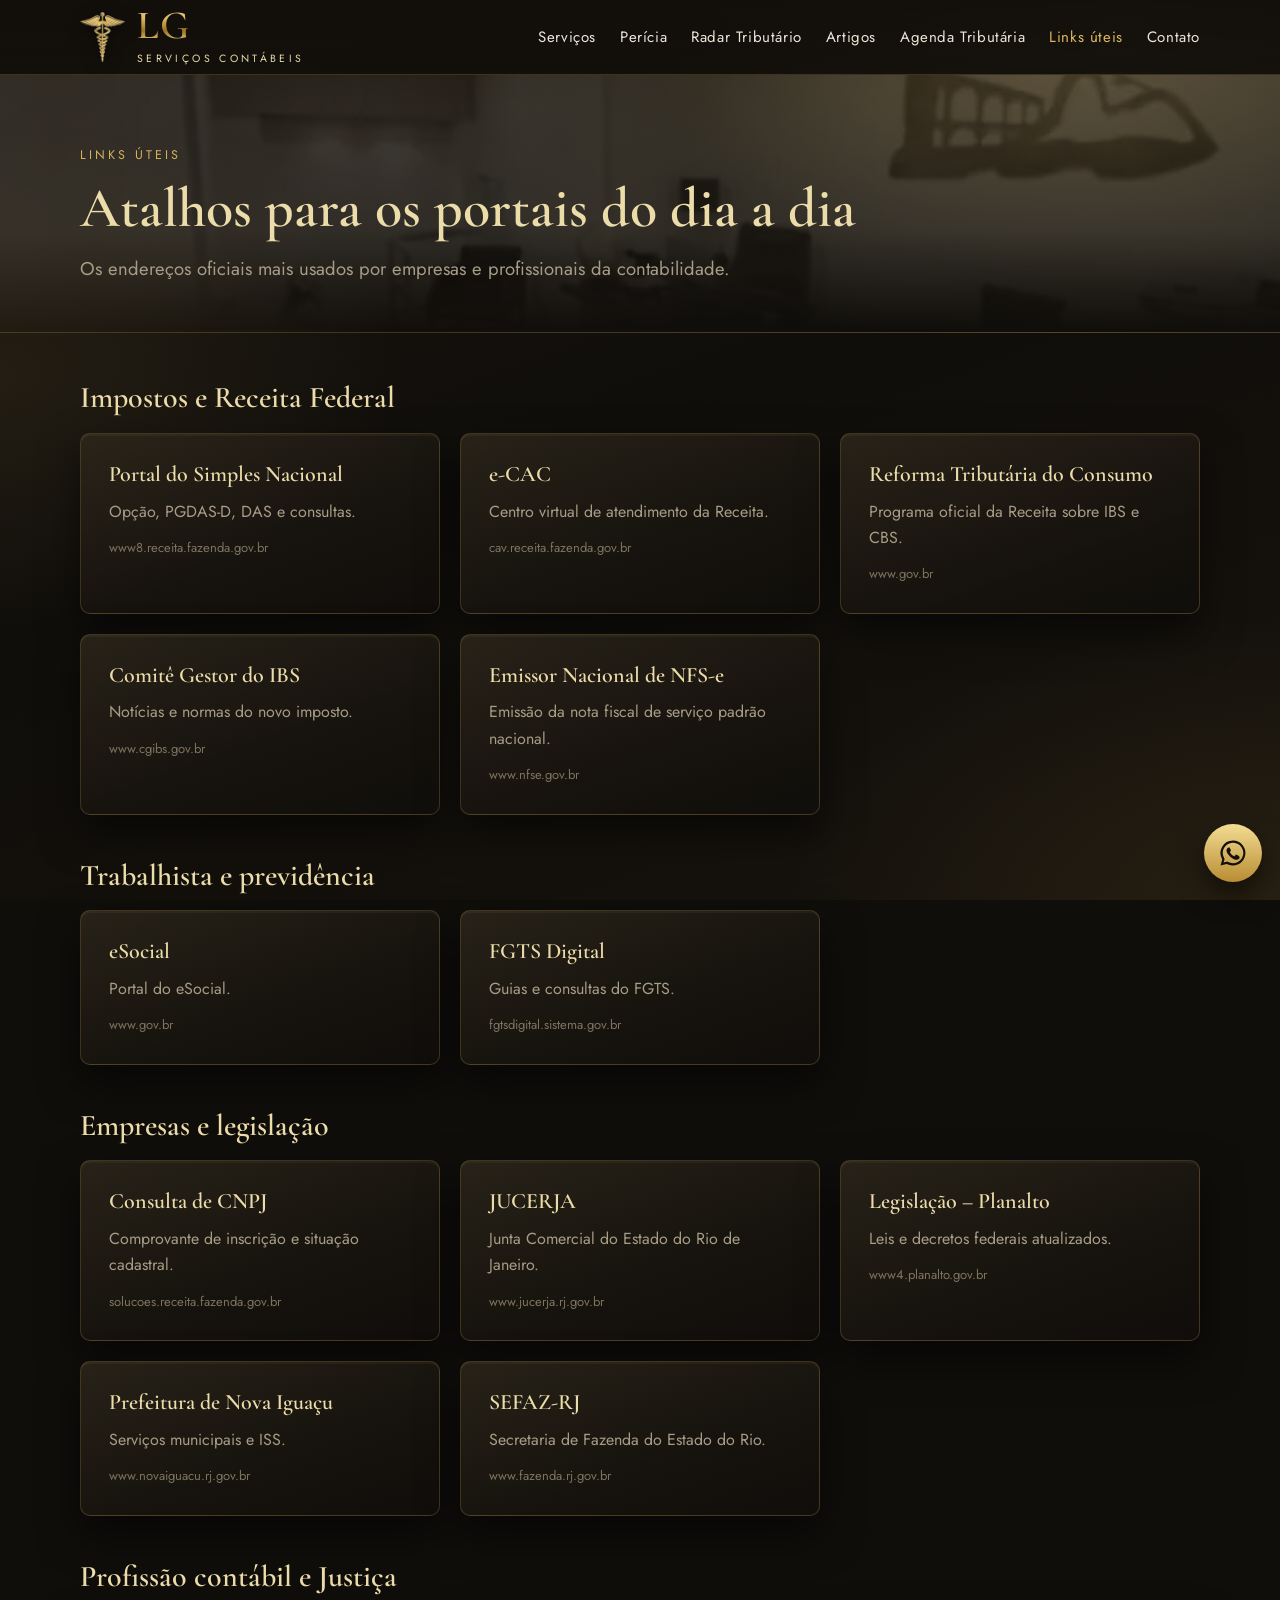
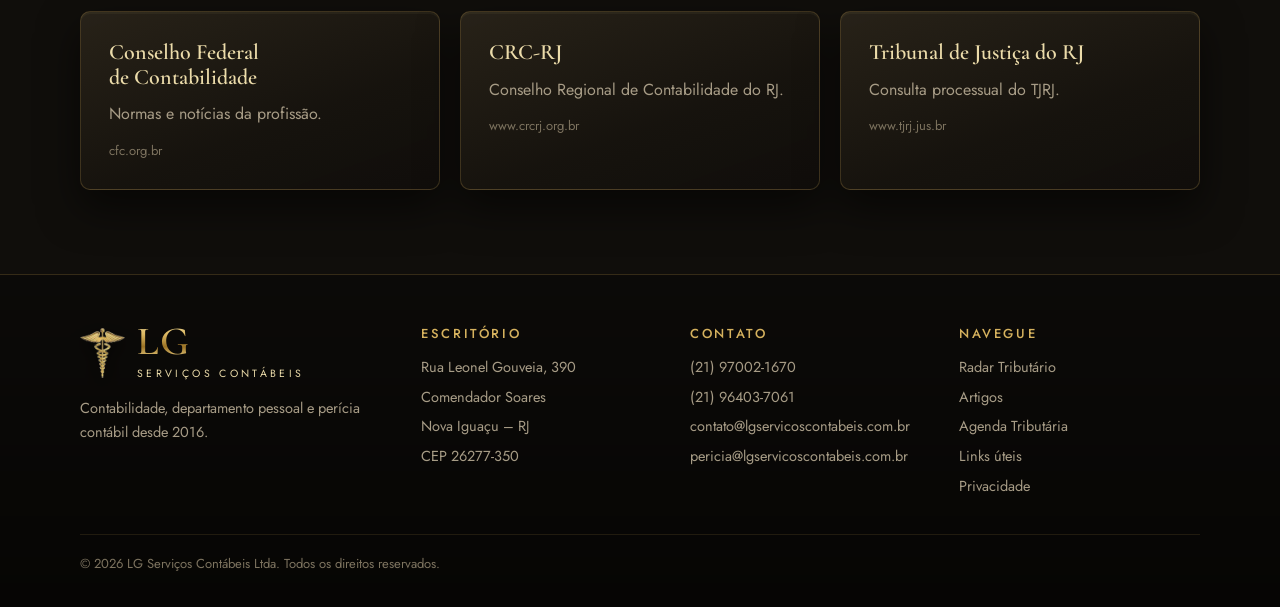
<file: links.html>
<!doctype html>
<html lang="pt-BR">
<head>
<meta charset="utf-8">
<meta name="viewport" content="width=device-width, initial-scale=1, viewport-fit=cover">
<title>Links úteis | LG Serviços Contábeis</title>
<meta name="description" content="Atalhos para Simples Nacional, e-CAC, eSocial, NFS-e, JUCERJA e outros portais oficiais.">
<meta name="theme-color" content="#0a0907">
<meta property="og:title" content="Links úteis | LG Serviços Contábeis">
<meta property="og:description" content="Atalhos para Simples Nacional, e-CAC, eSocial, NFS-e, JUCERJA e outros portais oficiais.">
<meta property="og:image" content="caduceu.webp">
<meta property="og:locale" content="pt_BR">
<link rel="icon" type="image/png" href="favicon.png">
<link rel="apple-touch-icon" href="favicon.png">
<link rel="preconnect" href="https://fonts.googleapis.com">
<link rel="preconnect" href="https://fonts.gstatic.com" crossorigin>
<link rel="stylesheet" href="https://fonts.googleapis.com/css2?family=Cormorant+Garamond:wght@500;600&family=Jost:wght@400;500&display=swap">
<link rel="stylesheet" href="style.css?v=14">
</head>
<body>
<header class="topbar">
<div class="wrap">
<a class="brand" href="index.html" aria-label="LG Serviços Contábeis – página inicial">
<img src="caduceu.webp" alt="" width="45" height="50">
<span><span class="lg gold-text">LG</span><span class="sub">SERVIÇOS CONTÁBEIS</span></span>
</a>
<button class="menu-btn" type="button" aria-expanded="false" aria-controls="nav">Menu</button>
<nav class="nav" id="nav" aria-label="Principal"><a href="index.html#servicos">Serviços</a><a href="index.html#pericia">Perícia</a><a href="noticias.html">Radar Tributário</a><a href="artigos.html">Artigos</a><a href="agenda.html">Agenda Tributária</a><a href="links.html" aria-current="page">Links úteis</a><a href="index.html#contato">Contato</a></nav>
</div>
</header>
<main id="conteudo">
<div class="page-head ph-escritorio"><div class="wrap"><span class="eyebrow">Links úteis</span><h1>Atalhos para os portais do dia a dia</h1><p class="lead">Os endereços oficiais mais usados por empresas e profissionais da contabilidade.</p></div></div><section style="padding-block:48px 84px"><div class="wrap" style="display:grid;gap:44px"><div><h2 style="font-size:30px;margin-bottom:18px">Impostos e Receita Federal</h2><div class="grid-3 links-grid"><a class="card" href="https://www8.receita.fazenda.gov.br/SimplesNacional/" target="_blank" rel="noopener"><h3 style="font-size:22px">Portal do Simples Nacional</h3><p>Opção, PGDAS-D, DAS e consultas.</p><span class="dom">www8.receita.fazenda.gov.br</span></a><a class="card" href="https://cav.receita.fazenda.gov.br/" target="_blank" rel="noopener"><h3 style="font-size:22px">e-CAC</h3><p>Centro virtual de atendimento da Receita.</p><span class="dom">cav.receita.fazenda.gov.br</span></a><a class="card" href="https://www.gov.br/receitafederal/pt-br/acesso-a-informacao/acoes-e-programas/programas-e-atividades/reforma-tributaria-do-consumo" target="_blank" rel="noopener"><h3 style="font-size:22px">Reforma Tributária do Consumo</h3><p>Programa oficial da Receita sobre IBS e CBS.</p><span class="dom">www.gov.br</span></a><a class="card" href="https://www.cgibs.gov.br/" target="_blank" rel="noopener"><h3 style="font-size:22px">Comitê Gestor do IBS</h3><p>Notícias e normas do novo imposto.</p><span class="dom">www.cgibs.gov.br</span></a><a class="card" href="https://www.nfse.gov.br/EmissorNacional" target="_blank" rel="noopener"><h3 style="font-size:22px">Emissor Nacional de NFS-e</h3><p>Emissão da nota fiscal de serviço padrão nacional.</p><span class="dom">www.nfse.gov.br</span></a></div></div><div><h2 style="font-size:30px;margin-bottom:18px">Trabalhista e previdência</h2><div class="grid-3 links-grid"><a class="card" href="https://www.gov.br/esocial/" target="_blank" rel="noopener"><h3 style="font-size:22px">eSocial</h3><p>Portal do eSocial.</p><span class="dom">www.gov.br</span></a><a class="card" href="https://fgtsdigital.sistema.gov.br/" target="_blank" rel="noopener"><h3 style="font-size:22px">FGTS Digital</h3><p>Guias e consultas do FGTS.</p><span class="dom">fgtsdigital.sistema.gov.br</span></a></div></div><div><h2 style="font-size:30px;margin-bottom:18px">Empresas e legislação</h2><div class="grid-3 links-grid"><a class="card" href="https://solucoes.receita.fazenda.gov.br/Servicos/cnpjreva/cnpjreva_solicitacao.asp" target="_blank" rel="noopener"><h3 style="font-size:22px">Consulta de CNPJ</h3><p>Comprovante de inscrição e situação cadastral.</p><span class="dom">solucoes.receita.fazenda.gov.br</span></a><a class="card" href="https://www.jucerja.rj.gov.br/" target="_blank" rel="noopener"><h3 style="font-size:22px">JUCERJA</h3><p>Junta Comercial do Estado do Rio de Janeiro.</p><span class="dom">www.jucerja.rj.gov.br</span></a><a class="card" href="https://www4.planalto.gov.br/legislacao/" target="_blank" rel="noopener"><h3 style="font-size:22px">Legislação – Planalto</h3><p>Leis e decretos federais atualizados.</p><span class="dom">www4.planalto.gov.br</span></a><a class="card" href="https://www.novaiguacu.rj.gov.br/" target="_blank" rel="noopener"><h3 style="font-size:22px">Prefeitura de Nova Iguaçu</h3><p>Serviços municipais e ISS.</p><span class="dom">www.novaiguacu.rj.gov.br</span></a><a class="card" href="https://www.fazenda.rj.gov.br/" target="_blank" rel="noopener"><h3 style="font-size:22px">SEFAZ-RJ</h3><p>Secretaria de Fazenda do Estado do Rio.</p><span class="dom">www.fazenda.rj.gov.br</span></a></div></div><div><h2 style="font-size:30px;margin-bottom:18px">Profissão contábil e Justiça</h2><div class="grid-3 links-grid"><a class="card" href="https://cfc.org.br/" target="_blank" rel="noopener"><h3 style="font-size:22px">Conselho Federal de Contabilidade</h3><p>Normas e notícias da profissão.</p><span class="dom">cfc.org.br</span></a><a class="card" href="https://www.crcrj.org.br/" target="_blank" rel="noopener"><h3 style="font-size:22px">CRC-RJ</h3><p>Conselho Regional de Contabilidade do RJ.</p><span class="dom">www.crcrj.org.br</span></a><a class="card" href="https://www.tjrj.jus.br/" target="_blank" rel="noopener"><h3 style="font-size:22px">Tribunal de Justiça do RJ</h3><p>Consulta processual do TJRJ.</p><span class="dom">www.tjrj.jus.br</span></a></div></div></div></section>
</main>
<footer>
<div class="wrap">
<div class="cols">
<div>
<a class="brand" href="index.html"><img src="caduceu.webp" alt="" width="45" height="50"><span><span class="lg gold-text">LG</span><span class="sub">SERVIÇOS CONTÁBEIS</span></span></a>
<p style="margin-top:14px">Contabilidade, departamento pessoal e perícia contábil desde 2016.</p>
</div>
<div><h4>Escritório</h4><ul><li>Rua Leonel Gouveia, 390</li><li>Comendador Soares</li><li>Nova Iguaçu – RJ</li><li>CEP 26277-350</li></ul></div>
<div><h4>Contato</h4><ul><li><a href="https://wa.me/5521970021670?text=Ol%C3%A1%21%20Vim%20pelo%20site%20da%20LG%20Servi%C3%A7os%20Cont%C3%A1beis%20e%20gostaria%20de%20conversar%20sobre%20os%20servi%C3%A7os%20do%20escrit%C3%B3rio%20para%20a%20minha%20empresa%20ou%20organiza%C3%A7%C3%A3o." target="_blank" rel="noopener">(21) 97002-1670</a></li><li><a href="https://wa.me/5521964037061?text=Ol%C3%A1%21%20Vim%20pelo%20site%20da%20LG%20Servi%C3%A7os%20Cont%C3%A1beis%20e%20gostaria%20de%20conversar%20sobre%20os%20servi%C3%A7os%20do%20escrit%C3%B3rio%20para%20a%20minha%20empresa%20ou%20organiza%C3%A7%C3%A3o." target="_blank" rel="noopener">(21) 96403-7061</a></li><li><a href="mailto:contato@lgservicoscontabeis.com.br">contato@lgservicoscontabeis.com.br</a></li><li><a href="mailto:pericia@lgservicoscontabeis.com.br">pericia@lgservicoscontabeis.com.br</a></li></ul></div>
<div><h4>Navegue</h4><ul><li><a href="noticias.html">Radar Tributário</a></li><li><a href="artigos.html">Artigos</a></li><li><a href="agenda.html">Agenda Tributária</a></li><li><a href="links.html">Links úteis</a></li><li><a href="privacidade.html">Privacidade</a></li></ul></div>
</div>
<div class="legal"><span>© <span id="ano">2026</span> LG Serviços Contábeis Ltda. Todos os direitos reservados.</span></div>
</div>
</footer>
<a class="wa-float" href="https://wa.me/5521970021670?text=Ol%C3%A1%21%20Vim%20pelo%20site%20da%20LG%20Servi%C3%A7os%20Cont%C3%A1beis%20e%20gostaria%20de%20conversar%20sobre%20os%20servi%C3%A7os%20do%20escrit%C3%B3rio%20para%20a%20minha%20empresa%20ou%20organiza%C3%A7%C3%A3o." target="_blank" rel="noopener" aria-label="Falar com o escritório pelo WhatsApp"><svg viewBox="0 0 24 24" fill="currentColor"><path d="M12 2a10 10 0 0 0-8.6 15.1L2 22l5-1.3A10 10 0 1 0 12 2zm0 18.2a8.2 8.2 0 0 1-4.2-1.2l-.3-.2-3 .8.8-2.9-.2-.3A8.2 8.2 0 1 1 12 20.2zm4.5-6.1c-.2-.1-1.5-.7-1.7-.8-.2-.1-.4-.1-.6.1l-.8 1c-.1.2-.3.2-.5.1a6.7 6.7 0 0 1-3.3-2.9c-.3-.4.2-.4.7-1.4.1-.2 0-.3 0-.4l-.8-1.8c-.2-.5-.4-.4-.6-.4h-.5a1 1 0 0 0-.7.3 2.9 2.9 0 0 0-.9 2.2 5.1 5.1 0 0 0 1.1 2.7 11.6 11.6 0 0 0 4.4 3.9c1.6.7 2.3.8 3.1.7.5-.1 1.5-.6 1.7-1.2.2-.6.2-1.1.2-1.2-.1-.1-.2-.2-.5-.3z"/></svg></a>
<script src="main.js?v=22" defer></script>
</body>
</html>
</file>
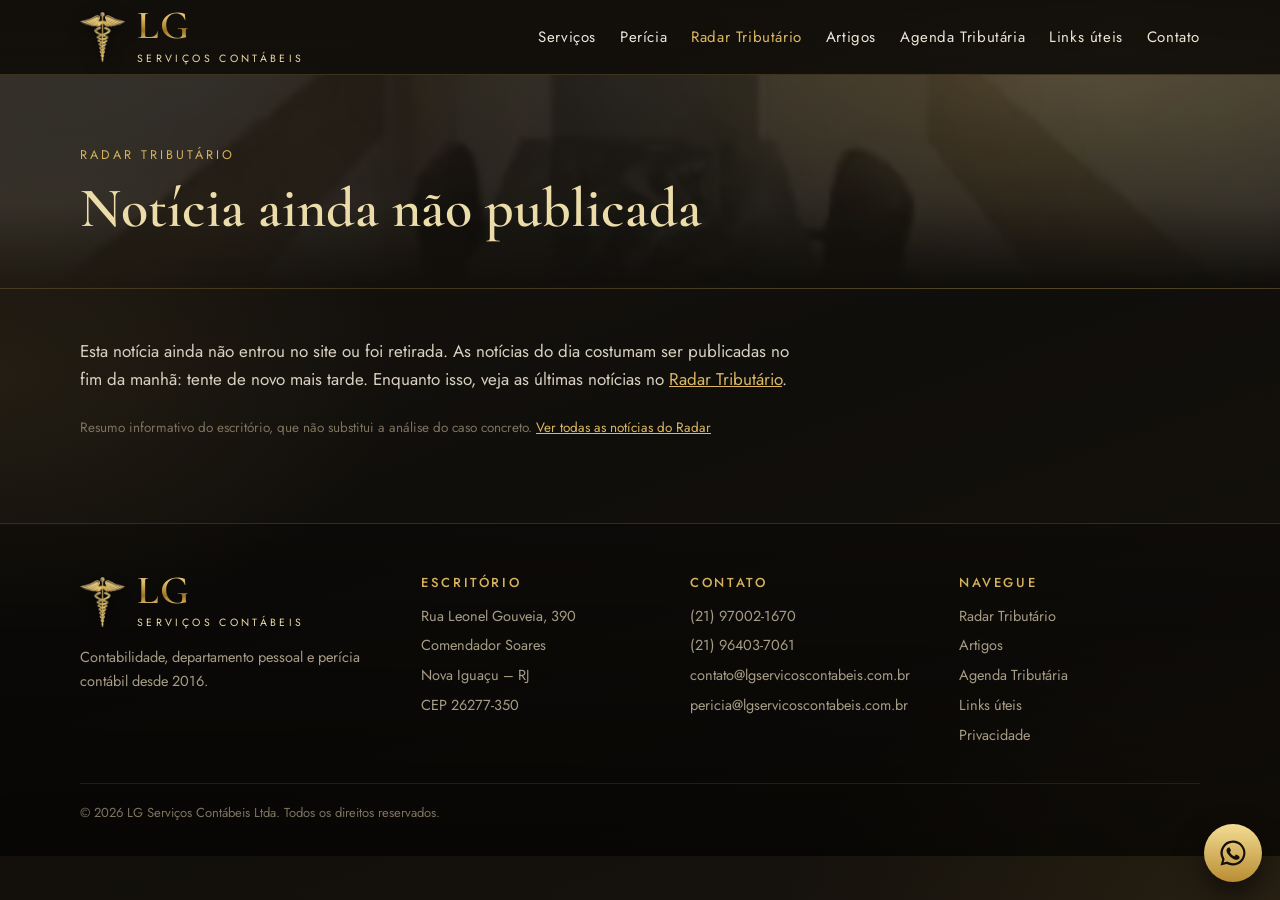
<file: noticia.html>
<!doctype html>
<html lang="pt-BR">
<head>
<meta charset="utf-8">
<meta name="viewport" content="width=device-width, initial-scale=1, viewport-fit=cover">
<title>Notícia | Radar Tributário | LG Serviços Contábeis</title>
<meta name="description" content="Notícia do Radar Tributário da LG Serviços Contábeis.">
<meta name="theme-color" content="#0a0907">
<meta property="og:title" content="Notícia | Radar Tributário | LG Serviços Contábeis">
<meta property="og:description" content="Notícia do Radar Tributário da LG Serviços Contábeis.">
<meta property="og:image" content="caduceu.webp">
<meta property="og:locale" content="pt_BR">
<link rel="icon" type="image/png" href="favicon.png">
<link rel="apple-touch-icon" href="favicon.png">
<link rel="preconnect" href="https://fonts.googleapis.com">
<link rel="preconnect" href="https://fonts.gstatic.com" crossorigin>
<link rel="stylesheet" href="https://fonts.googleapis.com/css2?family=Cormorant+Garamond:wght@500;600&family=Jost:wght@400;500&display=swap">
<link rel="stylesheet" href="style.css?v=14">
</head>
<body>
<header class="topbar">
<div class="wrap">
<a class="brand" href="index.html" aria-label="LG Serviços Contábeis – página inicial">
<img src="caduceu.webp" alt="" width="45" height="50">
<span><span class="lg gold-text">LG</span><span class="sub">SERVIÇOS CONTÁBEIS</span></span>
</a>
<button class="menu-btn" type="button" aria-expanded="false" aria-controls="nav">Menu</button>
<nav class="nav" id="nav" aria-label="Principal"><a href="index.html#servicos">Serviços</a><a href="index.html#pericia">Perícia</a><a href="noticias.html" aria-current="page">Radar Tributário</a><a href="artigos.html">Artigos</a><a href="agenda.html">Agenda Tributária</a><a href="links.html">Links úteis</a><a href="index.html#contato">Contato</a></nav>
</div>
</header>
<main id="conteudo">

<div class="page-head ph-reuniao"><div class="wrap"><span class="eyebrow" id="noticia-eyebrow">Radar Tributário</span><h1 id="noticia-titulo">Carregando a notícia...</h1><p class="byline" id="noticia-byline" hidden>Por <strong>LG Serviços Contábeis</strong></p><p class="pub-data" id="noticia-data" hidden></p></div></div>
<section style="padding-block:48px 84px"><div class="wrap"><div class="prose" id="noticia-corpo"><p class="note">Carregando...</p></div>
<p class="note" style="margin-top:24px;max-width:720px">Resumo informativo do escritório, que não substitui a análise do caso concreto. <a href="noticias.html">Ver todas as notícias do Radar</a></p></div></section>

</main>
<footer>
<div class="wrap">
<div class="cols">
<div>
<a class="brand" href="index.html"><img src="caduceu.webp" alt="" width="45" height="50"><span><span class="lg gold-text">LG</span><span class="sub">SERVIÇOS CONTÁBEIS</span></span></a>
<p style="margin-top:14px">Contabilidade, departamento pessoal e perícia contábil desde 2016.</p>
</div>
<div><h4>Escritório</h4><ul><li>Rua Leonel Gouveia, 390</li><li>Comendador Soares</li><li>Nova Iguaçu – RJ</li><li>CEP 26277-350</li></ul></div>
<div><h4>Contato</h4><ul><li><a href="https://wa.me/5521970021670?text=Ol%C3%A1%21%20Vim%20pelo%20site%20da%20LG%20Servi%C3%A7os%20Cont%C3%A1beis%20e%20gostaria%20de%20conversar%20sobre%20os%20servi%C3%A7os%20do%20escrit%C3%B3rio%20para%20a%20minha%20empresa%20ou%20organiza%C3%A7%C3%A3o." target="_blank" rel="noopener">(21) 97002-1670</a></li><li><a href="https://wa.me/5521964037061?text=Ol%C3%A1%21%20Vim%20pelo%20site%20da%20LG%20Servi%C3%A7os%20Cont%C3%A1beis%20e%20gostaria%20de%20conversar%20sobre%20os%20servi%C3%A7os%20do%20escrit%C3%B3rio%20para%20a%20minha%20empresa%20ou%20organiza%C3%A7%C3%A3o." target="_blank" rel="noopener">(21) 96403-7061</a></li><li><a href="mailto:contato@lgservicoscontabeis.com.br">contato@lgservicoscontabeis.com.br</a></li><li><a href="mailto:pericia@lgservicoscontabeis.com.br">pericia@lgservicoscontabeis.com.br</a></li></ul></div>
<div><h4>Navegue</h4><ul><li><a href="noticias.html">Radar Tributário</a></li><li><a href="artigos.html">Artigos</a></li><li><a href="agenda.html">Agenda Tributária</a></li><li><a href="links.html">Links úteis</a></li><li><a href="privacidade.html">Privacidade</a></li></ul></div>
</div>
<div class="legal"><span>© <span id="ano">2026</span> LG Serviços Contábeis Ltda. Todos os direitos reservados.</span></div>
</div>
</footer>
<a class="wa-float" href="https://wa.me/5521970021670?text=Ol%C3%A1%21%20Vim%20pelo%20site%20da%20LG%20Servi%C3%A7os%20Cont%C3%A1beis%20e%20gostaria%20de%20conversar%20sobre%20os%20servi%C3%A7os%20do%20escrit%C3%B3rio%20para%20a%20minha%20empresa%20ou%20organiza%C3%A7%C3%A3o." target="_blank" rel="noopener" aria-label="Falar com o escritório pelo WhatsApp"><svg viewBox="0 0 24 24" fill="currentColor"><path d="M12 2a10 10 0 0 0-8.6 15.1L2 22l5-1.3A10 10 0 1 0 12 2zm0 18.2a8.2 8.2 0 0 1-4.2-1.2l-.3-.2-3 .8.8-2.9-.2-.3A8.2 8.2 0 1 1 12 20.2zm4.5-6.1c-.2-.1-1.5-.7-1.7-.8-.2-.1-.4-.1-.6.1l-.8 1c-.1.2-.3.2-.5.1a6.7 6.7 0 0 1-3.3-2.9c-.3-.4.2-.4.7-1.4.1-.2 0-.3 0-.4l-.8-1.8c-.2-.5-.4-.4-.6-.4h-.5a1 1 0 0 0-.7.3 2.9 2.9 0 0 0-.9 2.2 5.1 5.1 0 0 0 1.1 2.7 11.6 11.6 0 0 0 4.4 3.9c1.6.7 2.3.8 3.1.7.5-.1 1.5-.6 1.7-1.2.2-.6.2-1.1.2-1.2-.1-.1-.2-.2-.5-.3z"/></svg></a>
<script src="main.js?v=22" defer></script>
</body>
</html>
</file>
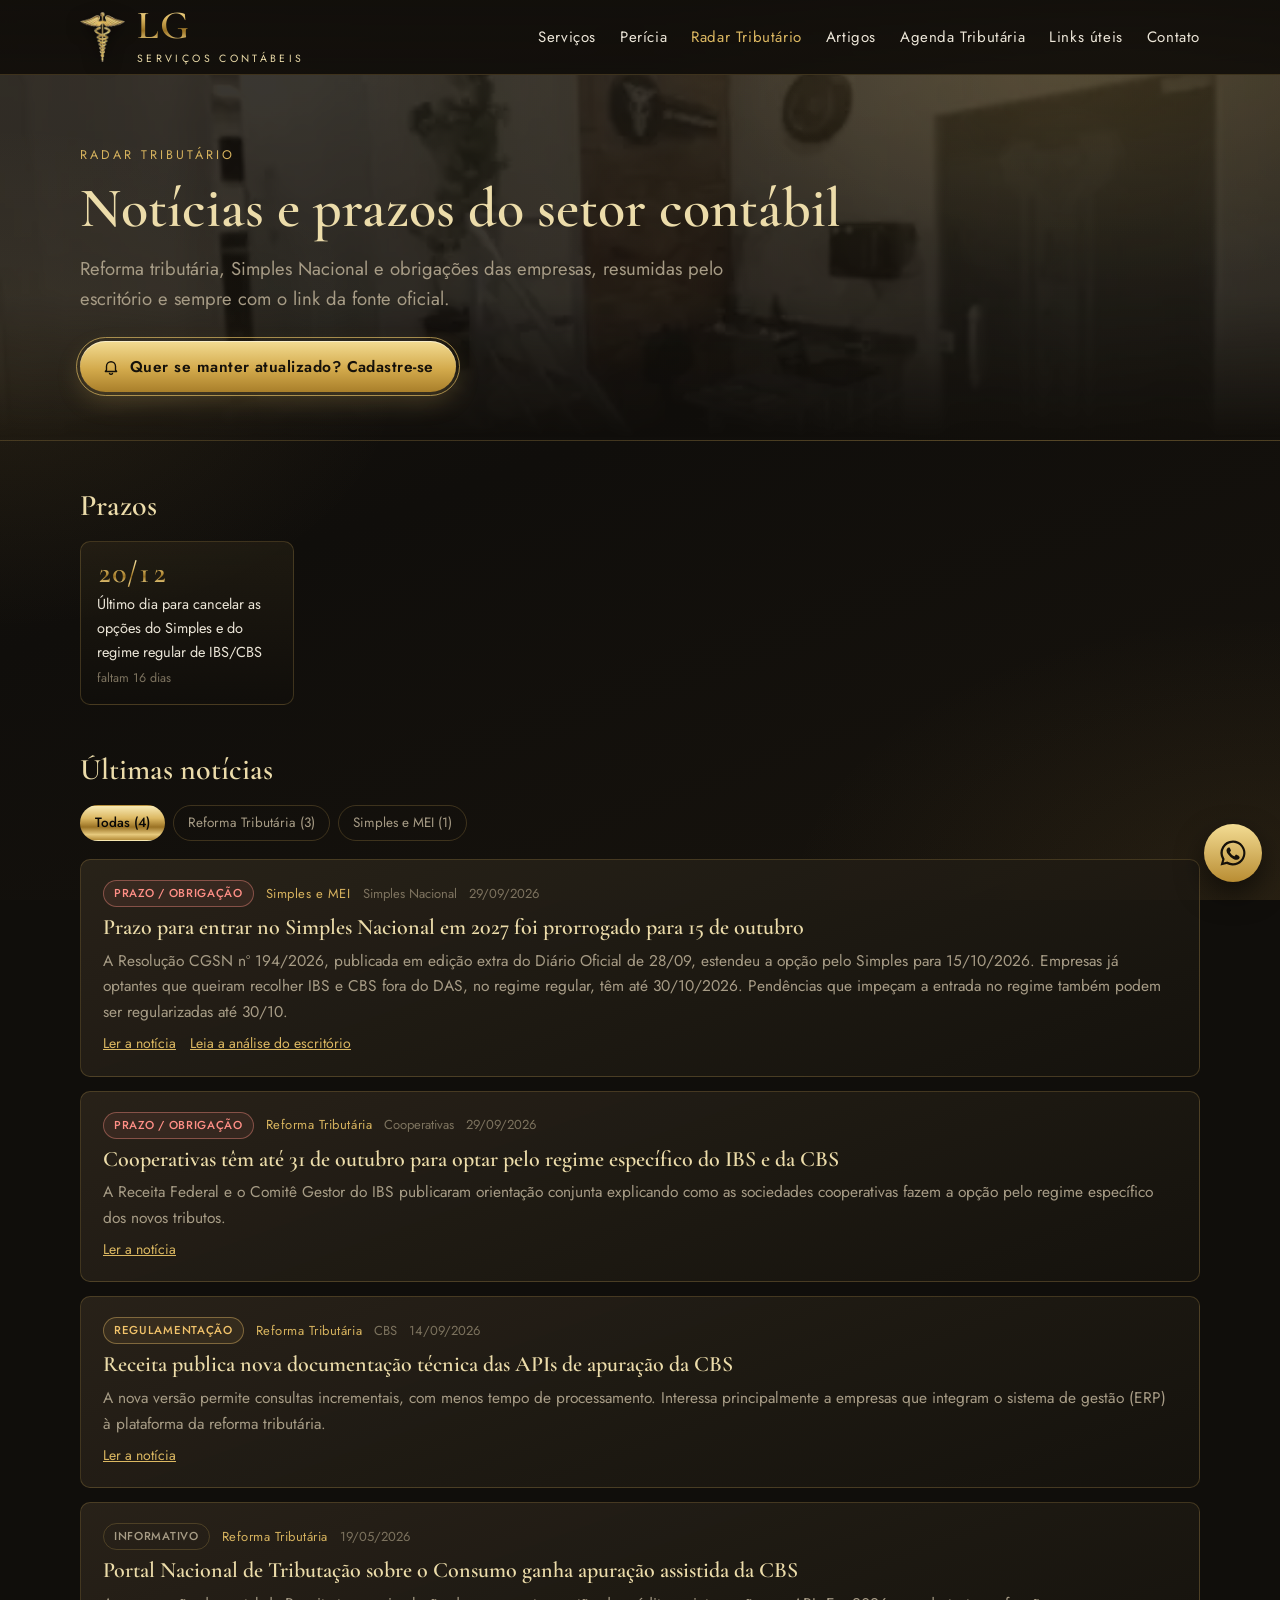
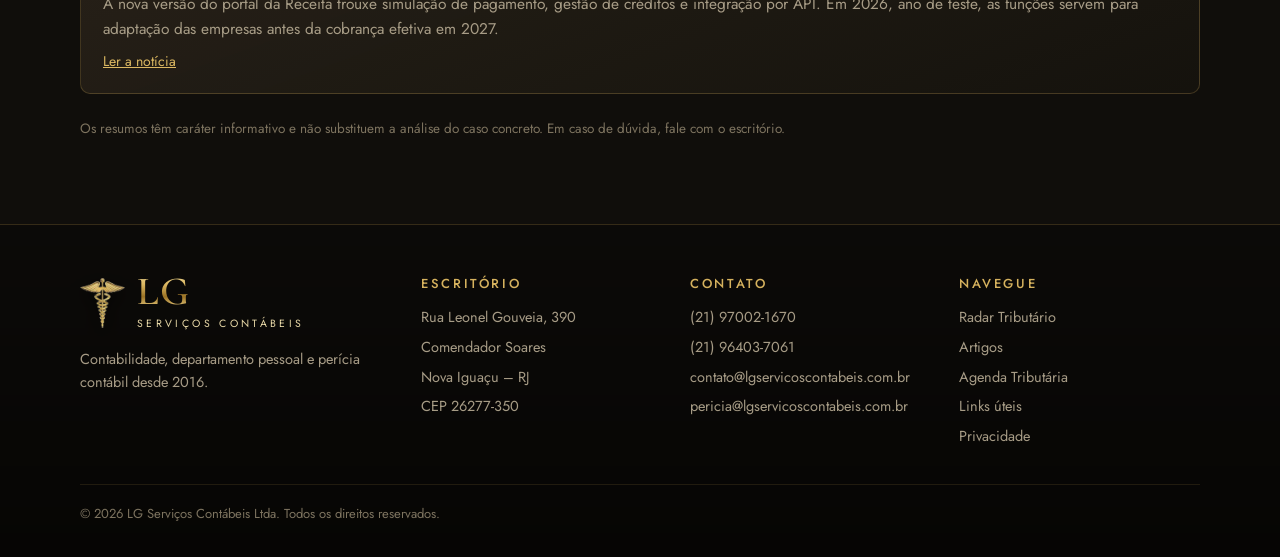
<file: noticias.html>
<!doctype html>
<html lang="pt-BR">
<head>
<meta charset="utf-8">
<meta name="viewport" content="width=device-width, initial-scale=1, viewport-fit=cover">
<title>Radar Tributário | LG Serviços Contábeis</title>
<meta name="description" content="Notícias e prazos da reforma tributária e do Simples Nacional, resumidos pela LG Serviços Contábeis.">
<meta name="theme-color" content="#0a0907">
<meta property="og:title" content="Radar Tributário | LG Serviços Contábeis">
<meta property="og:description" content="Notícias e prazos da reforma tributária e do Simples Nacional, resumidos pela LG Serviços Contábeis.">
<meta property="og:image" content="caduceu.webp">
<meta property="og:locale" content="pt_BR">
<link rel="icon" type="image/png" href="favicon.png">
<link rel="apple-touch-icon" href="favicon.png">
<link rel="preconnect" href="https://fonts.googleapis.com">
<link rel="preconnect" href="https://fonts.gstatic.com" crossorigin>
<link rel="stylesheet" href="https://fonts.googleapis.com/css2?family=Cormorant+Garamond:wght@500;600&family=Jost:wght@400;500&display=swap">
<link rel="stylesheet" href="style.css?v=14">
</head>
<body>
<header class="topbar">
<div class="wrap">
<a class="brand" href="index.html" aria-label="LG Serviços Contábeis – página inicial">
<img src="caduceu.webp" alt="" width="45" height="50">
<span><span class="lg gold-text">LG</span><span class="sub">SERVIÇOS CONTÁBEIS</span></span>
</a>
<button class="menu-btn" type="button" aria-expanded="false" aria-controls="nav">Menu</button>
<nav class="nav" id="nav" aria-label="Principal"><a href="index.html#servicos">Serviços</a><a href="index.html#pericia">Perícia</a><a href="noticias.html" aria-current="page">Radar Tributário</a><a href="artigos.html">Artigos</a><a href="agenda.html">Agenda Tributária</a><a href="links.html">Links úteis</a><a href="index.html#contato">Contato</a></nav>
</div>
</header>
<main id="conteudo">

<div class="page-head ph-recepcao"><div class="wrap"><span class="eyebrow">Radar Tributário</span><h1>Notícias e prazos do setor contábil</h1><p class="lead">Reforma tributária, Simples Nacional e obrigações das empresas, resumidas pelo escritório e sempre com o link da fonte oficial.</p><div class="radar-actions"><button type="button" class="btn btn-gold btn-cta" data-abrir-cadastro><svg width="18" height="18" viewBox="0 0 24 24" fill="none" stroke="currentColor" stroke-width="1.8" stroke-linecap="round" stroke-linejoin="round" aria-hidden="true"><path d="M6 16V11a6 6 0 0 1 12 0v5l1.5 2h-15z"/><path d="M10 20.5a2.2 2.2 0 0 0 4 0"/></svg> Quer se manter atualizado? Cadastre-se</button></div></div></div>
<dialog id="cadastro" class="signup-modal" aria-labelledby="cad-titulo">
<div class="signup-card">
<button class="modal-x" type="button" data-fechar aria-label="Fechar">&times;</button>
<div class="signup-text">
<span class="eyebrow">Radar Tributário por e-mail</span>
<h2 id="cad-titulo">Quer se manter atualizado sobre a <span class="gold-text">reforma tributária</span>?</h2>
<p class="lead">Cadastre-se e receba os prazos, as novas regras do IBS, da CBS e do Simples Nacional e o que muda para a sua empresa, explicados pelo escritório.</p>
<ul class="signup-points"><li>Um e-mail por dia útil, só quando houver novidade</li><li>Alertas de prazos e prorrogações</li><li>Sem propaganda. Cancele quando quiser</li></ul>
</div>
<form id="form-radar" class="signup-form" novalidate>
<div class="field"><label for="r-nome">Nome completo</label><input id="r-nome" name="nome" autocomplete="name" required></div>
<div class="field"><label for="r-email">E-mail</label><input id="r-email" name="email" type="email" autocomplete="email" required></div>
<div class="field"><label for="r-perfil">Você é</label><select id="r-perfil" name="perfil" required><option value="" selected disabled>Selecione</option><option>Cliente da LG</option><option>Empresário(a) ou empreendedor(a)</option><option>Profissional da contabilidade</option><option>Outro</option></select></div>
<label class="consent" for="r-lgpd"><input id="r-lgpd" name="lgpd" type="checkbox" required><span>Autorizo a LG Serviços Contábeis a usar meus dados para enviar atualizações e sei que posso cancelar a qualquer momento. <a href="privacidade.html">Política de privacidade</a></span></label>
<button class="btn btn-gold" type="submit">Quero me cadastrar</button>
<p class="note" id="radar-aviso" aria-live="polite">Depois do cadastro, enviamos um e-mail para você confirmar a inscrição.</p>
</form>
</div>
</dialog>
<section style="padding-block:48px 24px"><div class="wrap"><h2 style="font-size:30px;margin-bottom:18px">Prazos</h2><div class="prazos" id="radar-prazos"></div></div></section>
<section style="padding-block:24px 84px"><div class="wrap"><h2 style="font-size:30px;margin-bottom:18px">Últimas notícias</h2><div class="editorias" id="radar-editorias" role="group" aria-label="Filtrar por editoria"></div><div class="radar-list" id="radar-noticias"></div>
<p class="note" style="margin-top:24px">Os resumos têm caráter informativo e não substituem a análise do caso concreto. Em caso de dúvida, fale com o escritório.</p></div></section>

</main>
<footer>
<div class="wrap">
<div class="cols">
<div>
<a class="brand" href="index.html"><img src="caduceu.webp" alt="" width="45" height="50"><span><span class="lg gold-text">LG</span><span class="sub">SERVIÇOS CONTÁBEIS</span></span></a>
<p style="margin-top:14px">Contabilidade, departamento pessoal e perícia contábil desde 2016.</p>
</div>
<div><h4>Escritório</h4><ul><li>Rua Leonel Gouveia, 390</li><li>Comendador Soares</li><li>Nova Iguaçu – RJ</li><li>CEP 26277-350</li></ul></div>
<div><h4>Contato</h4><ul><li><a href="https://wa.me/5521970021670?text=Ol%C3%A1%21%20Vim%20pelo%20site%20da%20LG%20Servi%C3%A7os%20Cont%C3%A1beis%20e%20gostaria%20de%20conversar%20sobre%20os%20servi%C3%A7os%20do%20escrit%C3%B3rio%20para%20a%20minha%20empresa%20ou%20organiza%C3%A7%C3%A3o." target="_blank" rel="noopener">(21) 97002-1670</a></li><li><a href="https://wa.me/5521964037061?text=Ol%C3%A1%21%20Vim%20pelo%20site%20da%20LG%20Servi%C3%A7os%20Cont%C3%A1beis%20e%20gostaria%20de%20conversar%20sobre%20os%20servi%C3%A7os%20do%20escrit%C3%B3rio%20para%20a%20minha%20empresa%20ou%20organiza%C3%A7%C3%A3o." target="_blank" rel="noopener">(21) 96403-7061</a></li><li><a href="mailto:contato@lgservicoscontabeis.com.br">contato@lgservicoscontabeis.com.br</a></li><li><a href="mailto:pericia@lgservicoscontabeis.com.br">pericia@lgservicoscontabeis.com.br</a></li></ul></div>
<div><h4>Navegue</h4><ul><li><a href="noticias.html">Radar Tributário</a></li><li><a href="artigos.html">Artigos</a></li><li><a href="agenda.html">Agenda Tributária</a></li><li><a href="links.html">Links úteis</a></li><li><a href="privacidade.html">Privacidade</a></li></ul></div>
</div>
<div class="legal"><span>© <span id="ano">2026</span> LG Serviços Contábeis Ltda. Todos os direitos reservados.</span></div>
</div>
</footer>
<a class="wa-float" href="https://wa.me/5521970021670?text=Ol%C3%A1%21%20Vim%20pelo%20site%20da%20LG%20Servi%C3%A7os%20Cont%C3%A1beis%20e%20gostaria%20de%20conversar%20sobre%20os%20servi%C3%A7os%20do%20escrit%C3%B3rio%20para%20a%20minha%20empresa%20ou%20organiza%C3%A7%C3%A3o." target="_blank" rel="noopener" aria-label="Falar com o escritório pelo WhatsApp"><svg viewBox="0 0 24 24" fill="currentColor"><path d="M12 2a10 10 0 0 0-8.6 15.1L2 22l5-1.3A10 10 0 1 0 12 2zm0 18.2a8.2 8.2 0 0 1-4.2-1.2l-.3-.2-3 .8.8-2.9-.2-.3A8.2 8.2 0 1 1 12 20.2zm4.5-6.1c-.2-.1-1.5-.7-1.7-.8-.2-.1-.4-.1-.6.1l-.8 1c-.1.2-.3.2-.5.1a6.7 6.7 0 0 1-3.3-2.9c-.3-.4.2-.4.7-1.4.1-.2 0-.3 0-.4l-.8-1.8c-.2-.5-.4-.4-.6-.4h-.5a1 1 0 0 0-.7.3 2.9 2.9 0 0 0-.9 2.2 5.1 5.1 0 0 0 1.1 2.7 11.6 11.6 0 0 0 4.4 3.9c1.6.7 2.3.8 3.1.7.5-.1 1.5-.6 1.7-1.2.2-.6.2-1.1.2-1.2-.1-.1-.2-.2-.5-.3z"/></svg></a>
<script src="main.js?v=22" defer></script>
</body>
</html>
</file>
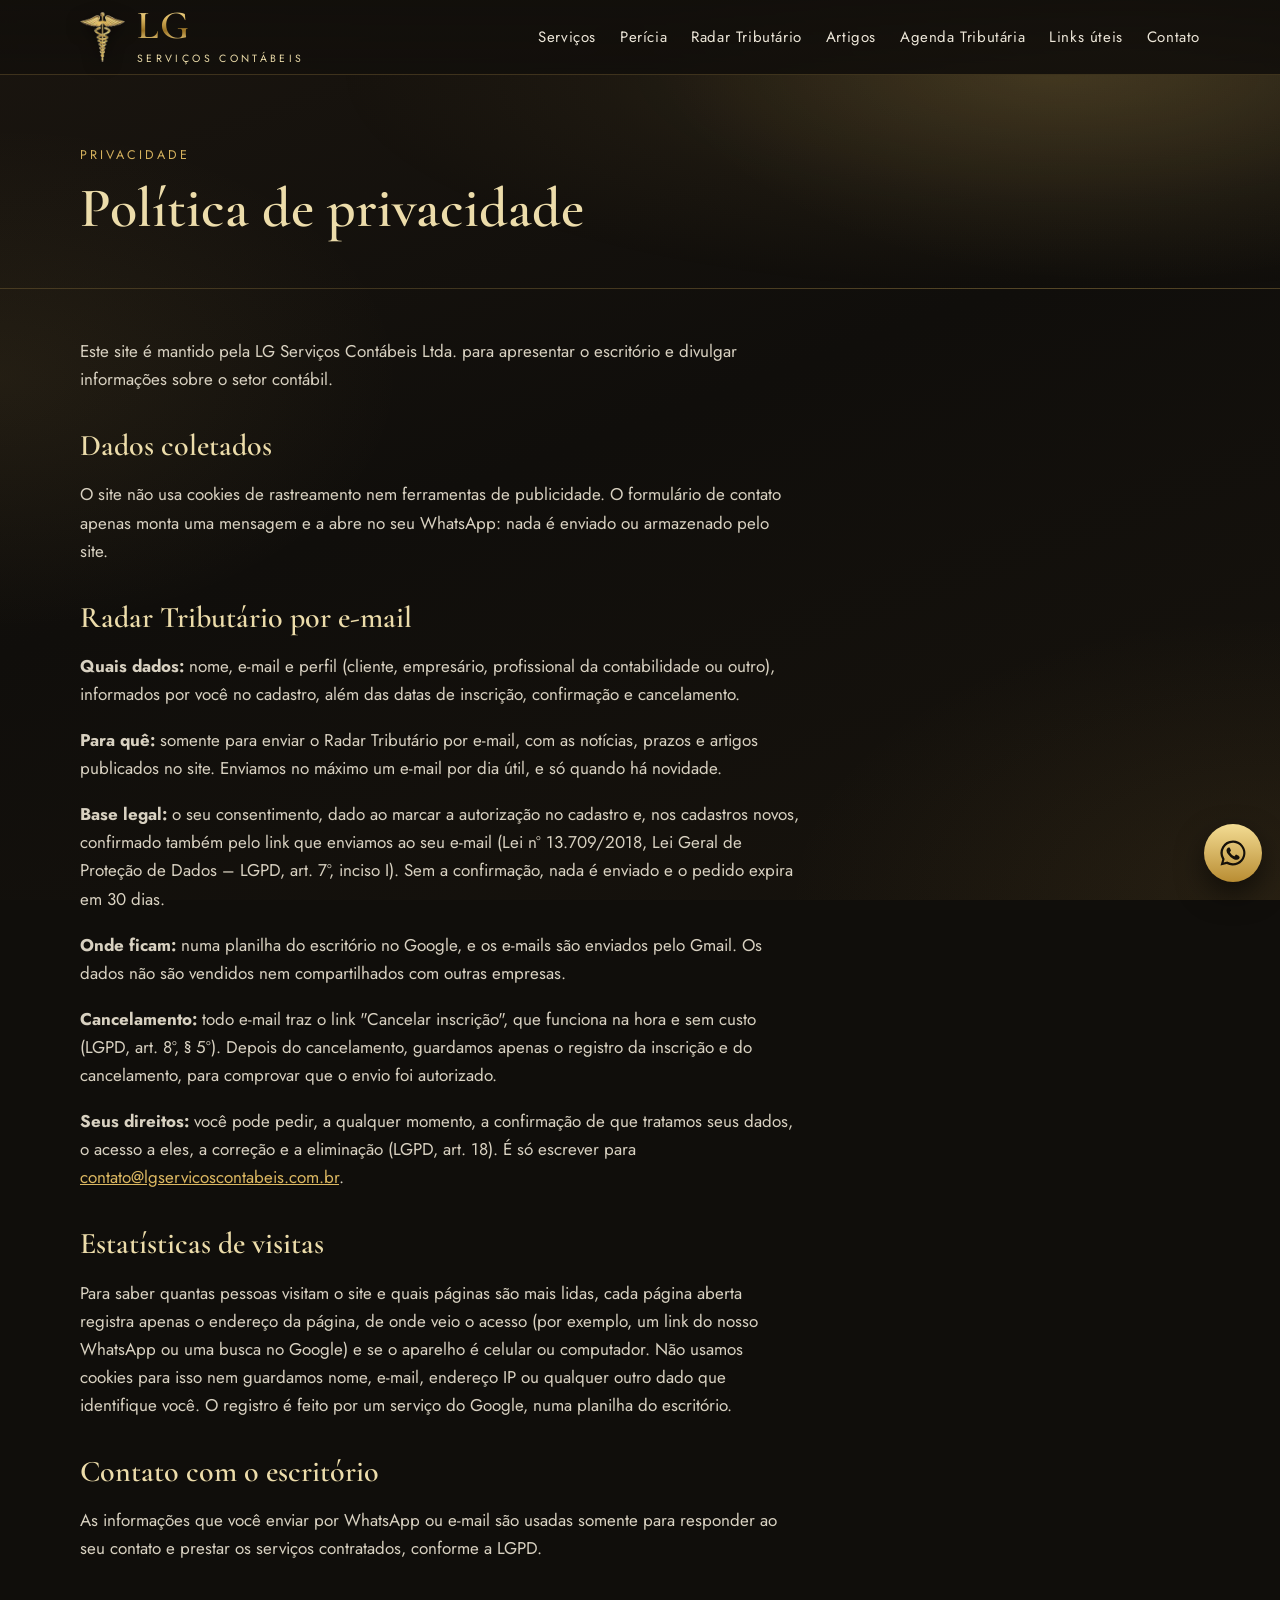
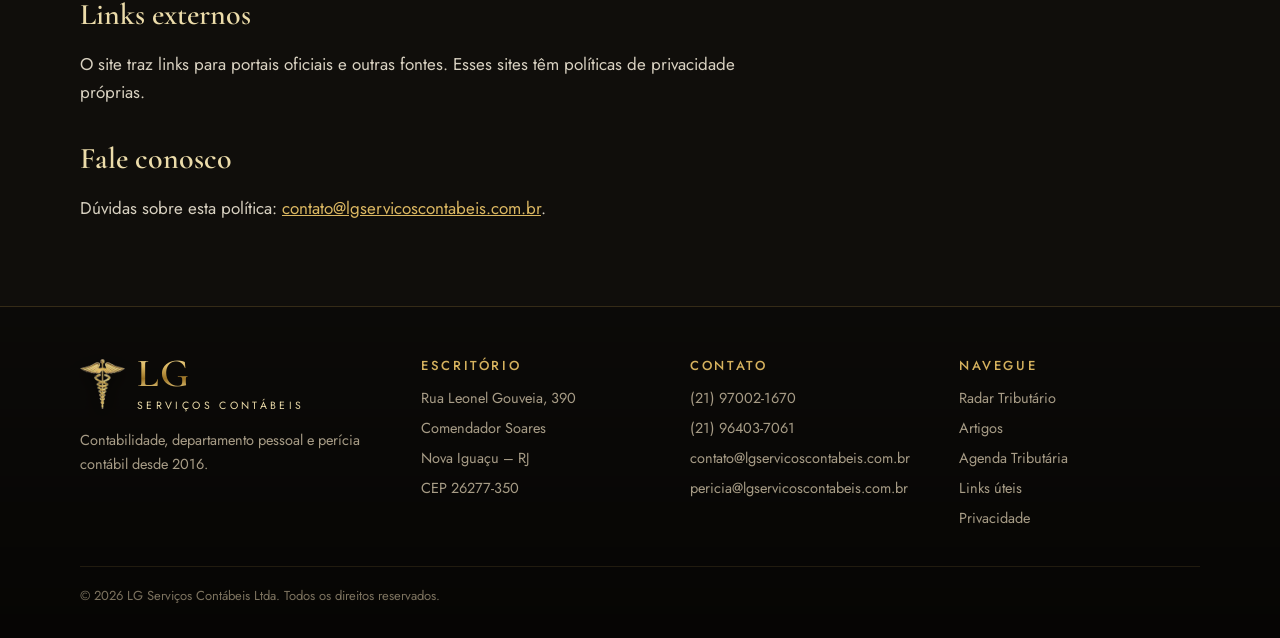
<file: privacidade.html>
<!doctype html>
<html lang="pt-BR">
<head>
<meta charset="utf-8">
<meta name="viewport" content="width=device-width, initial-scale=1, viewport-fit=cover">
<title>Privacidade | LG Serviços Contábeis</title>
<meta name="description" content="Política de privacidade do site da LG Serviços Contábeis.">
<meta name="theme-color" content="#0a0907">
<meta property="og:title" content="Privacidade | LG Serviços Contábeis">
<meta property="og:description" content="Política de privacidade do site da LG Serviços Contábeis.">
<meta property="og:image" content="caduceu.webp">
<meta property="og:locale" content="pt_BR">
<link rel="icon" type="image/png" href="favicon.png">
<link rel="apple-touch-icon" href="favicon.png">
<link rel="preconnect" href="https://fonts.googleapis.com">
<link rel="preconnect" href="https://fonts.gstatic.com" crossorigin>
<link rel="stylesheet" href="https://fonts.googleapis.com/css2?family=Cormorant+Garamond:wght@500;600&family=Jost:wght@400;500&display=swap">
<link rel="stylesheet" href="style.css?v=14">
</head>
<body>
<header class="topbar">
<div class="wrap">
<a class="brand" href="index.html" aria-label="LG Serviços Contábeis – página inicial">
<img src="caduceu.webp" alt="" width="45" height="50">
<span><span class="lg gold-text">LG</span><span class="sub">SERVIÇOS CONTÁBEIS</span></span>
</a>
<button class="menu-btn" type="button" aria-expanded="false" aria-controls="nav">Menu</button>
<nav class="nav" id="nav" aria-label="Principal"><a href="index.html#servicos">Serviços</a><a href="index.html#pericia">Perícia</a><a href="noticias.html">Radar Tributário</a><a href="artigos.html">Artigos</a><a href="agenda.html">Agenda Tributária</a><a href="links.html">Links úteis</a><a href="index.html#contato">Contato</a></nav>
</div>
</header>
<main id="conteudo">

<div class="page-head"><div class="wrap"><span class="eyebrow">Privacidade</span><h1>Política de privacidade</h1></div></div>
<section style="padding-block:48px 84px"><div class="wrap"><div class="prose">
<p>Este site é mantido pela LG Serviços Contábeis Ltda. para apresentar o escritório e divulgar informações sobre o setor contábil.</p>
<h2>Dados coletados</h2>
<p>O site não usa cookies de rastreamento nem ferramentas de publicidade. O formulário de contato apenas monta uma mensagem e a abre no seu WhatsApp: nada é enviado ou armazenado pelo site.</p>
<h2>Radar Tributário por e-mail</h2>
<p><strong>Quais dados:</strong> nome, e-mail e perfil (cliente, empresário, profissional da contabilidade ou outro), informados por você no cadastro, além das datas de inscrição, confirmação e cancelamento.</p>
<p><strong>Para quê:</strong> somente para enviar o Radar Tributário por e-mail, com as notícias, prazos e artigos publicados no site. Enviamos no máximo um e-mail por dia útil, e só quando há novidade.</p>
<p><strong>Base legal:</strong> o seu consentimento, dado ao marcar a autorização no cadastro e, nos cadastros novos, confirmado também pelo link que enviamos ao seu e-mail (Lei nº 13.709/2018, Lei Geral de Proteção de Dados – LGPD, art. 7º, inciso I). Sem a confirmação, nada é enviado e o pedido expira em 30 dias.</p>
<p><strong>Onde ficam:</strong> numa planilha do escritório no Google, e os e-mails são enviados pelo Gmail. Os dados não são vendidos nem compartilhados com outras empresas.</p>
<p><strong>Cancelamento:</strong> todo e-mail traz o link "Cancelar inscrição", que funciona na hora e sem custo (LGPD, art. 8º, § 5º). Depois do cancelamento, guardamos apenas o registro da inscrição e do cancelamento, para comprovar que o envio foi autorizado.</p>
<p><strong>Seus direitos:</strong> você pode pedir, a qualquer momento, a confirmação de que tratamos seus dados, o acesso a eles, a correção e a eliminação (LGPD, art. 18). É só escrever para <a href="mailto:contato@lgservicoscontabeis.com.br">contato@lgservicoscontabeis.com.br</a>.</p>
<h2>Estatísticas de visitas</h2>
<p>Para saber quantas pessoas visitam o site e quais páginas são mais lidas, cada página aberta registra apenas o endereço da página, de onde veio o acesso (por exemplo, um link do nosso WhatsApp ou uma busca no Google) e se o aparelho é celular ou computador. Não usamos cookies para isso nem guardamos nome, e-mail, endereço IP ou qualquer outro dado que identifique você. O registro é feito por um serviço do Google, numa planilha do escritório.</p>
<h2>Contato com o escritório</h2>
<p>As informações que você enviar por WhatsApp ou e-mail são usadas somente para responder ao seu contato e prestar os serviços contratados, conforme a LGPD.</p>
<h2>Links externos</h2>
<p>O site traz links para portais oficiais e outras fontes. Esses sites têm políticas de privacidade próprias.</p>
<h2>Fale conosco</h2>
<p>Dúvidas sobre esta política: <a href="mailto:contato@lgservicoscontabeis.com.br">contato@lgservicoscontabeis.com.br</a>.</p>
</div></div></section>

</main>
<footer>
<div class="wrap">
<div class="cols">
<div>
<a class="brand" href="index.html"><img src="caduceu.webp" alt="" width="45" height="50"><span><span class="lg gold-text">LG</span><span class="sub">SERVIÇOS CONTÁBEIS</span></span></a>
<p style="margin-top:14px">Contabilidade, departamento pessoal e perícia contábil desde 2016.</p>
</div>
<div><h4>Escritório</h4><ul><li>Rua Leonel Gouveia, 390</li><li>Comendador Soares</li><li>Nova Iguaçu – RJ</li><li>CEP 26277-350</li></ul></div>
<div><h4>Contato</h4><ul><li><a href="https://wa.me/5521970021670?text=Ol%C3%A1%21%20Vim%20pelo%20site%20da%20LG%20Servi%C3%A7os%20Cont%C3%A1beis%20e%20gostaria%20de%20conversar%20sobre%20os%20servi%C3%A7os%20do%20escrit%C3%B3rio%20para%20a%20minha%20empresa%20ou%20organiza%C3%A7%C3%A3o." target="_blank" rel="noopener">(21) 97002-1670</a></li><li><a href="https://wa.me/5521964037061?text=Ol%C3%A1%21%20Vim%20pelo%20site%20da%20LG%20Servi%C3%A7os%20Cont%C3%A1beis%20e%20gostaria%20de%20conversar%20sobre%20os%20servi%C3%A7os%20do%20escrit%C3%B3rio%20para%20a%20minha%20empresa%20ou%20organiza%C3%A7%C3%A3o." target="_blank" rel="noopener">(21) 96403-7061</a></li><li><a href="mailto:contato@lgservicoscontabeis.com.br">contato@lgservicoscontabeis.com.br</a></li><li><a href="mailto:pericia@lgservicoscontabeis.com.br">pericia@lgservicoscontabeis.com.br</a></li></ul></div>
<div><h4>Navegue</h4><ul><li><a href="noticias.html">Radar Tributário</a></li><li><a href="artigos.html">Artigos</a></li><li><a href="agenda.html">Agenda Tributária</a></li><li><a href="links.html">Links úteis</a></li><li><a href="privacidade.html">Privacidade</a></li></ul></div>
</div>
<div class="legal"><span>© <span id="ano">2026</span> LG Serviços Contábeis Ltda. Todos os direitos reservados.</span></div>
</div>
</footer>
<a class="wa-float" href="https://wa.me/5521970021670?text=Ol%C3%A1%21%20Vim%20pelo%20site%20da%20LG%20Servi%C3%A7os%20Cont%C3%A1beis%20e%20gostaria%20de%20conversar%20sobre%20os%20servi%C3%A7os%20do%20escrit%C3%B3rio%20para%20a%20minha%20empresa%20ou%20organiza%C3%A7%C3%A3o." target="_blank" rel="noopener" aria-label="Falar com o escritório pelo WhatsApp"><svg viewBox="0 0 24 24" fill="currentColor"><path d="M12 2a10 10 0 0 0-8.6 15.1L2 22l5-1.3A10 10 0 1 0 12 2zm0 18.2a8.2 8.2 0 0 1-4.2-1.2l-.3-.2-3 .8.8-2.9-.2-.3A8.2 8.2 0 1 1 12 20.2zm4.5-6.1c-.2-.1-1.5-.7-1.7-.8-.2-.1-.4-.1-.6.1l-.8 1c-.1.2-.3.2-.5.1a6.7 6.7 0 0 1-3.3-2.9c-.3-.4.2-.4.7-1.4.1-.2 0-.3 0-.4l-.8-1.8c-.2-.5-.4-.4-.6-.4h-.5a1 1 0 0 0-.7.3 2.9 2.9 0 0 0-.9 2.2 5.1 5.1 0 0 0 1.1 2.7 11.6 11.6 0 0 0 4.4 3.9c1.6.7 2.3.8 3.1.7.5-.1 1.5-.6 1.7-1.2.2-.6.2-1.1.2-1.2-.1-.1-.2-.2-.5-.3z"/></svg></a>
<script src="main.js?v=22" defer></script>
</body>
</html>
</file>
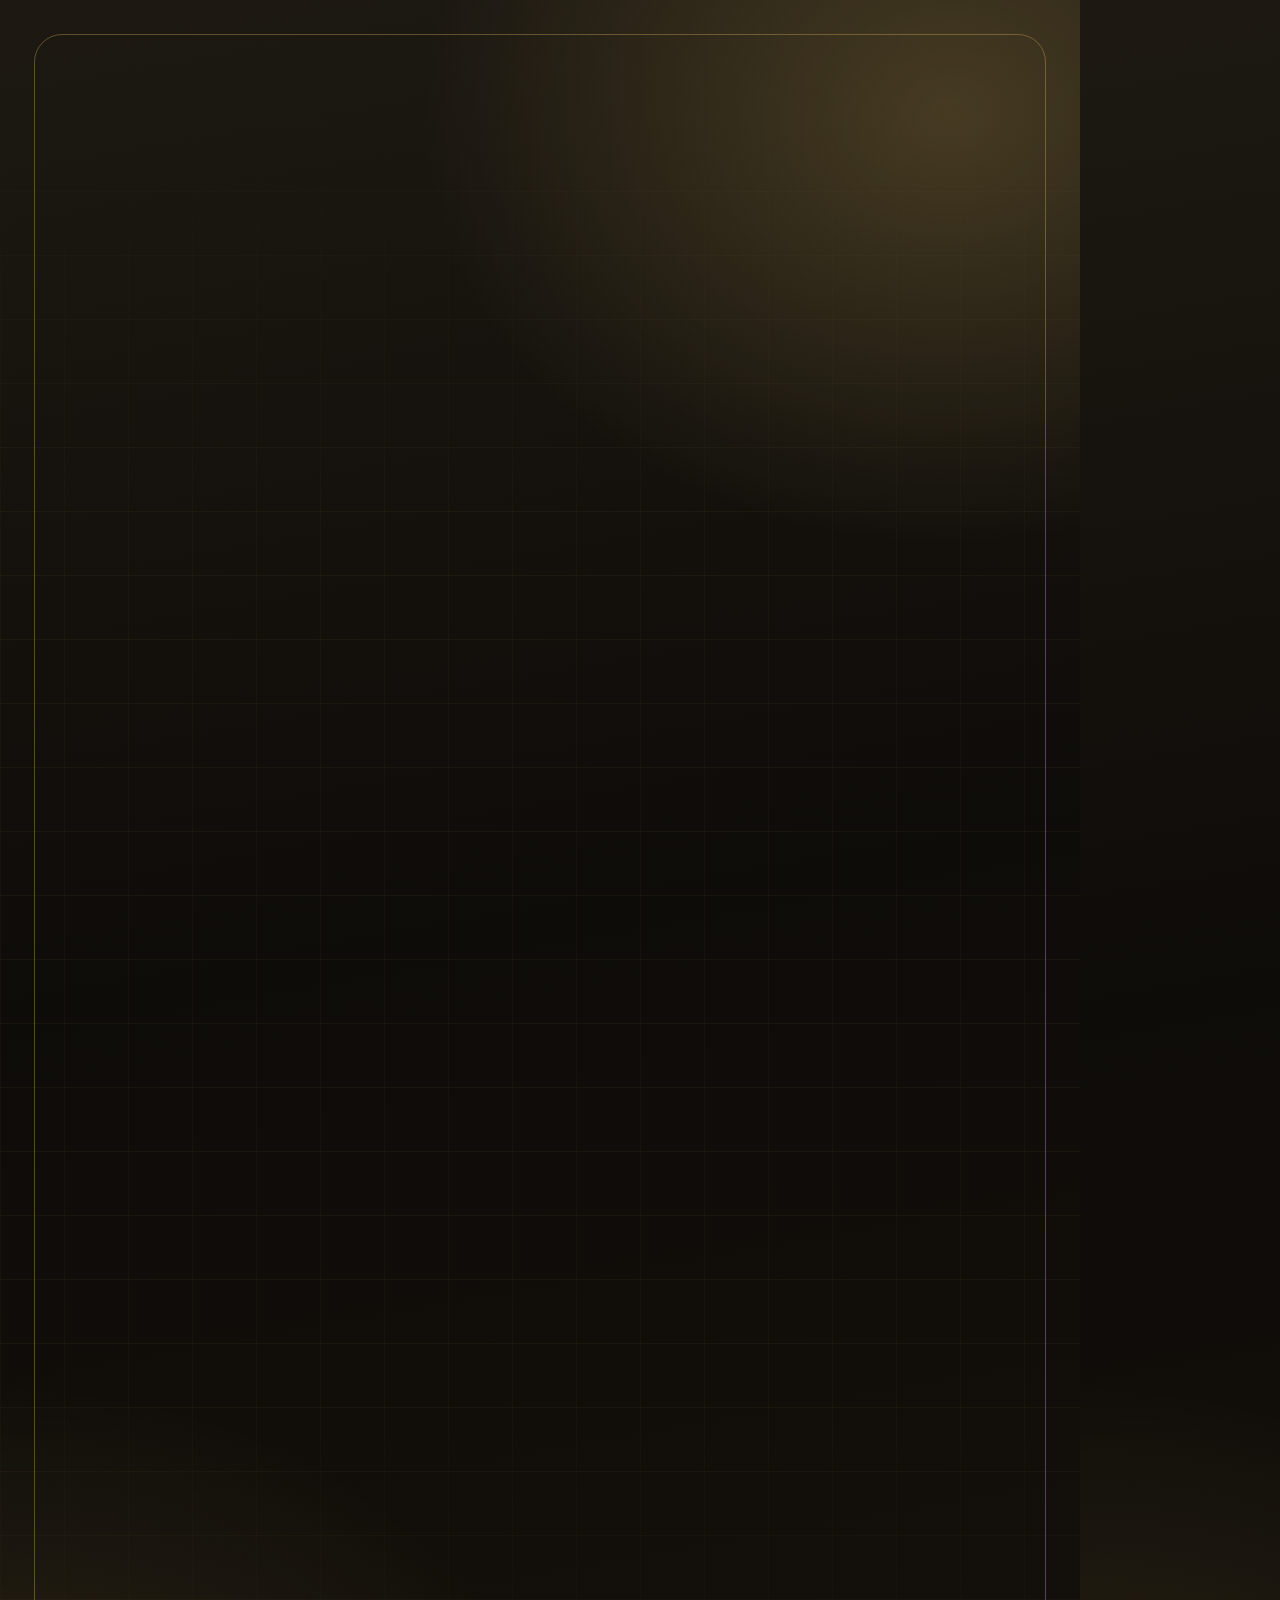
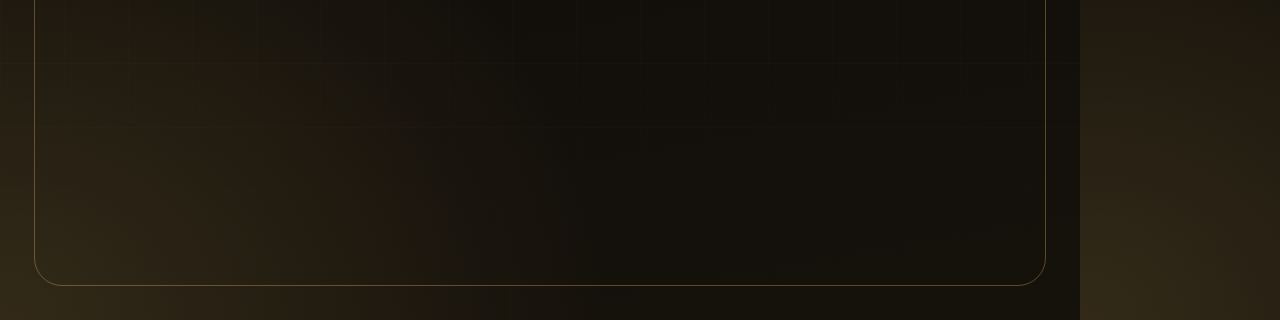
<file: informativo/template-post-detalhado.html>
<!doctype html><html lang="pt-BR"><head><meta charset="utf-8">
<style>
@font-face{font-family:Cormorant;src:url(cormorant-garamond-latin-600-normal.woff2);font-weight:600}
@font-face{font-family:Cormorant;src:url(cormorant-garamond-latin-700-normal.woff2);font-weight:700}
@font-face{font-family:Jost;src:url(jost-latin-400-normal.woff2);font-weight:400}
@font-face{font-family:Jost;src:url(jost-latin-500-normal.woff2);font-weight:500}
@font-face{font-family:Jost;src:url(jost-latin-600-normal.woff2);font-weight:600}
:root{--g1:#f7e9b4;--g2:#dcb862;--g3:#9a7224;--txt:#efe7d6;--mut:#b9ad95;--grad:linear-gradient(180deg,#f7e9b4 0%,#dcb862 38%,#9a7224 66%,#e6c97d 88%,#b58d3a 100%)}
*{box-sizing:border-box;margin:0}
html,body{width:1080px;height:1920px}
body{font-variant-numeric:lining-nums;font-family:Jost,sans-serif;color:var(--txt);position:relative;overflow:hidden;
background:radial-gradient(70% 32% at 88% 6%,rgba(214,178,94,.24),rgba(214,178,94,0) 70%),radial-gradient(80% 40% at 0% 100%,rgba(214,178,94,.16),rgba(214,178,94,0) 70%),linear-gradient(170deg,#1d1912 0%,#0e0c09 48%,#15110b 100%)}
.ledger{position:absolute;inset:0;background-image:repeating-linear-gradient(0deg,rgba(220,184,98,.05) 0 1px,transparent 1px 64px),repeating-linear-gradient(90deg,rgba(220,184,98,.035) 0 1px,transparent 1px 64px);-webkit-mask-image:linear-gradient(180deg,transparent 0%,#000 30%,#000 70%,transparent 100%)}
.art{position:absolute;right:-70px;top:700px;width:860px;height:860px;opacity:.11;color:#e3c173}
.art svg{width:100%;height:100%;fill:none;stroke:currentColor;stroke-width:5;stroke-linecap:round;stroke-linejoin:round}
.frame{position:absolute;inset:34px;border:1.5px solid rgba(220,184,98,.35);border-radius:28px}
.wrap{position:absolute;inset:0;padding:165px 86px 215px;display:flex;flex-direction:column}
.gold{background:var(--grad);-webkit-background-clip:text;background-clip:text;color:transparent}
header{display:flex;align-items:center;gap:32px}
header img{width:180px;height:180px;border-radius:22px;box-shadow:0 18px 40px rgba(0,0,0,.6),0 0 0 1px rgba(220,184,98,.35)}
.eyebrow{font-size:25px;letter-spacing:.32em;text-transform:uppercase;color:var(--g2);font-weight:500}
h1{font-family:Cormorant;font-weight:700;font-size:80px;line-height:.98;margin-top:6px}
.data{font-size:27px;color:var(--mut);margin-top:10px}
.rule{height:2px;margin:44px 0 0;background:linear-gradient(90deg,rgba(220,184,98,0),var(--g2),rgba(220,184,98,0))}
main{margin:auto 0;padding:40px 0}
.top{display:flex;justify-content:space-between;align-items:center}
.tag{display:inline-block;font-size:24px;letter-spacing:.16em;text-transform:uppercase;color:#1a1408;background:var(--grad);padding:8px 20px;border-radius:999px;font-weight:600}
.cont{font-size:24px;letter-spacing:.2em;color:var(--mut)}
h2{font-family:Cormorant;font-weight:700;font-size:84px;line-height:1.02;margin:30px 0 26px;color:var(--g1);text-shadow:0 2px 18px rgba(0,0,0,.6)}
.resumo{font-size:34px;line-height:1.45;color:var(--txt);text-shadow:0 1px 10px rgba(0,0,0,.7)}
.dest{margin-top:36px;display:inline-flex;align-items:center;gap:26px;padding:20px 30px;border-radius:20px;border:1px solid rgba(220,184,98,.55);background:rgba(12,10,7,.55)}
.dest b{font-family:Cormorant;font-weight:700;font-size:70px;line-height:1}
.dest span{font-size:26px;color:var(--mut);max-width:520px;line-height:1.3}
.fonte{margin-top:28px;font-size:22px;color:var(--mut)}
footer{display:grid;grid-template-columns:1fr 180px;gap:30px;align-items:center;padding:28px 32px;border-radius:24px;background:linear-gradient(135deg,rgba(220,184,98,.2),rgba(220,184,98,.06));border:1px solid rgba(220,184,98,.5)}
footer h3{font-family:Cormorant;font-weight:700;font-size:44px;line-height:1.05}
footer p{font-size:23px;line-height:1.4;margin-top:8px}
footer .wa{font-size:30px;font-weight:600;color:var(--g1);margin-top:10px}
footer img{width:180px;height:180px;border-radius:14px}

/* Formato detalhado (posts com "blocos") */
body.det .wrap{padding:120px 74px 120px}
body.det header img{width:112px;height:112px;border-radius:16px}
body.det header{gap:24px}
body.det .eyebrow{font-size:20px}
body.det h1{font-size:54px}
body.det .data{font-size:22px;margin-top:4px}
body.det .rule{margin-top:26px}
body.det main{margin:0;padding:28px 0 22px;flex:1;display:flex;flex-direction:column}
body.det h2{font-size:64px;margin:20px 0 14px}
body.det .resumo{font-size:28px;line-height:1.4;color:var(--mut)}
.blocos{display:grid;gap:18px;margin-top:26px}
.bl{display:grid;grid-template-columns:62px 1fr;gap:20px;padding:20px 24px;border-radius:20px;background:rgba(12,10,7,.62);border:1px solid rgba(220,184,98,.38)}
.bl .n{width:62px;height:62px;border-radius:50%;display:grid;place-items:center;font-family:Cormorant;font-weight:700;font-size:40px;color:#1a1408;background:var(--grad)}
.bl h4{font-family:Cormorant;font-weight:700;font-size:38px;line-height:1.05;color:var(--g1)}
.bl ul{list-style:none;padding:0;margin-top:8px;display:grid;gap:6px}
.bl li{font-size:25px;line-height:1.32;padding-left:26px;position:relative}
.bl li::before{content:"";position:absolute;left:2px;top:13px;width:10px;height:10px;border-radius:50%;background:var(--g2)}
.bl li b{color:var(--g1);font-weight:600}
.atencao{margin-top:18px;display:grid;grid-template-columns:52px 1fr;gap:16px;align-items:start;padding:18px 24px;border-radius:20px;background:linear-gradient(135deg,rgba(220,184,98,.24),rgba(220,184,98,.08));border:1px solid rgba(220,184,98,.65)}
.atencao .i{width:52px;height:52px;border-radius:50%;display:grid;place-items:center;font-weight:600;font-size:34px;color:#1a1408;background:var(--grad)}
.atencao p{font-size:25px;line-height:1.35}
.atencao p b{color:var(--g1)}
body.det .fonte{margin-top:16px;font-size:20px}
body.det footer{padding:20px 26px;grid-template-columns:1fr 150px;gap:22px}
body.det footer h3{font-size:38px}
body.det footer p{font-size:20px}
body.det footer .wa{font-size:27px}
body.det footer img{width:150px;height:150px}

/* Mascote no canto superior direito (desde 09/11/2026) */
.mascote{position:absolute;top:46px;right:52px;height:350px;max-width:400px;object-fit:contain;object-position:right top;z-index:3;filter:drop-shadow(0 18px 30px rgba(0,0,0,.65)) drop-shadow(0 0 40px rgba(220,184,98,.18))}
</style></head><body><div class="ledger"></div><div class="art" id="art"></div><div class="frame"></div><div class="wrap" id="w"></div>
<script>
const P=__POST__;
const ART={
simples:'<svg viewBox="0 0 200 200"><rect x="30" y="20" width="90" height="140" rx="10"/><rect x="42" y="32" width="66" height="28" rx="4"/><circle cx="50" cy="80" r="6"/><circle cx="75" cy="80" r="6"/><circle cx="100" cy="80" r="6"/><circle cx="50" cy="104" r="6"/><circle cx="75" cy="104" r="6"/><circle cx="100" cy="104" r="6"/><circle cx="50" cy="128" r="6"/><circle cx="75" cy="128" r="6"/><rect x="92" y="122" width="16" height="30" rx="5"/><path d="M130 60h50v110l-8-6-8 6-9-6-8 6-9-6-8 6z"/><path d="M142 80h26M142 96h26M142 112h18M142 128h26M142 144h14"/></svg>',
ibscbs:'<svg viewBox="0 0 200 200"><path d="M20 180h170"/><rect x="34" y="120" width="24" height="60" rx="3"/><rect x="72" y="92" width="24" height="88" rx="3"/><rect x="110" y="64" width="24" height="116" rx="3"/><rect x="148" y="36" width="24" height="144" rx="3"/><path d="M30 100 80 60l34 20 60-58"/><path d="M152 22h22v22"/><circle cx="46" cy="34" r="8"/><path d="M36 64 74 16"/><circle cx="66" cy="50" r="8"/></svg>',
osc:'<svg viewBox="0 0 200 200"><path d="M100 150s-50-30-50-66a26 26 0 0 1 50-10 26 26 0 0 1 50 10c0 36-50 66-50 66z"/><circle cx="40" cy="150" r="12"/><path d="M18 190c0-14 10-24 22-24s22 10 22 24"/><circle cx="160" cy="150" r="12"/><path d="M138 190c0-14 10-24 22-24s22 10 22 24"/><rect x="128" y="18" width="52" height="66" rx="6"/><path d="M142 14h24v10h-24z"/><path d="M140 40h28M140 54h28M140 68h18"/></svg>',
dp:'<svg viewBox="0 0 200 200"><rect x="100" y="30" width="84" height="80" rx="8"/><path d="M100 52h84M122 20v20M162 20v20"/><path d="M116 70h12M136 70h12M156 70h12M116 90h12M136 90h12"/><circle cx="60" cy="90" r="22"/><path d="M20 180c0-26 18-44 40-44s40 18 40 44"/><circle cx="130" cy="150" r="14"/><path d="M104 190c0-16 12-28 26-28s26 12 26 28"/></svg>',
geral:'<svg viewBox="0 0 200 200"><path d="M50 20h80l30 30v130H50z"/><path d="M130 20v30h30"/><path d="M68 70h70M68 90h70M68 110h70M68 130h44"/><circle cx="130" cy="156" r="18"/><path d="M122 172l-6 20 14-8 14 8-6-20"/></svg>'};
document.getElementById('art').innerHTML=ART[P.tema]||ART.geral;
if(P.mascote){const m=document.createElement('img');m.className='mascote';m.src=P.mascote;m.alt='';m.onerror=()=>m.remove();m.onload=()=>{document.getElementById('art').style.display='none'};document.body.appendChild(m);}
if(P.blocos&&P.blocos.length)document.body.classList.add('det');
const esc=s=>String(s).replace(/[&<>]/g,c=>({'&':'&amp;','<':'&lt;','>':'&gt;'}[c]));
const rich=s=>esc(s).replace(/\*\*(.+?)\*\*/g,'<b>$1</b>');
const BL=(P.blocos||[]).map((x,i)=>`<div class="bl"><div class="n">${i+1}</div><div><h4>${esc(x.titulo)}</h4><ul>${(x.itens||[]).map(t=>`<li>${rich(t)}</li>`).join('')}</ul></div></div>`).join('');
document.getElementById('w').innerHTML=`
<header><img src="logo.webp" alt=""><div><div class="eyebrow">Radar Tributário</div><h1 class="gold">Informativo<br>do dia</h1><div class="data">${esc(P.data_extenso)}</div></div></header>
<div class="rule"></div>
<main><div class="top"><span class="tag">${esc(P.tag)}</span></div>
<h2>${esc(P.titulo)}</h2><p class="resumo">${esc(P.resumo)}</p>
${BL?`<div class="blocos">${BL}</div>`:''}
${P.atencao?`<div class="atencao"><div class="i">!</div><p>${rich(P.atencao)}</p></div>`:''}
${P.destaque?`<div class="dest"><b class="gold">${esc(P.destaque.valor)}</b><span>${esc(P.destaque.rotulo)}</span></div>`:''}
${P.fonte?`<p class="fonte">Fonte: ${esc(P.fonte)}</p>`:''}</main>
<footer><div><h3 class="gold">Dúvidas? Fale com a gente</h3><p>${P.blocos&&P.blocos.length?'Fale com o escritório antes de decidir. Notícia completa no site: aponte a câmera ou toque no link da legenda.':'Notícia completa no site: aponte a câmera para o código ou toque no link da legenda.'}</p><div class="wa">WhatsApp (21) 97002-1670</div></div><img src="qr.png" alt=""></footer>`;
</script></body></html>
</file>
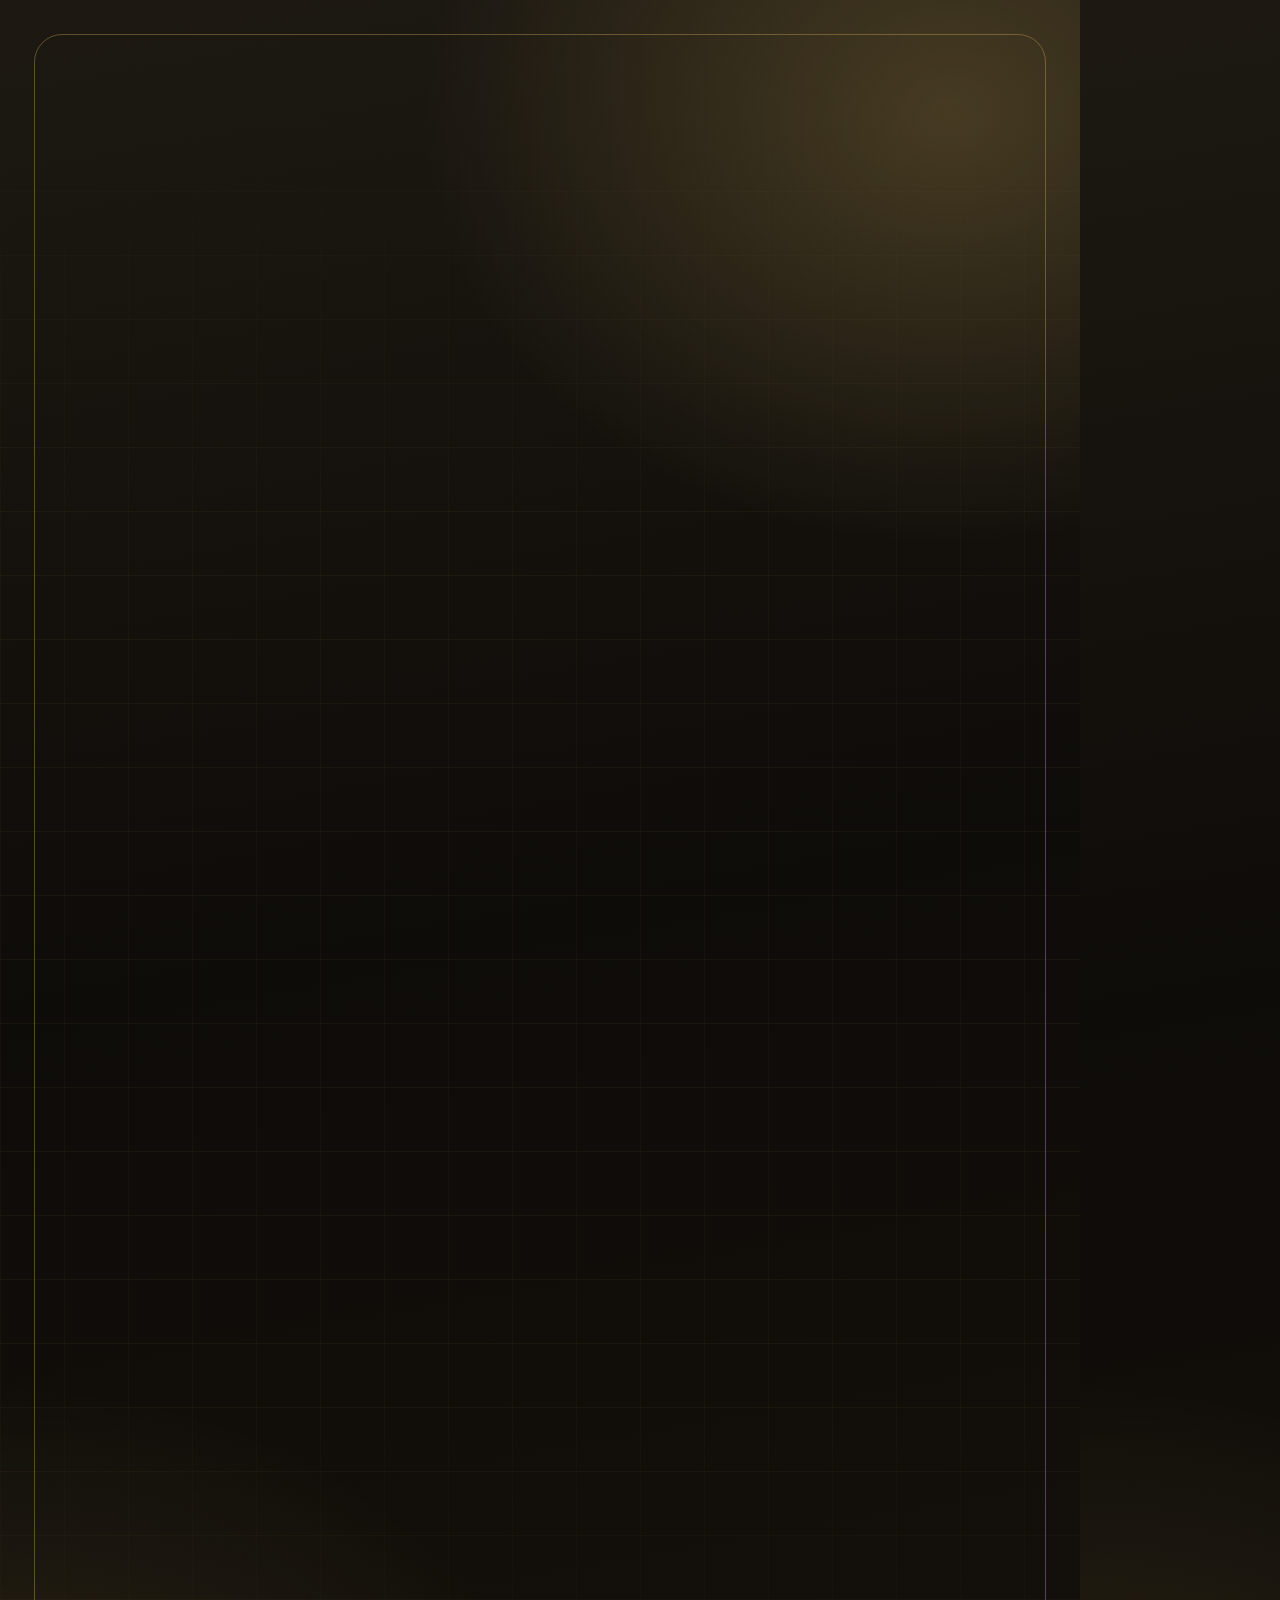
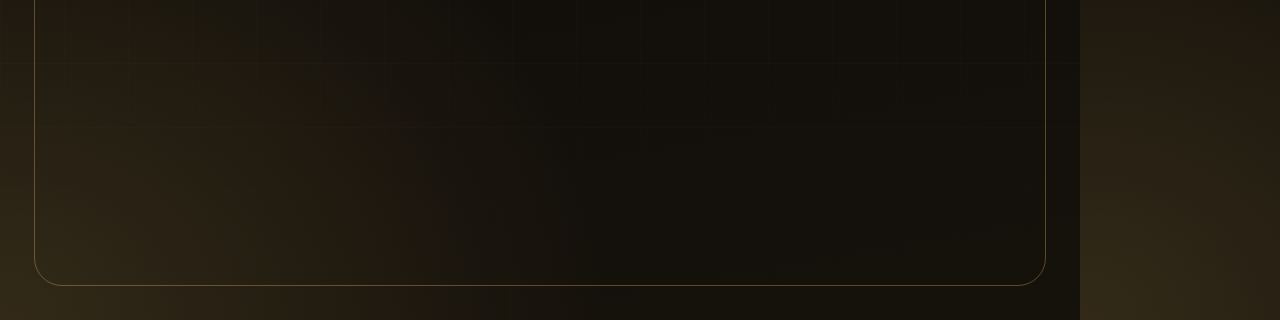
<file: informativo/template-post.html>
<!doctype html><html lang="pt-BR"><head><meta charset="utf-8">
<style>
@font-face{font-family:Cormorant;src:url(cormorant-garamond-latin-600-normal.woff2);font-weight:600}
@font-face{font-family:Cormorant;src:url(cormorant-garamond-latin-700-normal.woff2);font-weight:700}
@font-face{font-family:Jost;src:url(jost-latin-400-normal.woff2);font-weight:400}
@font-face{font-family:Jost;src:url(jost-latin-500-normal.woff2);font-weight:500}
@font-face{font-family:Jost;src:url(jost-latin-600-normal.woff2);font-weight:600}
:root{--g1:#f7e9b4;--g2:#dcb862;--g3:#9a7224;--txt:#efe7d6;--mut:#b9ad95;--grad:linear-gradient(180deg,#f7e9b4 0%,#dcb862 38%,#9a7224 66%,#e6c97d 88%,#b58d3a 100%)}
*{box-sizing:border-box;margin:0}
html,body{width:1080px;height:1920px}
body{font-variant-numeric:lining-nums;font-family:Jost,sans-serif;color:var(--txt);position:relative;overflow:hidden;
background:radial-gradient(70% 32% at 88% 6%,rgba(214,178,94,.24),rgba(214,178,94,0) 70%),radial-gradient(80% 40% at 0% 100%,rgba(214,178,94,.16),rgba(214,178,94,0) 70%),linear-gradient(170deg,#1d1912 0%,#0e0c09 48%,#15110b 100%)}
.ledger{position:absolute;inset:0;background-image:repeating-linear-gradient(0deg,rgba(220,184,98,.05) 0 1px,transparent 1px 64px),repeating-linear-gradient(90deg,rgba(220,184,98,.035) 0 1px,transparent 1px 64px);-webkit-mask-image:linear-gradient(180deg,transparent 0%,#000 30%,#000 70%,transparent 100%)}
.art{position:absolute;right:-70px;top:700px;width:860px;height:860px;opacity:.11;color:#e3c173}
.art svg{width:100%;height:100%;fill:none;stroke:currentColor;stroke-width:5;stroke-linecap:round;stroke-linejoin:round}
.frame{position:absolute;inset:34px;border:1.5px solid rgba(220,184,98,.35);border-radius:28px}
.wrap{position:absolute;inset:0;padding:165px 86px 215px;display:flex;flex-direction:column}
.gold{background:var(--grad);-webkit-background-clip:text;background-clip:text;color:transparent}
header{display:flex;align-items:center;gap:32px}
header img{width:180px;height:180px;border-radius:22px;box-shadow:0 18px 40px rgba(0,0,0,.6),0 0 0 1px rgba(220,184,98,.35)}
.eyebrow{font-size:25px;letter-spacing:.32em;text-transform:uppercase;color:var(--g2);font-weight:500}
h1{font-family:Cormorant;font-weight:700;font-size:80px;line-height:.98;margin-top:6px}
.data{font-size:27px;color:var(--mut);margin-top:10px}
.rule{height:2px;margin:44px 0 0;background:linear-gradient(90deg,rgba(220,184,98,0),var(--g2),rgba(220,184,98,0))}
main{margin:auto 0;padding:40px 0}
.top{display:flex;justify-content:space-between;align-items:center}
.tag{display:inline-block;font-size:24px;letter-spacing:.16em;text-transform:uppercase;color:#1a1408;background:var(--grad);padding:8px 20px;border-radius:999px;font-weight:600}
.cont{font-size:24px;letter-spacing:.2em;color:var(--mut)}
h2{font-family:Cormorant;font-weight:700;font-size:84px;line-height:1.02;margin:30px 0 26px;color:var(--g1);text-shadow:0 2px 18px rgba(0,0,0,.6)}
.resumo{font-size:34px;line-height:1.45;color:var(--txt);text-shadow:0 1px 10px rgba(0,0,0,.7)}
.dest{margin-top:36px;display:inline-flex;align-items:center;gap:26px;padding:20px 30px;border-radius:20px;border:1px solid rgba(220,184,98,.55);background:rgba(12,10,7,.55)}
.dest b{font-family:Cormorant;font-weight:700;font-size:70px;line-height:1}
.dest span{font-size:26px;color:var(--mut);max-width:520px;line-height:1.3}
.fonte{margin-top:28px;font-size:22px;color:var(--mut)}
footer{display:grid;grid-template-columns:1fr 180px;gap:30px;align-items:center;padding:28px 32px;border-radius:24px;background:linear-gradient(135deg,rgba(220,184,98,.2),rgba(220,184,98,.06));border:1px solid rgba(220,184,98,.5)}
footer h3{font-family:Cormorant;font-weight:700;font-size:44px;line-height:1.05}
footer p{font-size:23px;line-height:1.4;margin-top:8px}
footer .wa{font-size:30px;font-weight:600;color:var(--g1);margin-top:10px}
footer img{width:180px;height:180px;border-radius:14px}
</style></head><body><div class="ledger"></div><div class="art" id="art"></div><div class="frame"></div><div class="wrap" id="w"></div>
<script>
const P=__POST__;
const ART={
simples:'<svg viewBox="0 0 200 200"><rect x="30" y="20" width="90" height="140" rx="10"/><rect x="42" y="32" width="66" height="28" rx="4"/><circle cx="50" cy="80" r="6"/><circle cx="75" cy="80" r="6"/><circle cx="100" cy="80" r="6"/><circle cx="50" cy="104" r="6"/><circle cx="75" cy="104" r="6"/><circle cx="100" cy="104" r="6"/><circle cx="50" cy="128" r="6"/><circle cx="75" cy="128" r="6"/><rect x="92" y="122" width="16" height="30" rx="5"/><path d="M130 60h50v110l-8-6-8 6-9-6-8 6-9-6-8 6z"/><path d="M142 80h26M142 96h26M142 112h18M142 128h26M142 144h14"/></svg>',
ibscbs:'<svg viewBox="0 0 200 200"><path d="M20 180h170"/><rect x="34" y="120" width="24" height="60" rx="3"/><rect x="72" y="92" width="24" height="88" rx="3"/><rect x="110" y="64" width="24" height="116" rx="3"/><rect x="148" y="36" width="24" height="144" rx="3"/><path d="M30 100 80 60l34 20 60-58"/><path d="M152 22h22v22"/><circle cx="46" cy="34" r="8"/><path d="M36 64 74 16"/><circle cx="66" cy="50" r="8"/></svg>',
osc:'<svg viewBox="0 0 200 200"><path d="M100 150s-50-30-50-66a26 26 0 0 1 50-10 26 26 0 0 1 50 10c0 36-50 66-50 66z"/><circle cx="40" cy="150" r="12"/><path d="M18 190c0-14 10-24 22-24s22 10 22 24"/><circle cx="160" cy="150" r="12"/><path d="M138 190c0-14 10-24 22-24s22 10 22 24"/><rect x="128" y="18" width="52" height="66" rx="6"/><path d="M142 14h24v10h-24z"/><path d="M140 40h28M140 54h28M140 68h18"/></svg>',
dp:'<svg viewBox="0 0 200 200"><rect x="100" y="30" width="84" height="80" rx="8"/><path d="M100 52h84M122 20v20M162 20v20"/><path d="M116 70h12M136 70h12M156 70h12M116 90h12M136 90h12"/><circle cx="60" cy="90" r="22"/><path d="M20 180c0-26 18-44 40-44s40 18 40 44"/><circle cx="130" cy="150" r="14"/><path d="M104 190c0-16 12-28 26-28s26 12 26 28"/></svg>',
geral:'<svg viewBox="0 0 200 200"><path d="M50 20h80l30 30v130H50z"/><path d="M130 20v30h30"/><path d="M68 70h70M68 90h70M68 110h70M68 130h44"/><circle cx="130" cy="156" r="18"/><path d="M122 172l-6 20 14-8 14 8-6-20"/></svg>'};
document.getElementById('art').innerHTML=ART[P.tema]||ART.geral;
const esc=s=>String(s).replace(/[&<>]/g,c=>({'&':'&amp;','<':'&lt;','>':'&gt;'}[c]));
document.getElementById('w').innerHTML=`
<header><img src="logo.webp" alt=""><div><div class="eyebrow">Radar Tributário</div><h1 class="gold">Informativo<br>do dia</h1><div class="data">${esc(P.data_extenso)}</div></div></header>
<div class="rule"></div>
<main><div class="top"><span class="tag">${esc(P.tag)}</span></div>
<h2>${esc(P.titulo)}</h2><p class="resumo">${esc(P.resumo)}</p>
${P.destaque?`<div class="dest"><b class="gold">${esc(P.destaque.valor)}</b><span>${esc(P.destaque.rotulo)}</span></div>`:''}
${P.fonte?`<p class="fonte">Fonte: ${esc(P.fonte)}</p>`:''}</main>
<footer><div><h3 class="gold">Dúvidas? Fale com a gente</h3><p>Notícia completa no site: aponte a câmera para o código ou toque no link da legenda.</p><div class="wa">WhatsApp (21) 97002-1670</div></div><img src="qr.png" alt=""></footer>`;
</script></body></html>
</file>
<file: style.css>
/* LG Serviços Contábeis — preto e dourado, com degradês suaves e sombreamento */
:root{
  --ink:#0a0907; --ink-2:#141210; --ink-3:#1d1a15; --line:rgba(217,178,91,.22);
  --gold-1:#f7e9b4; --gold-2:#dcb862; --gold-3:#9a7224; --gold-4:#e6c97d;
  --gold:#d6b25e; --gold-soft:#ecdcaa; --text:#ece6d8; --muted:#a79c86; --dim:#7d735f;
  --ok:#8fcf9b; --warn:#f2c36b; --crit:#ff8f86;
  --f-display:"Cormorant Garamond",Georgia,"Times New Roman",serif;
  --f-body:"Jost","Helvetica Neue",Arial,sans-serif;
  --radius:10px; --shadow:0 18px 40px rgba(0,0,0,.55),0 2px 0 rgba(255,236,180,.04) inset;
  --gold-grad:linear-gradient(180deg,var(--gold-1) 0%,var(--gold-2) 36%,var(--gold-3) 62%,var(--gold-4) 84%,#b58d3a 100%);
  color-scheme:dark;
}
*{box-sizing:border-box}
html{scroll-behavior:smooth}
@media (prefers-reduced-motion:reduce){html{scroll-behavior:auto}*{transition:none!important;animation:none!important}}
body{margin:0;background:#100e0b;color:var(--text);font-family:var(--f-body);font-size:17px;line-height:1.65;-webkit-font-smoothing:antialiased}
img{max-width:100%;display:block}
a{color:var(--gold-2)}
a:hover{color:var(--gold-1)}
:focus-visible{outline:2px solid var(--gold-2);outline-offset:3px;border-radius:4px}
.wrap{width:100%;max-width:1160px;margin:0 auto;padding-inline:20px}
.gold-text{background:var(--gold-grad);-webkit-background-clip:text;background-clip:text;color:transparent}
h1,h2,h3{font-family:var(--f-display);font-weight:600;line-height:1.12;margin:0;text-wrap:balance;color:var(--gold-soft)}
h2{font-size:clamp(32px,4.4vw,48px)}
h3{font-size:25px}
p{margin:0}
.eyebrow{font-size:12.5px;letter-spacing:.24em;text-transform:uppercase;color:var(--gold)}
.lead{color:var(--muted);font-size:18.5px;max-width:62ch}

/* Cabeçalho */
.topbar{position:sticky;top:0;z-index:20;background:linear-gradient(180deg,rgba(18,15,11,.94),rgba(18,15,11,.82));backdrop-filter:blur(8px);border-bottom:1px solid var(--line)}
.topbar .wrap{display:flex;align-items:center;justify-content:space-between;gap:16px;min-height:74px}
.brand{display:flex;align-items:center;gap:12px;text-decoration:none}
.brand img{height:50px;width:auto;filter:drop-shadow(0 4px 8px rgba(0,0,0,.6))}
.brand .lg{font-family:var(--f-display);font-weight:600;font-size:40px;line-height:.9;letter-spacing:.03em}
.brand .sub{display:block;font-size:10.5px;letter-spacing:.32em;color:var(--gold-soft);margin-top:4px}
.nav{display:flex;align-items:center;gap:24px}
.nav a{color:var(--text);text-decoration:none;font-size:15px;letter-spacing:.04em;white-space:nowrap}
.nav a:hover,.nav a[aria-current="page"]{color:var(--gold-2)}
.menu-btn{display:none;background:none;border:1px solid var(--line);color:var(--gold-soft);border-radius:8px;padding:8px 12px;font:inherit;font-size:14px;cursor:pointer}
@media (max-width:1080px){
  .menu-btn{display:block}
  .nav{display:none;position:absolute;left:0;right:0;top:100%;flex-direction:column;align-items:flex-start;gap:0;background:var(--ink-2);border-bottom:1px solid var(--line);padding:8px 20px 16px}
  .nav.open{display:flex}
  .nav a{padding:10px 0;width:100%}
}

/* Botões */
.btn{display:inline-flex;align-items:center;gap:10px;padding:13px 22px;border-radius:999px;font:inherit;font-size:15.5px;font-weight:500;letter-spacing:.03em;text-decoration:none;cursor:pointer;border:0;transition:transform .2s ease,box-shadow .2s ease}
.btn-gold{background:linear-gradient(180deg,#f3dc93 0%,#d3aa4c 55%,#a97f2a 100%);color:#15110a;box-shadow:0 10px 24px rgba(214,178,94,.22),0 1px 0 rgba(255,255,255,.5) inset}
.btn-gold:hover{color:#15110a;transform:translateY(-1px);box-shadow:0 14px 30px rgba(214,178,94,.32),0 1px 0 rgba(255,255,255,.5) inset}
.btn-line{background:transparent;color:var(--gold-soft);border:1px solid var(--gold-3)}
.btn-line:hover{color:var(--gold-1);border-color:var(--gold-2)}
.btn svg{width:18px;height:18px;flex-shrink:0}

/* Hero */
.hero{position:relative;overflow:hidden;background:radial-gradient(60% 85% at 78% 40%,rgba(214,178,94,.16) 0%,rgba(214,178,94,.05) 45%,rgba(0,0,0,0) 75%)}
.hero::after{content:none}
.hero .wrap{position:relative;z-index:1;display:grid;grid-template-columns:minmax(0,1.25fr) minmax(0,.75fr);gap:48px;align-items:center;padding-block:72px 96px}
.hero h1{font-size:clamp(40px,6vw,70px);margin:14px 0 20px}
.hero .actions{display:flex;flex-wrap:wrap;gap:12px;margin-top:30px}
.emblem{justify-self:center;width:min(360px,80vw);aspect-ratio:1;border-radius:50%;border:2px solid var(--gold-2);box-shadow:inset 0 0 0 12px transparent,inset 0 0 0 13px rgba(217,178,91,.25),0 30px 80px rgba(0,0,0,.6),0 0 90px rgba(214,178,94,.08);display:flex;align-items:center;justify-content:center;background:radial-gradient(circle at 50% 40%,rgba(214,178,94,.10),rgba(0,0,0,0) 60%)}
.emblem img{height:78%;width:auto;filter:drop-shadow(0 12px 18px rgba(0,0,0,.6))}
@media (max-width:860px){.hero .wrap{grid-template-columns:1fr;padding-block:48px 72px}.emblem{width:min(240px,64vw);order:-1}}

/* Seções */
section{padding-block:84px}
.sec-head{display:grid;gap:12px;margin-bottom:40px}
.band{background:linear-gradient(180deg,rgba(214,178,94,0) 0%,rgba(214,178,94,.05) 22%,rgba(214,178,94,.05) 78%,rgba(214,178,94,0) 100%)}
.rule{height:1px;border:0;margin:0;background:linear-gradient(90deg,rgba(214,178,94,0),var(--gold-3) 50%,rgba(214,178,94,0))}

.grid-3{display:grid;grid-template-columns:repeat(3,minmax(0,1fr));gap:20px}
.grid-2{display:grid;grid-template-columns:repeat(2,minmax(0,1fr));gap:20px}
@media (max-width:960px){.grid-3{grid-template-columns:repeat(2,minmax(0,1fr))}}
@media (max-width:640px){.grid-3,.grid-2{grid-template-columns:1fr}}

.card{background:linear-gradient(160deg,rgba(46,39,28,.82) 0%,rgba(24,20,15,.84) 60%,rgba(16,14,11,.88) 100%);border:1px solid var(--line);border-radius:var(--radius);padding:28px;box-shadow:var(--shadow);display:grid;gap:12px;align-content:start;min-width:0}
.card .ico{width:44px;height:44px;border-radius:50%;display:grid;place-items:center;background:radial-gradient(circle at 35% 30%,#3a3223,#16130e);border:1px solid var(--gold-3);color:var(--gold-2)}
.card .ico svg{width:22px;height:22px}
.card p{color:var(--muted);font-size:16px}
.card ul{margin:0;padding-left:18px;color:var(--muted);font-size:15.5px;display:grid;gap:4px}

/* Perícia */
.pericia{background:radial-gradient(65% 100% at 12% 50%,rgba(214,178,94,.12) 0%,rgba(214,178,94,.03) 50%,rgba(0,0,0,0) 80%)}
.pericia .wrap{display:grid;grid-template-columns:minmax(0,1fr) minmax(0,1fr);gap:48px;align-items:start}
@media (max-width:860px){.pericia .wrap{grid-template-columns:1fr}}
.checklist{list-style:none;margin:0;padding:0;display:grid;gap:14px}
.checklist li{display:grid;grid-template-columns:22px minmax(0,1fr);gap:12px;color:var(--text)}
.checklist li::before{content:"";width:10px;height:10px;margin-top:9px;border-radius:50%;background:var(--gold-grad);box-shadow:0 0 12px rgba(214,178,94,.5)}
.checklist small{display:block;color:var(--muted);font-size:15px}

/* Radar */
.radar-list{display:grid;gap:14px}
.news{background:linear-gradient(160deg,rgba(46,39,28,.8),rgba(22,19,14,.85));border:1px solid var(--line);border-radius:var(--radius);padding:20px 22px;display:grid;gap:8px;min-width:0}
.news .meta{display:flex;flex-wrap:wrap;gap:8px 12px;align-items:center;font-size:13px;color:var(--dim)}
.pill{font-size:11.5px;font-weight:500;letter-spacing:.06em;text-transform:uppercase;padding:3px 10px;border-radius:999px;border:1px solid}
.pill.critico{color:var(--crit);border-color:rgba(255,143,134,.4);background:rgba(255,143,134,.08)}
.pill.regulamentacao{color:var(--warn);border-color:rgba(242,195,107,.4);background:rgba(242,195,107,.08)}
.pill.informativo{color:var(--muted);border-color:var(--line)}
.news h3{font-size:22px}
.news p{color:var(--muted);font-size:15.5px}
.news .src{font-size:14px;display:flex;flex-wrap:wrap;gap:4px 14px}
.prazos{display:grid;grid-template-columns:repeat(auto-fill,minmax(210px,1fr));gap:12px}
.prazo{border:1px solid var(--line);border-radius:var(--radius);padding:16px;background:linear-gradient(180deg,rgba(214,178,94,.07),rgba(214,178,94,0));display:grid;gap:4px}
.prazo .d{font-family:var(--f-display);font-size:30px;font-weight:600;line-height:1;font-variant-numeric:tabular-nums}
.prazo .t{font-size:14.5px;color:var(--text)}
.prazo .n{font-size:12.5px;color:var(--dim)}

/* Contato */
.contact .wrap{display:grid;grid-template-columns:minmax(0,1fr) minmax(0,1fr);gap:40px}
@media (max-width:860px){.contact .wrap{grid-template-columns:1fr}}
.info{display:grid;gap:18px}
.info .row{display:grid;grid-template-columns:40px minmax(0,1fr);gap:14px;align-items:start}
.info .row svg{width:22px;height:22px;color:var(--gold-2);margin-top:4px}
.info .row b{display:block;font-weight:500;color:var(--gold-soft)}
.info .row span,.info .row a{color:var(--muted);text-decoration:none;word-break:break-word}
.info .row a:hover{color:var(--gold-1)}
form{display:grid;gap:14px}
label{font-size:14px;color:var(--gold-soft);letter-spacing:.03em}
input,select,textarea{width:100%;font:inherit;font-size:16px;color:var(--text);background:#0f0d0a;border:1px solid var(--line);border-radius:8px;padding:12px 14px}
input:focus,select:focus,textarea:focus{outline:none;border-color:var(--gold-2);box-shadow:0 0 0 3px rgba(214,178,94,.15)}
textarea{min-height:120px;resize:vertical}
.field{display:grid;gap:6px}
.note{font-size:13.5px;color:var(--dim)}

/* Páginas internas */
.page-head{background:radial-gradient(70% 130% at 82% 0%,rgba(214,178,94,.16) 0%,rgba(214,178,94,.04) 50%,rgba(0,0,0,0) 80%);padding-block:64px 48px;border-bottom:1px solid var(--line)}
.page-head h1{font-size:clamp(36px,5vw,56px);margin-top:10px}
.page-head p{margin-top:14px}
.prose{max-width:720px;display:grid;gap:18px}
.prose h2{font-size:30px;margin-top:18px}
.prose p,.prose li{color:#d8d1c1}
.prose ul{margin:0;padding-left:20px;display:grid;gap:6px}
.prose .box{border:1px solid var(--line);border-radius:var(--radius);padding:18px 20px;background:rgba(214,178,94,.05)}
.table-wrap{overflow-x:auto;border:1px solid var(--line);border-radius:var(--radius)}
table{border-collapse:collapse;width:100%;min-width:520px;font-size:15.5px}
th,td{padding:12px 16px;text-align:left;border-bottom:1px solid var(--line)}
th{color:var(--gold-soft);font-weight:500;background:rgba(214,178,94,.06)}
td{color:var(--muted);font-variant-numeric:tabular-nums}
tr:last-child td{border-bottom:0}
.links-grid a.card{text-decoration:none;color:inherit;transition:border-color .2s ease,transform .2s ease}
.links-grid a.card:hover{border-color:var(--gold-3);transform:translateY(-2px)}
.links-grid .dom{font-size:13px;color:var(--dim);word-break:break-all}

/* Rodapé */
footer{border-top:1px solid var(--line);background:linear-gradient(180deg,rgba(0,0,0,.25),rgba(0,0,0,.6));padding-block:48px 32px;font-size:14.5px;color:var(--muted)}
footer .cols{display:grid;grid-template-columns:minmax(0,1.3fr) repeat(3,minmax(0,1fr));gap:28px}
@media (max-width:860px){footer .cols{grid-template-columns:1fr 1fr}}
@media (max-width:520px){footer .cols{grid-template-columns:1fr}}
footer h4{margin:0 0 10px;font-family:var(--f-body);font-weight:500;font-size:13px;letter-spacing:.2em;text-transform:uppercase;color:var(--gold)}
footer a{color:var(--muted);text-decoration:none}
footer a:hover{color:var(--gold-1)}
footer ul{list-style:none;margin:0;padding:0;display:grid;gap:6px}
footer .legal{margin-top:36px;padding-top:18px;border-top:1px solid rgba(217,178,91,.12);display:flex;flex-wrap:wrap;gap:8px 24px;justify-content:space-between;font-size:13px;color:var(--dim)}

/* WhatsApp flutuante */
.wa-float{position:fixed;right:18px;bottom:calc(18px + env(safe-area-inset-bottom,0px));z-index:30;width:58px;height:58px;border-radius:50%;display:grid;place-items:center;background:linear-gradient(180deg,#f3dc93,#b98d33);color:#15110a;box-shadow:0 12px 28px rgba(0,0,0,.55);text-decoration:none}
.wa-float svg{width:30px;height:30px}
.wa-float:hover{color:#15110a;transform:translateY(-2px)}

/* Fundo suave: preto mesclado com dourado */
body::before{content:"";position:fixed;inset:0;z-index:-1;pointer-events:none;background:radial-gradient(55% 45% at 88% 0%,rgba(214,178,94,.14),rgba(214,178,94,0) 70%),radial-gradient(45% 40% at 0% 42%,rgba(214,178,94,.08),rgba(214,178,94,0) 70%),radial-gradient(55% 45% at 100% 100%,rgba(176,136,62,.11),rgba(176,136,62,0) 70%),linear-gradient(160deg,#1a150f 0%,#100e0b 48%,#17130d 100%)}
/* Destaque do topo: símbolo LG com o logo antigo sombreado por trás */
.hero-brand{justify-self:center;display:grid;justify-items:center;gap:18px}
.hero-logo{position:relative;width:min(380px,80vw);aspect-ratio:1;display:grid;place-items:center}
.hero-logo::before{content:"";position:absolute;inset:-10%;border-radius:50%;background:radial-gradient(circle,rgba(214,178,94,.22),rgba(214,178,94,0) 65%);pointer-events:none}
.hero-logo .wm{position:absolute;left:50%;top:50%;width:165%;max-width:none;transform:translate(-50%,-50%);opacity:.13;pointer-events:none}
.hero-logo .sym{position:relative;width:100%;height:100%;object-fit:cover;-webkit-mask-image:radial-gradient(closest-side,#000 80%,rgba(0,0,0,0) 100%);mask-image:radial-gradient(closest-side,#000 80%,rgba(0,0,0,0) 100%);filter:drop-shadow(0 20px 40px rgba(0,0,0,.6))}
@media (max-width:860px){.hero-brand{order:-1}.hero-logo{width:min(270px,72vw)}.hero-logo .wm{width:150%}}
/* Quem somos: foto da caneca sombreada ao fundo */
#sobre{position:relative;overflow:hidden}
#sobre::before{content:"";position:absolute;inset:0;background:url(caneca.webp) center/cover no-repeat;opacity:.2;filter:sepia(.35) saturate(.8) brightness(.8);-webkit-mask-image:linear-gradient(180deg,rgba(0,0,0,0) 0%,#000 25%,#000 75%,rgba(0,0,0,0) 100%);mask-image:linear-gradient(180deg,rgba(0,0,0,0) 0%,#000 25%,#000 75%,rgba(0,0,0,0) 100%);pointer-events:none}
#sobre .wrap{position:relative}

/* Slogan abaixo do símbolo */
.slogan{position:relative;margin:0;font-family:var(--f-display);font-style:italic;font-weight:500;font-size:clamp(22px,2.4vw,28px);letter-spacing:.02em;text-align:center;text-wrap:balance}
.slogan::before,.slogan::after{content:"";display:inline-block;width:34px;height:1px;vertical-align:middle;margin:0 12px;background:linear-gradient(90deg,rgba(214,178,94,0),var(--gold-2))}
.slogan::after{background:linear-gradient(90deg,var(--gold-2),rgba(214,178,94,0))}
/* Fotos do escritório sombreadas ao fundo */
#pericia,#contato{position:relative;overflow:hidden}
#pericia::before,#contato::before{content:"";position:absolute;inset:0;background-position:center;background-size:cover;background-repeat:no-repeat;opacity:.16;filter:sepia(.4) saturate(.7) brightness(.85);-webkit-mask-image:linear-gradient(180deg,rgba(0,0,0,0) 0%,#000 25%,#000 75%,rgba(0,0,0,0) 100%);mask-image:linear-gradient(180deg,rgba(0,0,0,0) 0%,#000 25%,#000 75%,rgba(0,0,0,0) 100%);pointer-events:none}
#pericia::before{background-image:url(escritorio-sala.webp)}
#contato::before{background-image:url(escritorio-placa.webp)}
#pericia .wrap,#contato .wrap{position:relative}

/* Cadastro no Radar Tributário */
.signup{padding-block:56px}
.signup-card{position:relative;display:grid;grid-template-columns:minmax(0,1.1fr) minmax(0,.9fr);gap:40px;align-items:center;padding:44px;border-radius:16px;border:1px solid rgba(214,178,94,.45);background:radial-gradient(90% 120% at 0% 0%,rgba(214,178,94,.20),rgba(214,178,94,0) 60%),linear-gradient(160deg,rgba(52,43,29,.92),rgba(20,17,13,.94));box-shadow:0 30px 70px rgba(0,0,0,.55),0 0 0 1px rgba(255,236,180,.05) inset}
.signup-card::before{content:"";position:absolute;inset:-1px;border-radius:16px;padding:1px;background:linear-gradient(120deg,var(--gold-1),rgba(214,178,94,0) 40%,rgba(214,178,94,0) 60%,var(--gold-2));-webkit-mask:linear-gradient(#000 0 0) content-box,linear-gradient(#000 0 0);-webkit-mask-composite:xor;mask-composite:exclude;pointer-events:none}
.signup-text{display:grid;gap:14px}
.signup-text h2{font-size:clamp(30px,4vw,44px)}
.signup-points{list-style:none;margin:6px 0 0;padding:0;display:grid;gap:8px;color:var(--text);font-size:16px}
.signup-points li{display:grid;grid-template-columns:18px minmax(0,1fr);gap:10px;align-items:center}
.signup-points li::before{content:"";width:9px;height:9px;border-radius:50%;background:var(--gold-grad);box-shadow:0 0 10px rgba(214,178,94,.6)}
.signup-form{display:grid;gap:12px;background:rgba(10,9,7,.45);border:1px solid var(--line);border-radius:12px;padding:24px}
.consent{display:grid;grid-template-columns:20px minmax(0,1fr);gap:10px;align-items:start;font-size:13.5px;color:var(--muted);letter-spacing:0;cursor:pointer}
.consent input{width:18px;height:18px;margin:2px 0 0;accent-color:#d3aa4c}
.consent a{color:var(--gold-2)}
.signup-form .btn{justify-content:center}
.signup-form.enviado .field,.signup-form.enviado .consent,.signup-form.enviado .btn{display:none}
@media (max-width:860px){.signup-card{grid-template-columns:1fr;padding:28px 22px}}

/* Cadastro em janela (abre pelo botão do Radar) */
.signup-modal{padding:0;border:0;background:transparent;color:inherit;width:min(940px,calc(100vw - 32px));max-width:none;max-height:calc(100dvh - 32px);overflow:visible}
.signup-modal::backdrop{background:rgba(8,7,5,.78);-webkit-backdrop-filter:blur(4px);backdrop-filter:blur(4px)}
.signup-modal[open]{animation:modal-in .28s ease-out}
.signup-modal .signup-card{max-height:calc(100dvh - 32px);overflow:auto}
.modal-x{position:absolute;top:10px;right:12px;z-index:2;width:40px;height:40px;border-radius:50%;border:1px solid var(--line);background:rgba(10,9,7,.6);color:var(--gold-2);font-size:26px;line-height:1;cursor:pointer}
.modal-x:hover{color:var(--gold-1);border-color:var(--gold-2)}
@keyframes modal-in{from{opacity:0;transform:translateY(14px) scale(.98)}to{opacity:1;transform:none}}
@media (max-width:860px){.signup-modal .signup-text{padding-right:34px}.signup-modal .signup-points,.signup-modal .signup-text .lead{display:none}.signup-modal .signup-card{gap:18px}}

/* Botão de destaque do Radar (mesmo formato do "Ver todas as notícias") */
.radar-actions{display:flex;flex-wrap:wrap;align-items:center;gap:14px;margin-top:24px}
.btn-cta{position:relative;font-weight:600}
.btn-cta::after{content:"";position:absolute;inset:-4px;border-radius:999px;border:1px solid rgba(220,184,98,.7);animation:cta-pulse 2.4s ease-out infinite;pointer-events:none}
.btn-cta svg{transform-origin:50% 15%;animation:bell 3.2s ease-in-out infinite}
@keyframes cta-pulse{0%{opacity:.9;transform:scale(1)}70%,100%{opacity:0;transform:scale(1.06,1.35)}}
@keyframes bell{0%,70%,100%{transform:rotate(0)}74%{transform:rotate(14deg)}80%{transform:rotate(-12deg)}86%{transform:rotate(8deg)}92%{transform:rotate(-4deg)}}
@media (prefers-reduced-motion:reduce){.btn-cta::after,.btn-cta svg,.signup-modal[open]{animation:none}}
.page-head .radar-actions{margin-top:26px}

/* Mais fotos do escritório sombreadas ao fundo */
#radar,#servicos,.page-head{position:relative;overflow:hidden}
#radar::before,#servicos::before,.ph-recepcao::before,.ph-reuniao::before,.ph-escritorio::before{content:"";position:absolute;inset:0;background-position:center;background-size:cover;background-repeat:no-repeat;opacity:.15;filter:sepia(.4) saturate(.7) brightness(.85);-webkit-mask-image:linear-gradient(180deg,rgba(0,0,0,0) 0%,#000 25%,#000 75%,rgba(0,0,0,0) 100%);mask-image:linear-gradient(180deg,rgba(0,0,0,0) 0%,#000 25%,#000 75%,rgba(0,0,0,0) 100%);pointer-events:none}
.ph-recepcao::before,.ph-reuniao::before,.ph-escritorio::before{-webkit-mask-image:linear-gradient(180deg,#000 0%,#000 60%,rgba(0,0,0,0) 100%);mask-image:linear-gradient(180deg,#000 0%,#000 60%,rgba(0,0,0,0) 100%);opacity:.18}
#radar::before{background-image:url(fundo-reuniao.webp)}
#servicos::before{background-image:url(fundo-escritorio.webp)}
.ph-recepcao::before{background-image:url(fundo-recepcao.webp)}
.ph-reuniao::before{background-image:url(fundo-reuniao2.webp);background-position:center 60%}
.ph-escritorio::before{background-image:url(fundo-escritorio.webp)}
#radar .wrap,#servicos .wrap,.page-head .wrap{position:relative}
.signup-modal .signup-card{overflow-x:hidden;overflow-y:auto}

/* Mapa do escritório */
.map-box{grid-column:1/-1;display:grid;gap:14px;justify-items:start}
.map-box iframe{width:100%;height:380px;border:1px solid var(--line);border-radius:14px;filter:grayscale(.25) contrast(1.05);background:#1a1712}
@media (max-width:860px){.map-box iframe{height:300px}}

/* Assinatura do autor nos artigos */
.byline{margin-top:14px;font-size:14.5px;color:var(--muted);letter-spacing:.02em}.byline strong{color:var(--gold-soft);font-weight:500}
.assinatura{display:flex;gap:16px;align-items:center;margin:34px 0 18px;padding:18px 20px;border-top:1px solid var(--line);border-bottom:1px solid var(--line)}.assinatura img{width:46px;height:46px;object-fit:contain;flex:none}.assinatura div{display:flex;flex-direction:column;line-height:1.35}.assinatura .ass-rot{font-size:11.5px;letter-spacing:.2em;text-transform:uppercase;color:var(--gold)}.assinatura strong{font-family:var(--f-display);font-size:22px;color:var(--text);font-weight:600}.assinatura div span:last-child{font-size:14px;color:var(--muted)}
.byline[hidden],.assinatura[hidden]{display:none}

/* Notícias do Radar: título com link e página própria da notícia */
.news h3 a{color:inherit;text-decoration:none}.news h3 a:hover{color:var(--gold-soft)}
.pub-data{margin-top:14px;font-size:14.5px;color:var(--muted);letter-spacing:.02em}
.prose .fonte-oficial{margin-top:28px;padding-top:16px;border-top:1px solid var(--line);font-size:15px}
.byline+.pub-data{margin-top:4px}

/* Editorias do Radar (filtro) e paginação */
.editorias{display:flex;flex-wrap:wrap;gap:8px;margin-bottom:18px}
.chip{font:inherit;font-size:13.5px;color:var(--muted);background:transparent;border:1px solid var(--line);border-radius:999px;padding:6px 14px;cursor:pointer}
.chip:hover{color:var(--gold-soft);border-color:var(--gold-3)}
.chip[aria-pressed="true"]{color:var(--ink);background:var(--gold-grad);border-color:transparent;font-weight:500}
.news .meta .editoria{color:var(--gold);letter-spacing:.04em}
.mais-noticias{margin-top:18px}
@media (max-width:640px){.editorias{flex-wrap:nowrap;overflow-x:auto;margin-inline:-16px;padding:0 16px 6px;scrollbar-width:none}.editorias::-webkit-scrollbar{display:none}.chip{flex:none}}
/* Agenda Tributária */
.ag-barra{display:flex;flex-wrap:wrap;gap:12px 20px;align-items:center;margin-bottom:22px}
.ag-barra .editorias{margin:0}
.ag-mes{display:flex;align-items:center;gap:10px;font-size:14px;color:var(--muted)}
.ag-mes select{font:inherit;font-size:15px;color:var(--text);background:var(--ink-2);border:1px solid var(--line);border-radius:8px;padding:7px 12px}
.ag-lista{display:grid;gap:16px}
.ag-dia{display:grid;grid-template-columns:96px minmax(0,1fr);gap:20px;border:1px solid var(--line);border-radius:var(--radius);padding:20px 22px;background:linear-gradient(160deg,rgba(46,39,28,.8),rgba(22,19,14,.85))}
.ag-dia.passado{opacity:.55}
.ag-dia.proximo{border-color:var(--gold-2);box-shadow:0 0 0 1px rgba(220,184,98,.35),0 18px 40px rgba(0,0,0,.35)}
.ag-data{display:grid;align-content:start;gap:2px;text-align:center}
.ag-data .n{font-family:var(--f-display);font-size:46px;line-height:1}
.ag-data .s{font-size:12.5px;letter-spacing:.12em;text-transform:uppercase;color:var(--muted)}
.ag-data .tag{margin-top:8px;font-size:11px;letter-spacing:.06em;text-transform:uppercase;color:var(--ink);background:var(--gold-grad);border-radius:999px;padding:2px 8px;justify-self:center}
.ag-itens{list-style:none;margin:0;padding:0;display:grid;gap:12px;min-width:0}
.ag-itens li{display:grid;gap:2px;padding-bottom:12px;border-bottom:1px solid rgba(217,178,91,.12)}
.ag-itens li:last-child{border-bottom:0;padding-bottom:0}
.ag-itens .t{font-weight:500;color:var(--text);display:flex;flex-wrap:wrap;gap:6px 10px;align-items:center}
.ag-itens .d{color:var(--muted);font-size:15px}
.ag-itens .c{color:var(--dim);font-size:13px;overflow-wrap:anywhere}
.ag-tipo{font-size:11px;font-weight:500;letter-spacing:.06em;text-transform:uppercase;padding:2px 9px;border-radius:999px;border:1px solid var(--line);color:var(--muted)}
.ag-tipo.declaracao{color:var(--warn);border-color:rgba(242,195,107,.4)}
.ag-fonte{font-size:13.5px;margin-top:4px}
.ag-rodape{margin-top:24px}
@media (max-width:640px){.ag-dia{grid-template-columns:1fr;gap:12px;padding:18px}.ag-data{grid-auto-flow:column;justify-content:start;align-items:baseline;gap:10px;text-align:left}.ag-data .n{font-size:36px}.ag-data .tag{margin-top:0}}
.ag-sub{font-size:24px;margin:18px 0 0;color:var(--muted)}
.ag-estados{margin-top:36px;padding-top:24px;border-top:1px solid var(--line)}
.ag-estados h2{font-size:28px;margin-bottom:6px}
.ag-links{display:flex;flex-wrap:wrap;gap:10px;margin-top:14px}
</file>
